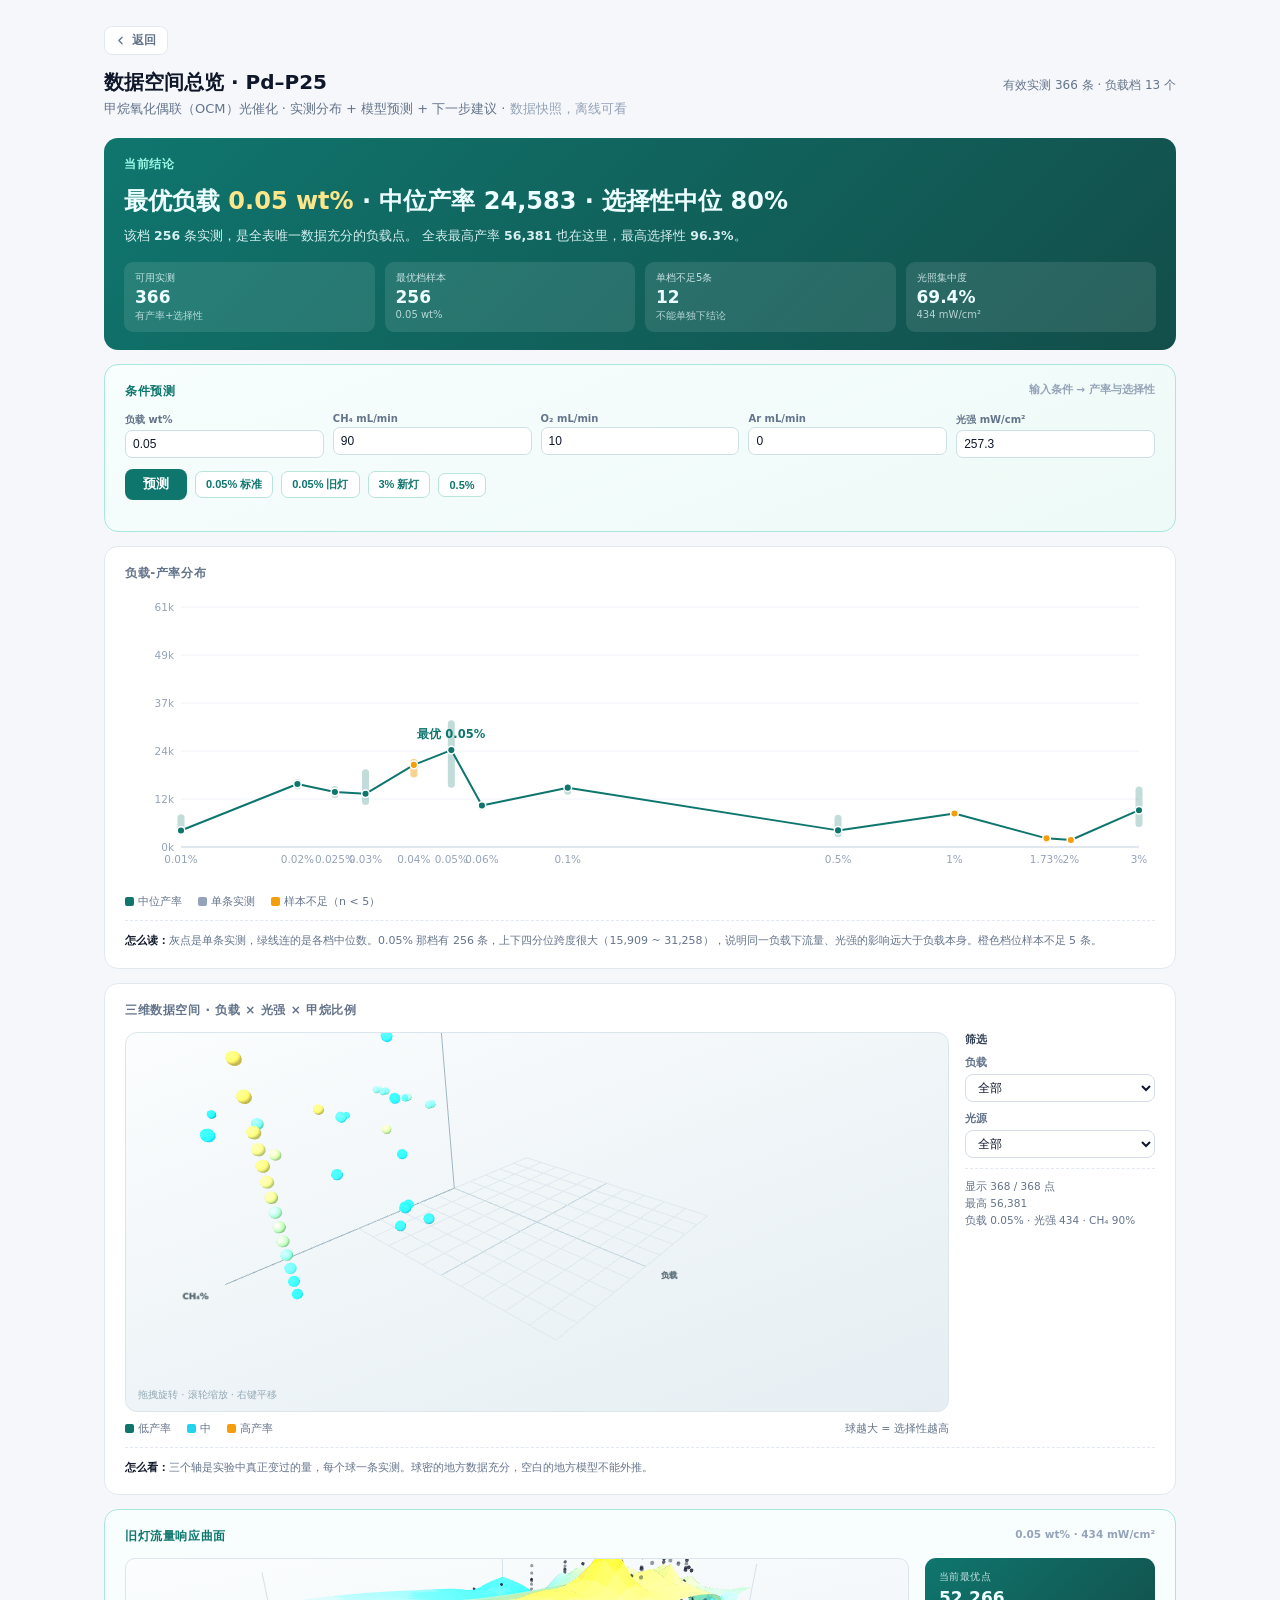
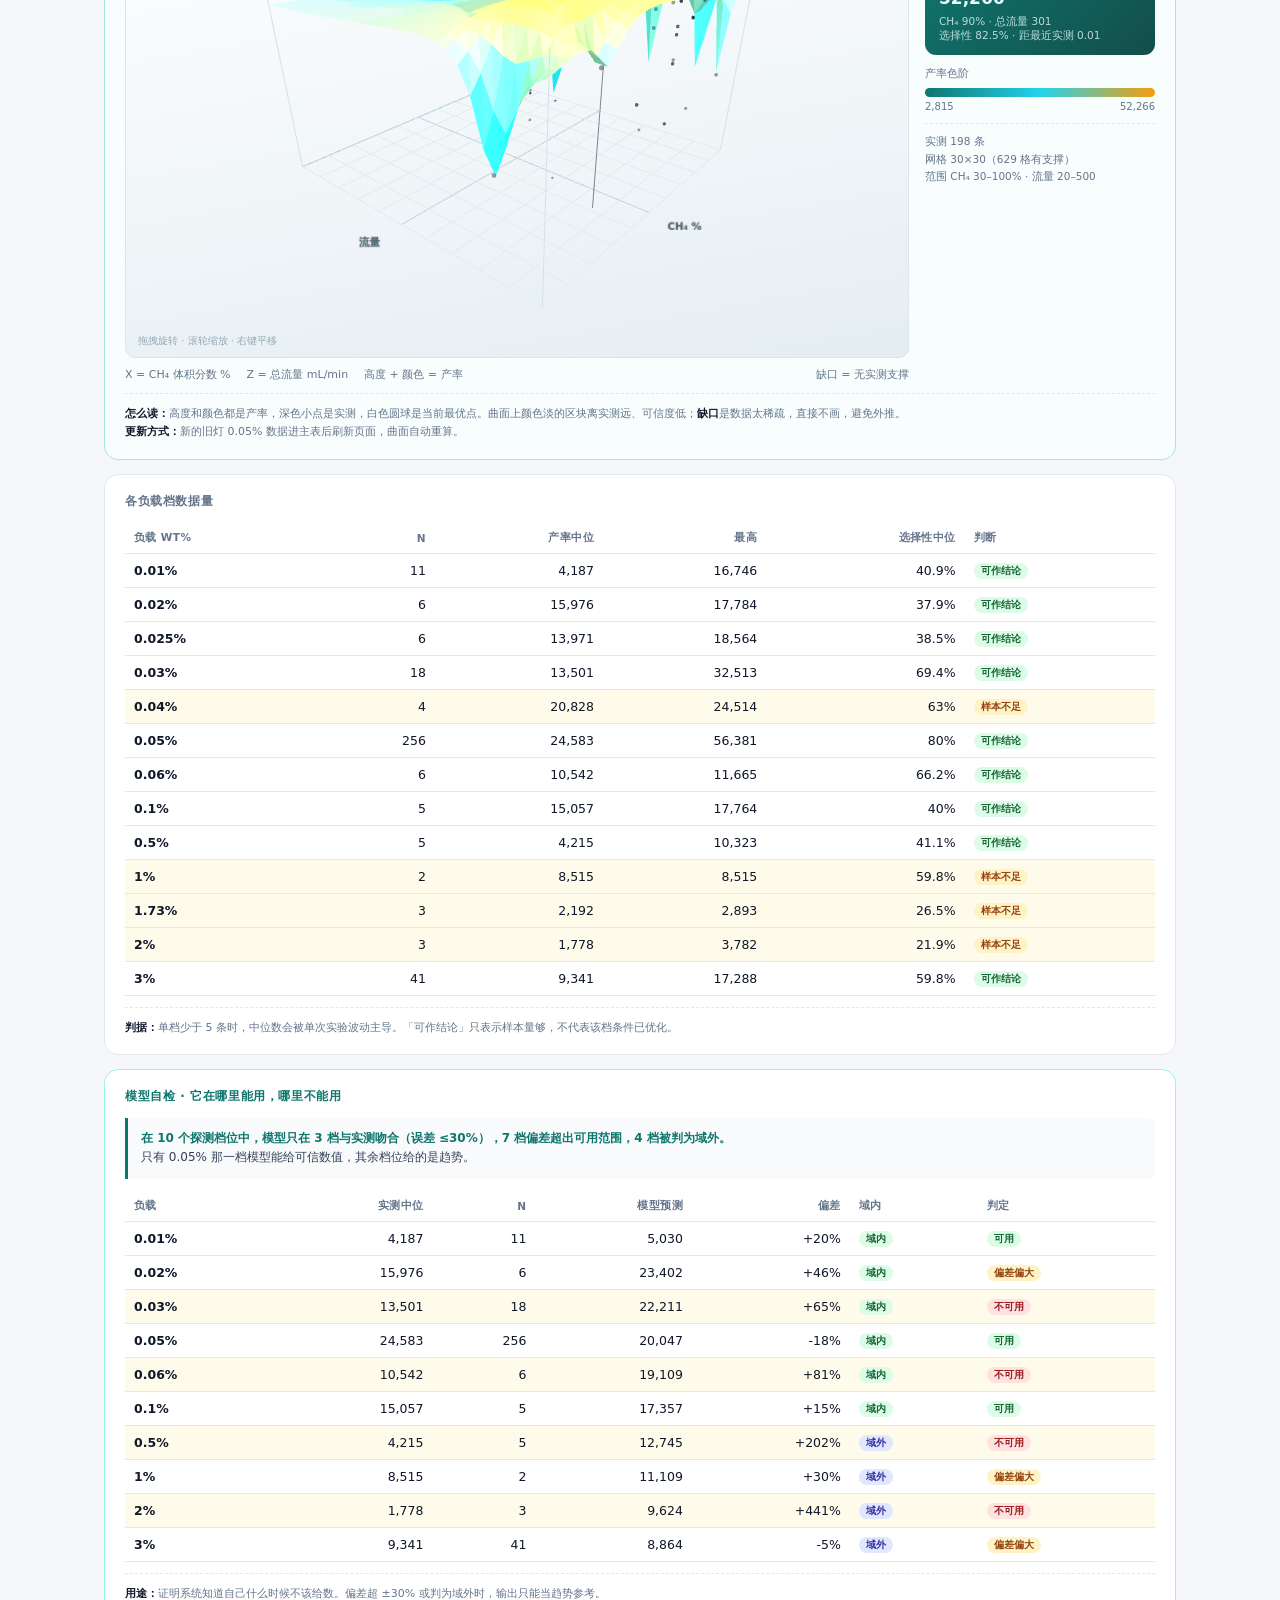
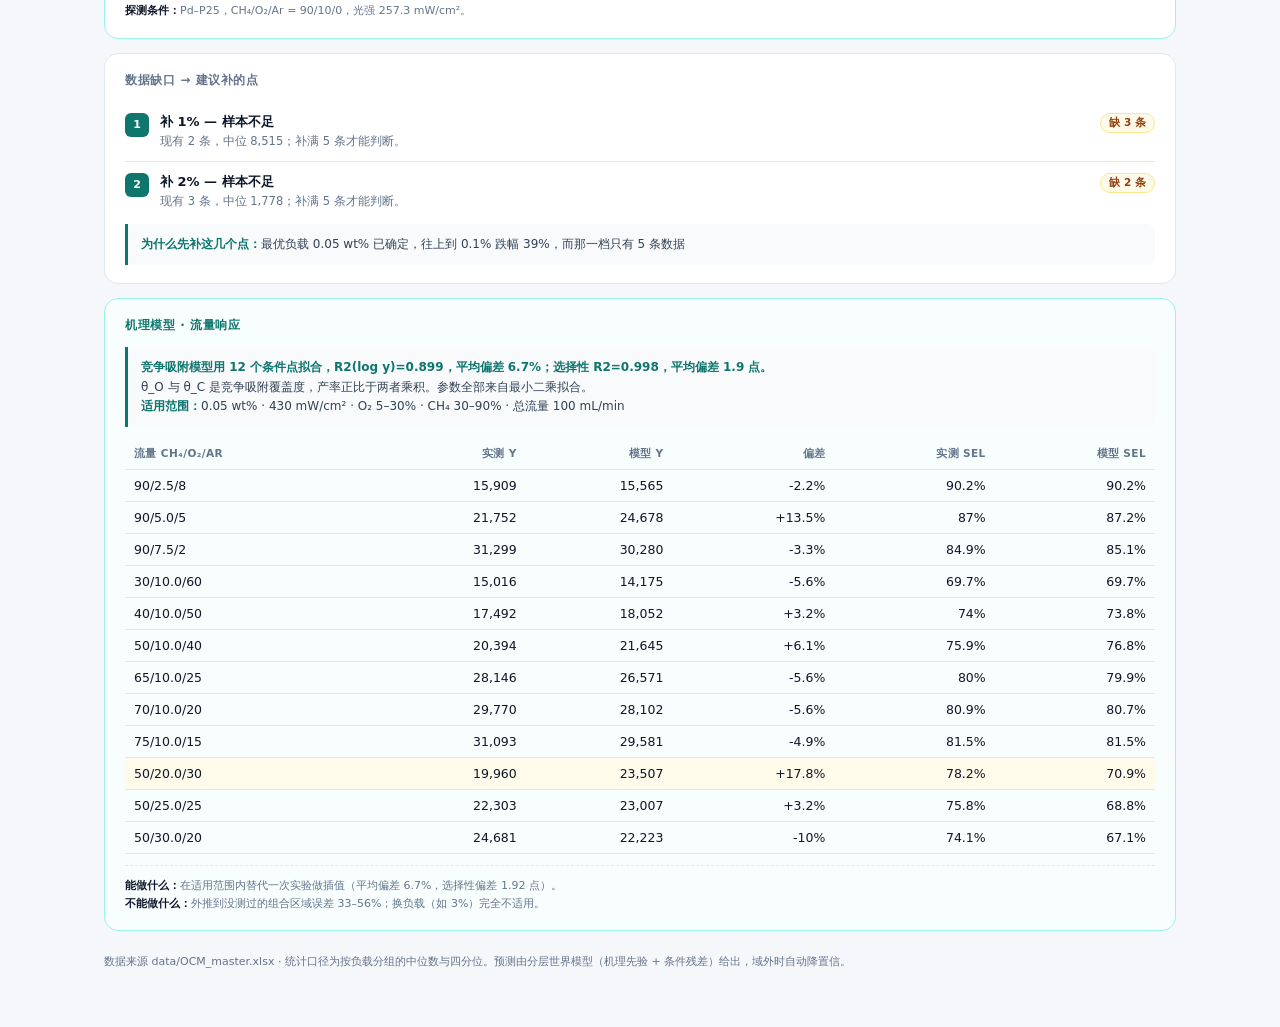
<file: wm_backend/static/20261122-lfl.html>
<!DOCTYPE html>
<html lang="zh">
<head>
<meta charset="utf-8">
<meta name="viewport" content="width=device-width, initial-scale=1">
<title>数据空间总览 · Pd–P25（独立版）</title>
<script src="assets/vendor/three.min.js"></script>
<script src="assets/vendor/OrbitControls.js"></script>
<style>
  :root{
    --bg:#f5f7fa; --card:#fff; --ink:#0f172a; --sub:#64748b; --line:#e2e8f0;
    --teal:#0f766e; --amber:#b45309; --red:#b91c1c; --blue:#1d4ed8;
  }
  *{box-sizing:border-box;}
  body{margin:0; background:var(--bg); color:var(--ink);
    font-family:ui-sans-serif,system-ui,-apple-system,"PingFang SC","Microsoft YaHei",sans-serif;
    -webkit-font-smoothing:antialiased;}
  .wrap{max-width:1120px; margin:0 auto; padding:26px 24px 56px;}

  header.top{display:flex; align-items:baseline; justify-content:space-between; gap:16px; margin-bottom:4px;}
  h1{font-size:20px; margin:0; font-weight:800;}
  .meta{font-size:12px; color:var(--sub);}
  .subline{font-size:13px; color:var(--sub); margin-bottom:20px;}

  .back{display:inline-flex; align-items:center; gap:5px; margin-bottom:14px;
    padding:5px 11px 5px 9px; border-radius:8px; border:1px solid var(--line);
    background:#fff; color:var(--sub); font-size:12px; font-weight:600;
    text-decoration:none; transition:all .15s ease;}
  .back:hover{border-color:#a7e8dd; color:var(--teal); background:#f7fefd;}
  .back svg{display:block;}

  .card{background:var(--card); border:1px solid var(--line); border-radius:14px; padding:18px 20px; margin-bottom:14px;}
  .card h2{font-size:12px; margin:0 0 13px; color:var(--sub); font-weight:700;
    letter-spacing:.6px; text-transform:uppercase;}
  .card h2 small{float:right; font-size:10.5px; font-weight:600; color:#94a3b8; letter-spacing:0; text-transform:none;}

  /* 结论 */
  .verdict{background:linear-gradient(135deg,#0f766e,#134e4a); color:#ecfeff; border:0;}
  .verdict h2{color:#99f6e4;}
  .verdict .big{font-size:24px; font-weight:800; line-height:1.3;}
  .verdict .big em{font-style:normal; color:#fde68a;}
  .verdict .why{margin-top:9px; font-size:12.5px; opacity:.9; line-height:1.6;}
  .kpis{display:grid; grid-template-columns:repeat(4,1fr); gap:10px; margin-top:16px;}
  .kpi{background:rgba(255,255,255,.1); border-radius:9px; padding:9px 11px;}
  .kpi .k{font-size:10px; opacity:.8;}
  .kpi .v{font-size:17px; font-weight:800; margin-top:2px;}
  .kpi .s{font-size:10px; opacity:.72; margin-top:2px;}

  /* 图 */
  canvas#chart{width:100%; height:290px; display:block;}
  .legend{display:flex; gap:16px; font-size:11px; color:var(--sub); margin-top:9px; flex-wrap:wrap;}
  .legend i{display:inline-block; width:9px; height:9px; border-radius:2px; margin-right:4px; vertical-align:-1px;}
  .note{font-size:11px; color:var(--sub); line-height:1.6; margin-top:11px;
    padding-top:11px; border-top:1px dashed var(--line);}
  .note b{color:var(--ink);}

  /* 三维 */
  .space-grid{display:flex; gap:16px; align-items:flex-start; flex-wrap:wrap;}
  .space-view{flex:1 1 560px; min-width:300px;}
  #space3d{width:100%; height:380px; border-radius:12px; overflow:hidden;
    background:linear-gradient(160deg,#fbfdfe 0%,#eef4f7 55%,#e6eef3 100%);
    border:1px solid #dbe6ec; position:relative;}
  .hint{position:absolute; left:12px; bottom:9px; font-size:10px; color:#93a9b5; pointer-events:none;}
  .space-side{flex:0 0 190px; min-width:170px;}
  .space-side label{display:flex; flex-direction:column; gap:4px; font-size:10.5px;
    color:var(--sub); font-weight:600; margin-bottom:10px;}
  .space-side select{border:1px solid #d7dde8; border-radius:8px; padding:5px 8px;
    font-size:12px; background:#fff; color:var(--ink);}
  .side-title{font-size:11px; font-weight:750; color:#334155; margin:0 0 9px;}
  .stat{border-top:1px dashed var(--line); padding-top:9px; margin-top:3px;
    font-size:10.5px; color:var(--sub); line-height:1.65;}

  /* 预测 */
  .predict{background:linear-gradient(160deg,#f7fefd 0%,#eefaf7 100%); border-color:#a7e8dd;}
  .predict h2{color:var(--teal);}
  .pred-grid{display:grid; grid-template-columns:repeat(5,1fr); gap:9px; margin-bottom:11px;}
  .pred-grid label{display:flex; flex-direction:column; gap:3px; font-size:10px;
    color:var(--sub); font-weight:600;}
  .pred-grid input,.pred-grid select{border:1px solid #cfdfe6; border-radius:7px;
    padding:6px 7px; font-size:12px; background:#fff; color:var(--ink); width:100%;}
  .pred-actions{display:flex; gap:8px; align-items:center; flex-wrap:wrap; margin-bottom:13px;}
  button.run{border:0; border-radius:8px; padding:7px 18px; cursor:pointer;
    background:var(--teal); color:#fff; font-weight:700; font-size:12.5px;}
  button.run:hover{background:#0d9488;}
  button.run:disabled{background:#9bb8b4; cursor:default;}
  button.preset{border:1px solid #b8e4dc; background:#fff; color:var(--teal);
    border-radius:7px; padding:5px 10px; cursor:pointer; font-size:11px; font-weight:650;}
  button.preset:hover{background:#ecfdf9;}

  .pred-out{display:none;}
  .pred-out.on{display:block;}
  .pred-row{display:grid; grid-template-columns:repeat(4,1fr); gap:10px;}
  .pbox{background:#fff; border:1px solid #d9ece7; border-radius:10px; padding:11px 12px;}
  .pbox .k{font-size:10px; color:var(--sub); font-weight:600;}
  .pbox .v{font-size:20px; font-weight:800; margin-top:3px; color:var(--teal);}
  .pbox .v small{font-size:11px; font-weight:600; color:#94a3b8;}
  .pbox .s{font-size:10px; color:#94a3b8; margin-top:3px; line-height:1.4;}
  .pbox.warn{border-color:#fde68a; background:#fffdf7;}
  .pbox.warn .v{color:var(--amber);}
  .pbox.bad{border-color:#fecaca; background:#fef7f7;}
  .pbox.bad .v{color:var(--red);}
  .pmsg{margin-top:11px; font-size:11.5px; line-height:1.65; padding:9px 11px;
    border-radius:9px; background:#fff; border:1px solid #d9ece7; color:#334155;}
  .pmsg.warn{background:#fffdf7; border-color:#fde68a; color:#92400e;}
  .pmsg.bad{background:#fef7f7; border-color:#fecaca; color:#991b1b;}

  /* 表格 */
  table{width:100%; border-collapse:collapse; font-size:12.5px;}
  th,td{padding:8px 9px; text-align:left; border-bottom:1px solid var(--line);}
  th{font-size:10.5px; color:var(--sub); font-weight:700; letter-spacing:.4px; text-transform:uppercase;}
  td.num{font-variant-numeric:tabular-nums; text-align:right;}
  tr.thin td{background:#fffbeb;}
  tr.empty td{background:#fef2f2;}
  .tag{display:inline-block; font-size:10px; font-weight:700; padding:1px 7px; border-radius:99px;}
  .tag.ok{background:#dcfce7; color:#166534;}
  .tag.thin{background:#fef3c7; color:#92400e;}
  .tag.empty{background:#fee2e2; color:#991b1b;}
  .tag.out{background:#e0e7ff; color:#3730a3;}
  .tag.mid{background:#fef3c7; color:#92400e;}
  .tag.bad{background:#fee2e2; color:#991b1b;}

  .gap{display:flex; align-items:flex-start; gap:11px; padding:11px 0; border-bottom:1px solid var(--line);}
  .gap:last-child{border-bottom:0; padding-bottom:0;}
  .gap .idx{flex:0 0 24px; height:24px; border-radius:6px; background:var(--teal); color:#fff;
    font-size:11px; font-weight:800; display:flex; align-items:center; justify-content:center;}
  .gap .body{flex:1;}
  .gap .t{font-size:13px; font-weight:700;}
  .gap .d{font-size:11.5px; color:var(--sub); margin-top:2px; line-height:1.5;}
  .gap .badge{flex:0 0 auto; font-size:10.5px; font-weight:700; padding:2px 8px; border-radius:99px;
    background:#fffbeb; color:#92400e; border:1px solid #fde68a;}
  .gap .badge.now{background:#fef2f2; color:#991b1b; border-color:#fecaca;}

  .rule{background:#f8fafc; border-left:3px solid var(--teal); padding:11px 13px;
    font-size:12px; line-height:1.6; color:#334155; border-radius:0 8px 8px 0;}
  .rule b{color:var(--teal);}
  .rule.warn{border-left-color:var(--amber); background:#fffdf7;}
  .rule.warn b{color:var(--amber);}

  .surf-grid{display:flex; gap:16px; align-items:flex-start; flex-wrap:wrap;}
  .surf-view{flex:1 1 520px; min-width:300px;}
  #surf{width:100%; height:400px; display:block; border-radius:10px;
    border:1px solid #dbe6ec; position:relative; overflow:hidden;
    background:linear-gradient(170deg,#fbfdfe 0%,#eef4f7 60%,#e4edf2 100%);}
  .surf-fallback{position:absolute;inset:0;display:flex;align-items:center;
    justify-content:center;text-align:center;padding:24px;color:#7b93a0;
    font-size:12px;line-height:1.85;}
  .surf-side{flex:0 0 230px; min-width:200px;}
  .best-box{background:linear-gradient(135deg,#0f766e,#134e4a); color:#ecfeff;
    border-radius:11px; padding:12px 14px; margin-bottom:12px;}
  .best-box .lb{font-size:10px; opacity:.8; letter-spacing:.4px;}
  .best-box .v{font-size:17px; font-weight:800; margin-top:3px; line-height:1.35;}
  .best-box .v small{font-size:11px; font-weight:600; opacity:.85;}
  .best-box .s{font-size:10.5px; opacity:.78; margin-top:5px;}
  .scale-bar{height:9px; border-radius:5px; margin:7px 0 4px;
    background:linear-gradient(90deg,#0f766e,#22d3ee,#f59e0b);}
  .scale-txt{display:flex; justify-content:space-between; font-size:10px; color:var(--sub);}

  footer{font-size:11px; color:var(--sub); margin-top:22px; line-height:1.65;}
  .err{padding:40px; text-align:center; color:var(--red); font-size:13px;}
  @media (max-width:900px){
    .pred-grid{grid-template-columns:repeat(3,1fr);}
    .pred-row{grid-template-columns:repeat(2,1fr);}
  }
  @media (max-width:820px){
    .kpis{grid-template-columns:repeat(2,1fr);}
    .verdict .big{font-size:20px;}
    .wrap{padding:18px 14px 40px;}
  }
</style>
</head>
<body>
<div class="wrap">

  <a class="back" href="overview_photo.html" title="返回光催化闭环总览">
    <svg width="13" height="13" viewBox="0 0 24 24" fill="none" stroke="currentColor"
         stroke-width="2.4" stroke-linecap="round" stroke-linejoin="round">
      <path d="M15 18l-6-6 6-6"/>
    </svg>
    <span>返回</span>
  </a>

  <header class="top">
    <h1>数据空间总览 · Pd–P25</h1>
    <div class="meta" id="meta">加载中…</div>
  </header>
  <div class="subline">甲烷氧化偶联（OCM）光催化 · 实测分布 + 模型预测 + 下一步建议 · <span style="color:#94a3b8">数据快照，离线可看</span></div>

  <!-- ① 当前结论 -->
  <div class="card verdict">
    <h2>当前结论</h2>
    <div class="big" id="verdictBig">—</div>
    <div class="why" id="verdictWhy"></div>
    <div class="kpis" id="kpis"></div>
  </div>

  <!-- ② 在线预测（核心） -->
  <div class="card predict">
    <h2>条件预测<small>输入条件 → 产率与选择性</small></h2>
    <div class="pred-grid">
      <label>负载 wt%<input id="pLoad" type="number" min="0.005" max="10" step="0.005" value="0.05"></label>
      <label>CH₄ mL/min<input id="pCh4" type="number" min="0" max="500" step="1" value="90"></label>
      <label>O₂ mL/min<input id="pO2" type="number" min="0" max="200" step="0.5" value="10"></label>
      <label>Ar mL/min<input id="pAr" type="number" min="0" max="200" step="1" value="0"></label>
      <label>光强 mW/cm²<input id="pLight" type="number" min="1" max="600" step="0.1" value="257.3"></label>
    </div>
    <div class="pred-actions">
      <button class="run" id="pRun">预测</button>
      <button class="preset" data-p="0.05,90,10,0,257.3">0.05% 标准</button>
      <button class="preset" data-p="0.05,90,10,0,433.9">0.05% 旧灯</button>
      <button class="preset" data-p="3,90,10,0,257.3">3% 新灯</button>
      <button class="preset" data-p="0.5,90,10,0,257.3">0.5%</button>
    </div>
    <div class="pred-out" id="pOut"></div>
  </div>

  <!-- ③ 负载-产率分布 -->
  <div class="card">
    <h2>负载-产率分布</h2>
    <canvas id="chart"></canvas>
    <div class="legend">
      <span><i style="background:#0f766e"></i>中位产率</span>
      <span><i style="background:#94a3b8"></i>单条实测</span>
      <span><i style="background:#f59e0b"></i>样本不足（n &lt; 5）</span>
    </div>
    <div class="note" id="chartNote"></div>
  </div>

  <!-- ④ 三维数据空间 -->
  <div class="card">
    <h2>三维数据空间 · 负载 × 光强 × 甲烷比例</h2>
    <div class="space-grid">
      <div class="space-view">
        <div id="space3d"><div class="hint">拖拽旋转 · 滚轮缩放 · 右键平移</div></div>
        <div class="legend" style="margin-top:9px;">
          <span><i style="background:#0f766e"></i>低产率</span>
          <span><i style="background:#22d3ee"></i>中</span>
          <span><i style="background:#f59e0b"></i>高产率</span>
          <span style="margin-left:auto;">球越大 = 选择性越高</span>
        </div>
      </div>
      <div class="space-side">
        <div class="side-title">筛选</div>
        <label>负载<select id="fLoad"></select></label>
        <label>光源<select id="fLamp"></select></label>
        <div class="stat" id="spaceStat">—</div>
      </div>
    </div>
    <div class="note">
      <b>怎么看：</b>三个轴是实验中真正变过的量，每个球一条实测。球密的地方数据充分，空白的地方模型不能外推。
    </div>
  </div>

  <!-- ④b 旧灯流量响应曲面 -->
  <div class="card" style="border-color:#a7e8dd; background:#f7fefd;">
    <h2 style="color:#0f766e;">旧灯流量响应曲面<small>0.05 wt% · 434 mW/cm²</small></h2>
    <div class="surf-grid">
      <div class="surf-view">
        <div id="surf"><div class="hint">拖拽旋转 · 滚轮缩放 · 右键平移</div></div>
        <div class="legend" style="margin-top:9px;">
          <span>X = CH₄ 体积分数 %</span>
          <span>Z = 总流量 mL/min</span>
          <span>高度 + 颜色 = 产率</span>
          <span style="margin-left:auto;">缺口 = 无实测支撑</span>
        </div>
      </div>
      <div class="surf-side">
        <div class="best-box" id="bestBox">
          <div class="lb">当前最优点</div>
          <div class="v">—</div>
        </div>
        <div style="font-size:10.5px;color:var(--sub);margin-bottom:4px;">产率色阶</div>
        <div class="scale-bar"></div>
        <div class="scale-txt"><span id="scMin">—</span><span id="scMax">—</span></div>
        <div class="stat" id="surfStat" style="margin-top:11px;">—</div>
      </div>
    </div>
    <div class="note" id="surfNote"></div>
  </div>

  <!-- ⑤ 各负载档数据量 -->
  <div class="card">
    <h2>各负载档数据量</h2>
    <table>
      <thead><tr>
        <th>负载 wt%</th><th style="text-align:right">n</th>
        <th style="text-align:right">产率中位</th><th style="text-align:right">最高</th>
        <th style="text-align:right">选择性中位</th><th>判断</th>
      </tr></thead>
      <tbody id="tbody"></tbody>
    </table>
    <div class="note">
      <b>判据：</b>单档少于 5 条时，中位数会被单次实验波动主导。「可作结论」只表示样本量够，不代表该档条件已优化。
    </div>
  </div>

  <!-- ⑥ 模型自检 -->
  <div class="card" style="border-color:#99f6e4;">
    <h2 style="color:#0f766e;">模型自检 · 它在哪里能用，哪里不能用</h2>
    <div id="checkIntro" class="rule" style="margin-bottom:12px;"></div>
    <table>
      <thead><tr>
        <th>负载</th><th style="text-align:right">实测中位</th><th style="text-align:right">n</th>
        <th style="text-align:right">模型预测</th><th style="text-align:right">偏差</th>
        <th>域内</th><th>判定</th>
      </tr></thead>
      <tbody id="checkBody"></tbody>
    </table>
    <div class="note">
      <b>用途：</b>证明系统知道自己什么时候不该给数。偏差超 ±30% 或判为域外时，输出只能当趋势参考。
      <br><b>探测条件：</b>Pd–P25，CH₄/O₂/Ar = 90/10/0，光强 257.3 mW/cm²。
    </div>
  </div>

  <!-- ⑦ 数据缺口 -->
  <div class="card">
    <h2>数据缺口 → 建议补的点</h2>
    <div id="gaps"></div>
    <div class="rule" id="rule" style="margin-top:14px;"></div>
  </div>

  <!-- ⑧ 机理模型 -->
  <div class="card" style="border-color:#99f6e4; background:#f7fefd;">
    <h2 style="color:#0f766e;">机理模型 · 流量响应</h2>
    <div id="flowIntro" class="rule" style="margin-bottom:12px;"></div>
    <table>
      <thead><tr>
        <th>流量 CH₄/O₂/Ar</th><th style="text-align:right">实测 y</th><th style="text-align:right">模型 y</th>
        <th style="text-align:right">偏差</th><th style="text-align:right">实测 sel</th><th style="text-align:right">模型 sel</th>
      </tr></thead>
      <tbody id="flowBody"></tbody>
    </table>
    <div class="note" id="flowNote"></div>
  </div>

  <footer id="foot"></footer>
</div>

<script>
(function(){
  var DATA=null;

  function fmt(v,d){
    if(v===null||v===undefined||isNaN(v)) return '—';
    return Number(v).toLocaleString('zh-CN',
      {maximumFractionDigits:d===undefined?0:d, minimumFractionDigits:0});
  }
  function esc(s){
    return String(s==null?'':s).replace(/[&<>"']/g,function(c){
      return {'&':'&amp;','<':'&lt;','>':'&gt;','"':'&quot;',"'":'&#39;'}[c];});
  }
  function loadLabel(v){ return (v===null||v===undefined)?'—':(v+'%'); }

  /* ================= ① 结论 ================= */
  function renderVerdict(){
    var p=DATA.peak, b=DATA.best;
    if(!p){ document.getElementById('verdictBig').textContent='数据不足'; return; }
    document.getElementById('verdictBig').innerHTML =
      '最优负载 <em>'+p.load+' wt%</em> · 中位产率 '+fmt(p.median)+
      ' · 选择性中位 '+fmt(p.sel_median,1)+'%';

    var t=['该档 <b>'+p.n+'</b> 条实测，是全表唯一数据充分的负载点。'];
    if(b && b.y>p.median){
      t.push('全表最高产率 <b>'+fmt(b.y)+'</b> 也在这里'+
        (b.top_sel?'，最高选择性 <b>'+fmt(b.top_sel,1)+'%</b>':'')+'。');
    }
    document.getElementById('verdictWhy').innerHTML=t.join(' ');

    document.getElementById('kpis').innerHTML=[
      {k:'可用实测',v:fmt(DATA.n_total),s:'有产率+选择性'},
      {k:'最优档样本',v:fmt(p.n),s:p.load+' wt%'},
      {k:'单档不足5条',v:fmt(DATA.n_thin),s:'不能单独下结论'},
      {k:'光照集中度',v:DATA.light.share_pct!==null?fmt(DATA.light.share_pct,1)+'%':'—',
       s:DATA.light.top_lpd?DATA.light.top_lpd+' mW/cm²':'—'}
    ].map(function(x){
      return '<div class="kpi"><div class="k">'+x.k+'</div><div class="v">'+x.v+
             '</div><div class="s">'+x.s+'</div></div>';
    }).join('');
  }

  /* ================= ② 在线预测 ================= */
  function runPredict(){
    var btn=document.getElementById('pRun');
    var out=document.getElementById('pOut');
    var body={
      loading: parseFloat(document.getElementById('pLoad').value)||0.05,
      ch4: parseFloat(document.getElementById('pCh4').value)||0,
      o2: parseFloat(document.getElementById('pO2').value)||0,
      ar: parseFloat(document.getElementById('pAr').value)||0,
      light: parseFloat(document.getElementById('pLight').value)||257.3,
      light_unit: 'lpd'
    };
    btn.disabled=true; btn.textContent='计算中…';
    out.classList.remove('on');
    out.innerHTML='';

    Promise.resolve({"ok": true, "y": 20047.1, "sel": 74.88, "unc": 6348.4, "y_lo": 13698.8, "y_hi": 26395.5, "in_domain": true, "domain": {"d_min": 0.4849}, "prior": {"y": 21140.4}, "residual_blend": 0.298})
      .then(function(j){
        btn.disabled=false; btn.textContent='预测';
        if(!j || !j.ok){
          out.classList.add('on');
          out.innerHTML='<div class="pmsg bad">预测失败：'+esc((j&&j.error)||'未知错误')+'</div>';
          return;
        }
        renderPredict(j, body);
      })
      .catch(function(e){
        btn.disabled=false; btn.textContent='预测';
        out.classList.add('on');
        out.innerHTML='<div class="pmsg bad">请求失败：'+esc(e.message)+'</div>';
      });
  }

  function renderPredict(j, body){
    var out=document.getElementById('pOut');
    var dom=j.domain||{};
    var inDomain=j.in_domain!==false;
    var dmin=dom.d_min!==undefined?dom.d_min:null;

    var tone = !inDomain ? 'bad' : (dmin!==null && dmin>1.2 ? 'warn' : '');
    var selTone = j.sel>=60 ? '' : 'warn';

    var html='<div class="pred-row">'+
      '<div class="pbox '+tone+'"><div class="k">产率</div>'+
        '<div class="v">'+fmt(j.y)+'<small> ±'+fmt(j.unc)+'</small></div>'+
        '<div class="s">区间 '+fmt(j.y_lo)+' – '+fmt(j.y_hi)+'</div></div>'+
      '<div class="pbox '+selTone+'"><div class="k">C₂⁺ 选择性</div>'+
        '<div class="v">'+fmt(j.sel,1)+'%</div>'+
        '<div class="s">'+(j.sel>=60?'过 60% 门槛':'低于 60% 门槛')+'</div></div>'+
      '<div class="pbox '+tone+'"><div class="k">可信度</div>'+
        '<div class="v" style="font-size:16px">'+(inDomain?'域内':'域外')+'</div>'+
        '<div class="s">'+(dmin!==null?('最近实测距离 '+fmt(dmin,2)):'')+'</div></div>'+
      '<div class="pbox"><div class="k">机理先验</div>'+
        '<div class="v" style="font-size:16px">'+(j.prior?fmt(j.prior.y):'—')+'</div>'+
        '<div class="s">残差权重 '+fmt(j.residual_blend,2)+'</div></div>'+
      '</div>';

    var msg, cls='pmsg';
    if(!inDomain){
      cls='pmsg bad';
      msg='<b>这个条件超出训练范围。</b>最近实测距离 '+(dmin!==null?fmt(dmin,2):'—')+
        '，'+(dmin!==null&&dmin>1.2?'离得很远':'已出凸包')+
        '。上面的数字只能当趋势参考，要做它请先补邻近实验。';
    } else if(dmin!==null && dmin>0.6){
      cls='pmsg warn';
      msg='<b>在域内但离实测偏远。</b>距离 '+fmt(dmin,2)+
        '，区间宽度 ±'+fmt(j.unc)+'，建议先做一次验证再放大。';
    } else {
      msg='<b>这个条件有邻近实测支撑。</b>距离 '+(dmin!==null?fmt(dmin,2):'—')+
        '，预测区间 ±'+fmt(j.unc)+'，可以直接排实验。';
    }
    if(j.sel!==undefined && j.sel<60){
      msg+=' <b>注意：</b>选择性只有 '+fmt(j.sel,1)+'%，低于 60% 硬门槛，产物会大量走向 COₓ。';
    }
    html+='<div class="'+cls+'">'+msg+'</div>';

    out.innerHTML=html;
    out.classList.add('on');
  }

  function bindPredict(){
    document.getElementById('pRun').addEventListener('click',runPredict);
    Array.prototype.forEach.call(document.querySelectorAll('.preset'),function(b){
      b.addEventListener('click',function(){
        var v=b.getAttribute('data-p').split(',');
        document.getElementById('pLoad').value=v[0];
        document.getElementById('pCh4').value=v[1];
        document.getElementById('pO2').value=v[2];
        document.getElementById('pAr').value=v[3];
        document.getElementById('pLight').value=v[4];
        runPredict();
      });
    });
  }

  /* ================= ③ 二维散点 ================= */
  function drawChart(){
    var cv=document.getElementById('chart');
    var dpr=window.devicePixelRatio||1;
    var W=cv.clientWidth, H=cv.clientHeight||290;
    cv.width=W*dpr; cv.height=H*dpr;
    var g=cv.getContext('2d');
    g.setTransform(dpr,0,0,dpr,0,0);
    g.clearRect(0,0,W,H);

    var pad={l:56,r:16,t:12,b:38};
    var iw=W-pad.l-pad.r, ih=H-pad.t-pad.b;
    var loads=DATA.curve.map(function(c){return c.load;});
    var minL=Math.log10(Math.min.apply(null,loads));
    var maxL=Math.log10(Math.max.apply(null,loads));
    if(maxL-minL<0.5) maxL=minL+0.5;

    var allY=[];
    DATA.curve.forEach(function(c){ allY.push(c.q25,c.q75,c.max,c.median); });
    var maxY=Math.max.apply(null,allY)*1.08;

    var X=function(l){ return pad.l+((Math.log10(l)-minL)/(maxL-minL))*iw; };
    var Y=function(v){ return pad.t+ih-(v/maxY)*ih; };

    g.strokeStyle='#eef2f7'; g.lineWidth=1;
    for(var i=0;i<=5;i++){
      var yv=maxY*i/5, yy=Y(yv);
      g.beginPath(); g.moveTo(pad.l,yy); g.lineTo(W-pad.r,yy); g.stroke();
      g.fillStyle='#94a3b8'; g.font='10.5px ui-sans-serif,system-ui'; g.textAlign='right';
      g.fillText(fmt(yv/1000)+'k', pad.l-7, yy+4);
    }
    g.textAlign='center';
    DATA.curve.forEach(function(c){
      g.fillStyle='#94a3b8'; g.font='10.5px ui-sans-serif,system-ui';
      g.fillText(c.load+'%', X(c.load), H-pad.b+16);
    });
    g.strokeStyle='#cbd5e1'; g.beginPath();
    g.moveTo(pad.l,pad.t+ih); g.lineTo(W-pad.r,pad.t+ih); g.stroke();

    DATA.curve.forEach(function(c){
      if(c.n<2) return;
      var x=X(c.load);
      g.strokeStyle=c.thin?'rgba(245,158,11,.45)':'rgba(15,118,110,.26)';
      g.lineWidth=7; g.lineCap='round';
      g.beginPath(); g.moveTo(x,Y(c.q25)); g.lineTo(x,Y(c.q75)); g.stroke();
    });

    g.strokeStyle='#0f766e'; g.lineWidth=2; g.lineJoin='round';
    g.beginPath();
    DATA.curve.forEach(function(c,i){
      var x=X(c.load), y=Y(c.median);
      if(i===0) g.moveTo(x,y); else g.lineTo(x,y);
    });
    g.stroke();

    DATA.curve.forEach(function(c){
      var x=X(c.load), y=Y(c.median);
      g.beginPath(); g.arc(x,y,3.8,0,Math.PI*2);
      g.fillStyle=c.thin?'#f59e0b':'#0f766e'; g.fill();
      g.strokeStyle='#fff'; g.lineWidth=1.5; g.stroke();
    });

    var pk=DATA.peak;
    if(pk){
      var px=X(pk.load), py=Y(pk.median);
      g.fillStyle='#0f766e'; g.font='700 11.5px ui-sans-serif,system-ui'; g.textAlign='center';
      var lb='最优 '+pk.load+'%';
      var tw=g.measureText(lb).width;
      var bx=Math.min(Math.max(px,pad.l+tw/2+6),W-pad.r-tw/2-6);
      g.fillText(lb,bx,py-12);
    }
  }

  /* ================= ④ 三维 ================= */
  var S={scene:null,cam:null,rd:null,ctrl:null,group:null};

  function colorOf(t){
    var c1=new THREE.Color(0x0f766e), c2=new THREE.Color(0x22d3ee), c3=new THREE.Color(0xf59e0b);
    var c=new THREE.Color();
    if(t<0.6) c.copy(c1).lerp(c2,t/0.6);
    else c.copy(c2).lerp(c3,(t-0.6)/0.4);
    return c;
  }
  function webglOK(){
    try{ var c=document.createElement('canvas');
      return !!(window.WebGLRenderingContext&&(c.getContext('webgl')||c.getContext('experimental-webgl')));
    }catch(e){ return false; }
  }
  function fallback(msg){
    var h=document.getElementById('space3d');
    if(!h) return;
    h.innerHTML='<div style="position:absolute;inset:0;display:flex;align-items:center;'+
      'justify-content:center;text-align:center;padding:30px;color:#7b93a0;font-size:12px;line-height:1.9">'+
      '<div><div style="color:#0f766e;font-weight:700;font-size:13px;margin-bottom:6px">三维视图需要 WebGL</div>'+
      esc(msg||'请用 Chrome / Edge 打开，或开启显卡加速。')+'</div></div>';
  }

  function initSpace(){
    if(S.rd) return true;
    var host=document.getElementById('space3d');
    if(!host) return false;
    if(typeof THREE==='undefined'){ fallback('Three.js 未加载。'); return false; }
    if(!webglOK()){ fallback(); return false; }
    var W=host.clientWidth, H=host.clientHeight;
    if(!W||!H) return false;

    var scene=new THREE.Scene();
    scene.background=null;
    var cam=new THREE.PerspectiveCamera(40,W/H,0.1,500);
    cam.position.set(12,10,14);
    var rd;
    try{ rd=new THREE.WebGLRenderer({antialias:true,alpha:true}); }
    catch(e){ fallback('WebGL 初始化失败：'+e.message); return false; }
    rd.setPixelRatio(Math.min(window.devicePixelRatio||1,2));
    rd.setSize(W,H);
    rd.setClearColor(0x000000,0);
    host.appendChild(rd.domElement);
    rd.domElement.style.display='block';

    scene.add(new THREE.HemisphereLight(0xffffff,0xdfeaf0,1.05));
    var d1=new THREE.DirectionalLight(0xffffff,0.75); d1.position.set(7,12,9); scene.add(d1);
    var d2=new THREE.DirectionalLight(0x8fd8e8,0.35); d2.position.set(-8,-3,-7); scene.add(d2);

    var ctrl=null;
    if(THREE.OrbitControls){
      ctrl=new THREE.OrbitControls(cam,rd.domElement);
      ctrl.enableDamping=true; ctrl.dampingFactor=.08;
      ctrl.rotateSpeed=.6; ctrl.zoomSpeed=.8;
      ctrl.minDistance=8; ctrl.maxDistance=42;
    }
    scene.add(makeAxes());
    S.scene=scene; S.cam=cam; S.rd=rd; S.ctrl=ctrl;
    S.group=new THREE.Group(); scene.add(S.group);
    (function loop(){ requestAnimationFrame(loop);
      if(ctrl) ctrl.update(); rd.render(scene,cam); })();
    return true;
  }

  function makeAxes(){
    var g=new THREE.Group(), L=10, h=L/2;
    var lm=new THREE.LineBasicMaterial({color:0x9fb6c2});
    [[[h,0,0],[-h,0,0]],[[-h,0,0],[-h,L,0]],[[-h,0,0],[-h,0,L]]].forEach(function(s){
      var geo=new THREE.BufferGeometry().setFromPoints([
        new THREE.Vector3(s[0][0],s[0][1],s[0][2]),
        new THREE.Vector3(s[1][0],s[1][1],s[1][2])]);
      g.add(new THREE.Line(geo,lm));
    });
    var grid=new THREE.GridHelper(L,10,0xc3d5de,0xdfe9ef);
    g.add(grid);
    g.add(label('负载',new THREE.Vector3(h+0.9,0,0)));
    g.add(label('光强',new THREE.Vector3(-h-0.9,L+0.5,0)));
    g.add(label('CH₄%',new THREE.Vector3(-h,0,L+0.9)));
    return g;
  }

  function label(text,pos){
    var cv=document.createElement('canvas');
    cv.width=256; cv.height=64;
    var c=cv.getContext('2d');
    c.font='bold 32px ui-sans-serif,system-ui';
    c.fillStyle='#4a6572'; c.textAlign='center'; c.textBaseline='middle';
    c.fillText(text,128,32);
    var sp=new THREE.Sprite(new THREE.SpriteMaterial(
      {map:new THREE.CanvasTexture(cv),transparent:true,depthWrite:false}));
    sp.position.copy(pos); sp.scale.set(2.2,.55,1);
    return sp;
  }

  function toXYZ(p,ax){
    var lx=Math.log10(Math.max(p.load,1e-4));
    var lo=Math.log10(Math.max(ax.x.min,1e-4)), hi=Math.log10(Math.max(ax.x.max,1e-4));
    var tx=(lx-lo)/Math.max(hi-lo,1e-6);
    var ty=(p.lpd-ax.y.min)/Math.max(ax.y.max-ax.y.min,1e-6);
    var tz=(p.x_ch4-ax.z.min)/Math.max(ax.z.max-ax.z.min,1e-6);
    return new THREE.Vector3(-5+tx*10, ty*9+0.35, tz*10);
  }

  function renderSpace(){
    var D=window.__SPACE;
    if(!D||!D.ok) return;
    if(!initSpace()) return;
    var ax=D.axes;
    var fL=document.getElementById('fLoad').value;
    var fP=document.getElementById('fLamp').value;

    var kept=D.points.filter(function(p){
      if(fL!=='all'&&String(p.load)!==fL) return false;
      if(fP!=='all'&&String(p.lamp||'')!==fP) return false;
      return true;
    });

    var g=S.group;
    while(g.children.length){
      var c=g.children.pop();
      if(c.geometry) c.geometry.dispose();
      if(c.material) c.material.dispose();
    }
    var lo=Math.log10(Math.max(ax.color.min,1)), hi=Math.log10(Math.max(ax.color.max,1));
    kept.forEach(function(p){
      var v=toXYZ(p,ax);
      var t=(Math.log10(Math.max(p.y,1))-lo)/Math.max(hi-lo,1e-6);
      var size=.07+((p.sel===null?60:p.sel)/100)*.13;
      var col=colorOf(t);
      var m=new THREE.Mesh(
        new THREE.SphereGeometry(size,12,10),
        new THREE.MeshStandardMaterial({
          color:col, emissive:col, emissiveIntensity:.14,
          metalness:.05, roughness:.55, transparent:true, opacity:.88}));
      m.position.copy(v);
      g.add(m);
    });

    var peak=kept.reduce(function(a,b){ return (b.y>(a?a.y:0))?b:a; },null);
    document.getElementById('spaceStat').innerHTML=
      '显示 '+kept.length+' / '+D.n+' 点'+
      (peak?('<br>最高 '+fmt(peak.y)+'<br>负载 '+peak.load+'% · 光强 '+fmt(peak.lpd)+
             ' · CH₄ '+fmt(peak.x_ch4,0)+'%'):'');
  }

  function bootSpace(){
    var D=window.__SPACE;
    if(!D||!D.ok){ fallback('数据空间未加载。'); return; }
    var loads=['all'].concat(Array.from(new Set(D.points.map(function(p){return String(p.load);})))
      .sort(function(a,b){return +a-+b;}));
    document.getElementById('fLoad').innerHTML=loads.map(function(v){
      return '<option value="'+v+'">'+(v==='all'?'全部':v+' wt%')+'</option>';}).join('');
    var lamps=['all'].concat(Array.from(new Set(D.points.map(function(p){return p.lamp||'';})))
      .filter(Boolean));
    document.getElementById('fLamp').innerHTML=lamps.map(function(v){
      return '<option value="'+esc(v)+'">'+(v==='all'?'全部':esc(v))+'</option>';}).join('');
    ['fLoad','fLamp'].forEach(function(id){
      document.getElementById(id).addEventListener('change',renderSpace);});
    renderSpace();
  }

  /* ================= ④b 旧灯曲面（三维） ================= */
  var SF={scene:null,cam:null,rd:null,ctrl:null,group:null};

  function surfColor(t){
    var c1=new THREE.Color(0x0f766e), c2=new THREE.Color(0x22d3ee), c3=new THREE.Color(0xf59e0b);
    var c=new THREE.Color();
    if(t<0.55) c.copy(c1).lerp(c2,t/0.55);
    else c.copy(c2).lerp(c3,(t-0.55)/0.45);
    return c;
  }

  function surfFallback(msg){
    var h=document.getElementById('surf');
    if(!h) return;
    h.innerHTML='<div class="surf-fallback"><div><div style="color:#0f766e;'+
      'font-weight:700;font-size:13px;margin-bottom:6px">三维曲面需要 WebGL</div>'+
      esc(msg||'请用 Chrome / Edge 打开，或开启显卡加速。')+'</div></div>';
  }

  function initSurf(){
    if(SF.rd) return true;
    var host=document.getElementById('surf');
    if(!host) return false;
    if(typeof THREE==='undefined'){ surfFallback('Three.js 未加载。'); return false; }
    if(!webglOK()){ surfFallback(); return false; }
    var W=host.clientWidth, H=host.clientHeight;
    if(!W||!H) return false;

    var scene=new THREE.Scene();
    var cam=new THREE.PerspectiveCamera(38,W/H,0.1,800);
    cam.position.set(11,9.5,13);
    var rd;
    try{ rd=new THREE.WebGLRenderer({antialias:true,alpha:true}); }
    catch(e){ surfFallback('WebGL 初始化失败：'+e.message); return false; }
    rd.setPixelRatio(Math.min(window.devicePixelRatio||1,2));
    rd.setSize(W,H);
    rd.setClearColor(0x000000,0);
    host.appendChild(rd.domElement);
    rd.domElement.style.display='block';

    scene.add(new THREE.HemisphereLight(0xffffff,0xe2edf2,1.15));
    var d1=new THREE.DirectionalLight(0xffffff,0.8); d1.position.set(8,14,9); scene.add(d1);
    var d2=new THREE.DirectionalLight(0x9fe3ef,0.32); d2.position.set(-9,-5,-8); scene.add(d2);

    var ctrl=null;
    if(THREE.OrbitControls){
      ctrl=new THREE.OrbitControls(cam,rd.domElement);
      ctrl.enableDamping=true; ctrl.dampingFactor=.08;
      ctrl.rotateSpeed=.6; ctrl.zoomSpeed=.85;
      ctrl.minDistance=10; ctrl.maxDistance=46;
    }
    SF.scene=scene; SF.cam=cam; SF.rd=rd; SF.ctrl=ctrl;
    SF.group=new THREE.Group(); scene.add(SF.group);
    (function loop(){ requestAnimationFrame(loop);
      if(ctrl) ctrl.update(); rd.render(scene,cam); })();
    return true;
  }

  function surfAxes(){
    var g=new THREE.Group(), L=10, h=L/2;
    // 底面框架
    var frame=[[[-h,0,-h],[h,0,-h]],[[h,0,-h],[h,0,h]],[[h,0,h],[-h,0,h]],[[-h,0,h],[-h,0,-h]]];
    var fm=new THREE.LineBasicMaterial({color:0xb9cdd6});
    frame.forEach(function(s){
      g.add(new THREE.Line(new THREE.BufferGeometry().setFromPoints([
        new THREE.Vector3(s[0][0],s[0][1],s[0][2]),
        new THREE.Vector3(s[1][0],s[1][1],s[1][2])]), fm));
    });
    var grid=new THREE.GridHelper(L,10,0xc3d5de,0xe2ecf1);
    g.add(grid);
    // 侧框
    var vf=new THREE.LineBasicMaterial({color:0xd3e2e9});
    [[[-h,0,-h],[-h,L*0.62,-h]],[[-h,0,h],[-h,L*0.62,h]],
     [[h,0,-h],[h,L*0.62,-h]],[[h,0,h],[h,L*0.62,h]]].forEach(function(s){
      g.add(new THREE.Line(new THREE.BufferGeometry().setFromPoints([
        new THREE.Vector3(s[0][0],s[0][1],s[0][2]),
        new THREE.Vector3(s[1][0],s[1][1],s[1][2])]), vf));
    });
    g.add(sLabel('CH₄ %',new THREE.Vector3(h+1.1,0,0)));
    g.add(sLabel('流量',new THREE.Vector3(0,0,h+1.1)));
    g.add(sLabel('产率',new THREE.Vector3(-h-1.1,L*0.62,0)));
    return g;
  }

  function sLabel(text,pos){
    var cv=document.createElement('canvas');
    cv.width=256; cv.height=64;
    var c=cv.getContext('2d');
    c.font='bold 30px ui-sans-serif,system-ui';
    c.fillStyle='#4a6572'; c.textAlign='center'; c.textBaseline='middle';
    c.fillText(text,128,32);
    var sp=new THREE.Sprite(new THREE.SpriteMaterial(
      {map:new THREE.CanvasTexture(cv),transparent:true,depthWrite:false}));
    sp.position.copy(pos); sp.scale.set(2.4,.6,1);
    return sp;
  }

  function drawSurface(){
    var D=window.__SURF;
    if(!D||!D.ok){ surfFallback('曲面数据不可用。'); return; }
    if(!initSurf()) return;

    var d=D.domain, n=D.grid;
    var xlo=d.x[0], xhi=d.x[1], qlo=d.q[0], qhi=d.q[1];
    var ys=D.cells.map(function(c){return c.y;});
    var ymin=Math.min.apply(null,ys), ymax=Math.max.apply(null,ys);
    var lmin=Math.log10(Math.max(ymin,1)), lmax=Math.log10(Math.max(ymax,1));

    var g=SF.group;
    while(g.children.length){
      var c=g.children.pop();
      if(c.geometry) c.geometry.dispose();
      if(c.material){ if(c.material.map) c.material.map.dispose(); c.material.dispose(); }
    }
    g.add(surfAxes());

    var HMAX=7.2;
    var step=10.0/(n-1);
    var map={};
    D.cells.forEach(function(c){
      var i=Math.round((c.x-xlo)/Math.max(xhi-xlo,1e-6)*(n-1));
      var j=Math.round((c.q-qlo)/Math.max(qhi-qlo,1e-6)*(n-1));
      map[i+'_'+j]=c;
    });
    var pos=function(i,j){
      return new THREE.Vector3(-5+i*step, 0, -5+j*step);
    };

    // 三角面片
    var geoms=[];
    for(var i=0;i<n-1;i++){
      for(var j=0;j<n-1;j++){
        var cs=[map[i+'_'+j],map[(i+1)+'_'+j],map[(i+1)+'_'+(j+1)],map[i+'_'+(j+1)]];
        if(cs.some(function(x){return !x;})) continue;
        var dmax=Math.max.apply(null,cs.map(function(x){return x.d;}));
        if(dmax>0.72) continue;   // 太稀疏不画
        var op = dmax<=0.22 ? 1.0 : (dmax<=0.45 ? 0.72 : 0.38);
        var avgY=cs.reduce(function(a,x){return a+x.y;},0)/4;
        var t=(Math.log10(Math.max(avgY,1))-lmin)/Math.max(lmax-lmin,1e-6);
        var col=surfColor(Math.max(0,Math.min(1,t)));
        var mat=new THREE.MeshStandardMaterial({
          color:col, side:THREE.DoubleSide, metalness:.06, roughness:.62,
          transparent:op<1, opacity:op, flatShading:false });
        var verts=[];
        [[0,1,2],[0,2,3]].forEach(function(tri){
          tri.forEach(function(k){
            var x=cs[k];
            var p=pos(k===0||k===3?i:i+1, k<2?j:j+1);
            var hh=(Math.log10(Math.max(x.y,1))-lmin)/Math.max(lmax-lmin,1e-6);
            verts.push(p.x, 0.15+hh*HMAX, p.z);
          });
        });
        var geo=new THREE.BufferGeometry();
        geo.setAttribute('position',new THREE.Float32BufferAttribute(verts,3));
        geo.computeVertexNormals();
        g.add(new THREE.Mesh(geo,mat));
      }
    }

    // 实测点
    var pm=new THREE.MeshBasicMaterial({color:0x0f172a, transparent:true, opacity:.42});
    D.points.forEach(function(p){
      var tx=(p.x-xlo)/Math.max(xhi-xlo,1e-6);
      var tq=(p.q-qlo)/Math.max(qhi-qlo,1e-6);
      if(tx<0||tx>1||tq<0||tq>1) return;
      var hh=(Math.log10(Math.max(p.y,1))-lmin)/Math.max(lmax-lmin,1e-6);
      var m=new THREE.Mesh(new THREE.SphereGeometry(0.055,8,6), pm);
      m.position.set(-5+tx*10, 0.17+hh*HMAX, -5+tq*10);
      g.add(m);
    });

    // 最优点：立柱 + 顶球
    if(D.best){
      var bx=(D.best.x-xlo)/Math.max(xhi-xlo,1e-6);
      var bq=(D.best.q-qlo)/Math.max(qhi-qlo,1e-6);
      var by=(Math.log10(Math.max(D.best.y,1))-lmin)/Math.max(lmax-lmin,1e-6);
      var X=-5+bx*10, Z=-5+bq*10, Y=0.15+by*HMAX;
      var lm=new THREE.LineBasicMaterial({color:0x0f172a,transparent:true,opacity:.5});
      g.add(new THREE.Line(new THREE.BufferGeometry().setFromPoints([
        new THREE.Vector3(X,0,Z), new THREE.Vector3(X,Y,Z)]), lm));
      var bm=new THREE.Mesh(new THREE.SphereGeometry(0.16,16,12),
        new THREE.MeshStandardMaterial({color:0xffffff,emissive:0xffffff,
          emissiveIntensity:.35,roughness:.3}));
      bm.position.set(X,Y,Z); g.add(bm);
    }

    // 侧栏
    document.getElementById('scMin').textContent=fmt(ymin);
    document.getElementById('scMax').textContent=fmt(ymax);
    var b=D.best;
    document.getElementById('bestBox').innerHTML = b
      ? '<div class="lb">当前最优点</div>'+
        '<div class="v">'+fmt(b.y)+'</div>'+
        '<div class="s">CH₄ '+fmt(b.x,0)+'% · 总流量 '+fmt(b.q)+
        '<br>选择性 '+fmt(b.sel,1)+'% · 距最近实测 '+fmt(b.d,2)+'</div>'
      : '<div class="lb">当前最优点</div><div class="v">—</div>';

    var dense=D.cells.filter(function(c){return c.d<=0.22;}).length;
    document.getElementById('surfStat').innerHTML=
      '实测 '+D.n_points+' 条<br>网格 '+D.grid+'×'+D.grid+
      '（'+dense+' 格有支撑）<br>范围 CH₄ '+d.x[0]+'–'+d.x[1]+
      '% · 流量 '+d.q[0]+'–'+d.q[1];

    document.getElementById('surfNote').innerHTML=
      '<b>怎么读：</b>高度和颜色都是产率，深色小点是实测，白色圆球是当前最优点。'+
      '曲面上颜色淡的区块离实测远、可信度低；<b>缺口</b>是数据太稀疏，直接不画，避免外推。'+
      '<br><b>更新方式：</b>新的旧灯 0.05% 数据进主表后刷新页面，曲面自动重算。';
  }

  /* ================= ⑤ 数据表 ================= */
  function renderTable(){
    var rows=DATA.curve.map(function(c){
      var cls=c.n===0?'empty':(c.thin?'thin':'');
      var tag=c.n===0?'<span class="tag empty">空白</span>'
             :(c.thin?'<span class="tag thin">样本不足</span>'
                     :'<span class="tag ok">可作结论</span>');
      return '<tr class="'+cls+'">'+
        '<td><b>'+loadLabel(c.load)+'</b></td>'+
        '<td class="num">'+c.n+'</td>'+
        '<td class="num">'+fmt(c.median)+'</td>'+
        '<td class="num">'+fmt(c.max)+'</td>'+
        '<td class="num">'+(c.sel_median!==null?fmt(c.sel_median,1)+'%':'—')+'</td>'+
        '<td>'+tag+'</td></tr>';
    });
    var have={};
    DATA.curve.forEach(function(c){ have[String(c.load)]=1; });
    (DATA.planned||[]).forEach(function(l){
      if(!have[String(l)]){
        rows.push('<tr class="empty"><td><b>'+loadLabel(l)+'</b></td>'+
          '<td class="num">0</td><td class="num">—</td><td class="num">—</td>'+
          '<td class="num">—</td><td><span class="tag empty">空白</span></td></tr>');
      }
    });
    document.getElementById('tbody').innerHTML=rows.join('');
  }

  /* ================= ⑥ 模型自检 ================= */
  function renderSelfCheck(){
    var SC=window.__SC;
    if(!SC||!SC.ok){
      document.getElementById('checkIntro').textContent='模型自检不可用。'; return;
    }
    document.getElementById('checkIntro').innerHTML='<b>'+SC.summary+'</b><br>'+
      '只有 0.05% 那一档模型能给可信数值，其余档位给的是趋势。';

    var V={reliable:['ok','可用'],biased:['mid','偏差偏大'],off:['bad','不可用'],
           extrapolate:['out','仅外推'],'no-data':['empty','无实测']};
    document.getElementById('checkBody').innerHTML=(SC.rows||[]).map(function(r){
      var v=V[r.verdict]||['empty',r.verdict];
      var cls=(r.verdict==='off'||r.verdict==='extrapolate')?'thin':'';
      var e=(r.err_pct===null||r.err_pct===undefined)?'—':((r.err_pct>0?'+':'')+fmt(r.err_pct)+'%');
      var d=r.in_domain===null?'—':(r.in_domain?'<span class="tag ok">域内</span>'
                                                   :'<span class="tag out">域外</span>');
      return '<tr class="'+cls+'">'+
        '<td><b>'+loadLabel(r.load)+'</b></td>'+
        '<td class="num">'+(r.measured!==null?fmt(r.measured):'—')+'</td>'+
        '<td class="num">'+r.n+'</td>'+
        '<td class="num">'+(r.predicted!==null?fmt(r.predicted):'—')+'</td>'+
        '<td class="num">'+e+'</td><td>'+d+'</td>'+
        '<td><span class="tag '+v[0]+'">'+v[1]+'</span></td></tr>';
    }).join('');
  }

  /* ================= ⑦ 缺口 ================= */
  function renderGaps(){
    var box=document.getElementById('gaps');
    var gs=DATA.gaps||[];
    if(!gs.length){
      box.innerHTML='<div class="gap"><div class="idx">✓</div><div class="body">'+
        '<div class="t">计划内的负载点都已达标</div>'+
        '<div class="d">每档至少 '+DATA.min_n+' 条实测。</div></div></div>';
      document.getElementById('rule').style.display='none';
      return;
    }
    box.innerHTML=gs.map(function(g,i){
      var empty=g.n===0;
      var badge=empty?'<span class="badge now">完全空白</span>'
                     :'<span class="badge">缺 '+g.need+' 条</span>';
      var detail=empty?'这一档没有任何实测。'
        :('现有 '+g.n+' 条'+(g.median!==null?'，中位 '+fmt(g.median):'')+
          '；补满 '+DATA.min_n+' 条才能判断。');
      return '<div class="gap"><div class="idx">'+(i+1)+'</div>'+
        '<div class="body"><div class="t">补 '+loadLabel(g.load)+' — '+
        (empty?'完全没有数据':'样本不足')+'</div>'+
        '<div class="d">'+detail+'</div></div>'+badge+'</div>';
    }).join('');

    var sp=DATA.plan_span;
    var txt='<b>为什么先补这几个点：</b>最优负载 '+
      (DATA.peak?DATA.peak.load:'—')+' wt% 已确定';
    if(DATA.cliff){
      txt+='，往上到 '+DATA.cliff.to_load+'% 跌幅 '+fmt(DATA.cliff.drop_pct,0)+
        '%，而那一档只有 '+DATA.cliff.n_next+' 条数据';
    }
    if(sp&&sp.ratio<1.3){
      txt+='。高负载区现有产率全在 '+fmt(sp.min)+' ~ '+fmt(sp.max)+
        '（差 '+fmt((sp.ratio-1)*100,0)+'%），做出来是几条分不开的平线。';
    }
    document.getElementById('rule').innerHTML=txt;
  }

  /* ================= ⑧ 机理模型 ================= */
  function renderFlow(){
    var F=window.__FLOW;
    if(!F||!F.ok){
      document.getElementById('flowIntro').textContent='流量模型不可用。'; return;
    }
    document.getElementById('flowIntro').innerHTML='<b>'+F.summary+'</b><br>'+
      'θ_O 与 θ_C 是竞争吸附覆盖度，产率正比于两者乘积。参数全部来自最小二乘拟合。'+
      '<br><b>适用范围：</b>0.05 wt% · 430 mW/cm² · O₂ 5–30% · CH₄ 30–90% · 总流量 100 mL/min';
    document.getElementById('flowBody').innerHTML=(F.rows||[]).map(function(r){
      var bad=Math.abs(r.err_pct)>15;
      return '<tr class="'+(bad?'thin':'')+'">'+
        '<td>'+esc(r.flows)+'</td>'+
        '<td class="num">'+fmt(r.measured_y)+'</td>'+
        '<td class="num">'+fmt(r.pred_y)+'</td>'+
        '<td class="num">'+(r.err_pct>0?'+':'')+fmt(r.err_pct,1)+'%</td>'+
        '<td class="num">'+fmt(r.measured_sel,1)+'%</td>'+
        '<td class="num">'+fmt(r.pred_sel,1)+'%</td></tr>';
    }).join('');
    document.getElementById('flowNote').innerHTML=
      '<b>能做什么：</b>在适用范围内替代一次实验做插值（平均偏差 '+F.mape_y+
      '%，选择性偏差 '+F.mae_sel+' 点）。'+
      '<br><b>不能做什么：</b>外推到没测过的组合区域误差 33–56%；换负载（如 3%）完全不适用。';
  }

  /* ================= 启动 ================= */
  function boot(){
    Promise.all([Promise.resolve({"ok": true, "n_total": 366, "n_thin": 12, "n_solid": 354, "curve": [{"load": 0.01, "n": 11, "median": 4187.0, "max": 16746.0, "q25": 4084.0, "q75": 7394.0, "sel_median": 40.9, "sel_max": 79.4, "lpd_min": 212.0, "lpd_max": 434.0, "thin": false}, {"load": 0.02, "n": 6, "median": 15976.0, "max": 17784.0, "q25": 15564.0, "q75": 16389.0, "sel_median": 37.9, "sel_max": 78.4, "lpd_min": 257.0, "lpd_max": 434.0, "thin": false}, {"load": 0.025, "n": 6, "median": 13971.0, "max": 18564.0, "q25": 13331.0, "q75": 14612.0, "sel_median": 38.5, "sel_max": 81.5, "lpd_min": 257.0, "lpd_max": 434.0, "thin": false}, {"load": 0.03, "n": 18, "median": 13501.0, "max": 32513.0, "q25": 11550.0, "q75": 18868.0, "sel_median": 69.4, "sel_max": 83.7, "lpd_min": 212.0, "lpd_max": 434.0, "thin": false}, {"load": 0.04, "n": 4, "median": 20828.0, "max": 24514.0, "q25": 18549.0, "q75": 21485.0, "sel_median": 63.0, "sel_max": 80.2, "lpd_min": 212.0, "lpd_max": 434.0, "thin": true}, {"load": 0.05, "n": 256, "median": 24583.0, "max": 56381.0, "q25": 15909.0, "q75": 31258.0, "sel_median": 80.0, "sel_max": 96.3, "lpd_min": 22.0, "lpd_max": 434.0, "thin": false}, {"load": 0.06, "n": 6, "median": 10542.0, "max": 11665.0, "q25": 10228.0, "q75": 10542.0, "sel_median": 66.2, "sel_max": 67.9, "lpd_min": 257.0, "lpd_max": 257.0, "thin": false}, {"load": 0.1, "n": 5, "median": 15057.0, "max": 17764.0, "q25": 14127.0, "q75": 15057.0, "sel_median": 40.0, "sel_max": 78.7, "lpd_min": 257.0, "lpd_max": 434.0, "thin": false}, {"load": 0.5, "n": 5, "median": 4215.0, "max": 10323.0, "q25": 3348.0, "q75": 7322.0, "sel_median": 41.1, "sel_max": 70.3, "lpd_min": 257.0, "lpd_max": 434.0, "thin": false}, {"load": 1.0, "n": 2, "median": 8515.0, "max": 8515.0, "q25": 8515.0, "q75": 8515.0, "sel_median": 59.8, "sel_max": 59.8, "lpd_min": 434.0, "lpd_max": 434.0, "thin": true}, {"load": 1.73, "n": 3, "median": 2192.0, "max": 2893.0, "q25": 1878.0, "q75": 2192.0, "sel_median": 26.5, "sel_max": 30.0, "lpd_min": 234.0, "lpd_max": 234.0, "thin": true}, {"load": 2.0, "n": 3, "median": 1778.0, "max": 3782.0, "q25": 1762.0, "q75": 1778.0, "sel_median": 21.9, "sel_max": 35.6, "lpd_min": 257.0, "lpd_max": 257.0, "thin": true}, {"load": 3.0, "n": 41, "median": 9341.0, "max": 17288.0, "q25": 5959.0, "q75": 14469.0, "sel_median": 59.8, "sel_max": 69.7, "lpd_min": 257.0, "lpd_max": 434.0, "thin": false}], "peak": {"load": 0.05, "n": 256, "median": 24583.0, "max": 56381.0, "q25": 15909.0, "q75": 31258.0, "sel_median": 80.0, "sel_max": 96.3, "lpd_min": 22.0, "lpd_max": 434.0, "thin": false}, "best": {"load": 0.05, "y": 56381.0, "sel": 79.3, "top_sel": 96.3}, "cliff": {"from_load": 0.05, "to_load": 0.1, "from_median": 24583.0, "to_median": 15057.0, "drop_pct": 38.8, "n_next": 5, "reliable": true}, "gaps": [{"load": 1.0, "n": 2, "need": 3, "median": 8515.0, "reason": "只有 2 条，低于可信下限 5 条"}, {"load": 2.0, "n": 3, "need": 2, "median": 1778.0, "reason": "只有 3 条，低于可信下限 5 条"}], "plan_check": [{"load": 0.5, "n": 5, "median": 4215.0, "reliable": true}, {"load": 1.0, "n": 2, "median": 8515.0, "reliable": false}, {"load": 2.0, "n": 3, "median": 1778.0, "reliable": false}, {"load": 3.0, "n": 41, "median": 9341.0, "reliable": true}], "plan_span": {"min": 1778.0, "max": 9341.0, "ratio": 5.25}, "min_n": 5, "planned": [0.05, 0.1, 0.5, 1.0, 2.0, 3.0], "light": {"top_lpd": 434, "share_pct": 69.4}}),Promise.resolve({"ok": true, "points": [{"load": 0.025, "lpd": 433.9, "x_ch4": 50.0, "y": 9681.4, "sel": 79.8, "date": "2024-05-17", "lamp": "旧灯 100W (433.9)"}, {"load": 0.05, "lpd": 433.9, "x_ch4": 50.0, "y": 8976.2, "sel": 77.8, "date": "2024-06-26", "lamp": "旧灯 100W (433.9)"}, {"load": 0.025, "lpd": 433.9, "x_ch4": 50.0, "y": 18563.8, "sel": 81.5, "date": "2024-05-17", "lamp": "旧灯 100W (433.9)"}, {"load": 0.1, "lpd": 433.9, "x_ch4": 50.0, "y": 17764.0, "sel": 78.7, "date": "2024-05-17", "lamp": "旧灯 100W (433.9)"}, {"load": 0.05, "lpd": 433.9, "x_ch4": 50.0, "y": 3688.4, "sel": 61.5, "date": null, "lamp": null}, {"load": 0.05, "lpd": 433.9, "x_ch4": 50.0, "y": 17083.0, "sel": 80.1, "date": "2024-06-26", "lamp": "旧灯 100W (433.9)"}, {"load": 0.05, "lpd": 433.9, "x_ch4": 50.0, "y": 16757.6, "sel": 79.8, "date": "2024-06-26", "lamp": "旧灯 100W (433.9)"}, {"load": 1.0, "lpd": 433.9, "x_ch4": 50.0, "y": 3475.1, "sel": 63.2, "date": null, "lamp": null}, {"load": 0.01, "lpd": 433.9, "x_ch4": 50.0, "y": 4213.9, "sel": 58.2, "date": "2024-05-22", "lamp": "旧灯 100W (433.9)"}, {"load": 0.02, "lpd": 433.9, "x_ch4": 50.0, "y": 14028.3, "sel": 78.4, "date": "2024-05-23", "lamp": "旧灯 100W (433.9)"}, {"load": 0.03, "lpd": 433.9, "x_ch4": 50.0, "y": 18891.2, "sel": 80.2, "date": "2024-05-20", "lamp": "旧灯 100W (433.9)"}, {"load": 0.04, "lpd": 433.9, "x_ch4": 50.0, "y": 18548.8, "sel": 80.2, "date": "2024-05-20", "lamp": "旧灯 100W (433.9)"}, {"load": 1.0, "lpd": 433.9, "x_ch4": 50.0, "y": 8514.5, "sel": 59.8, "date": "2024-05-20", "lamp": "旧灯 100W (433.9)"}, {"load": 0.01, "lpd": 433.9, "x_ch4": 50.0, "y": 16745.9, "sel": 79.4, "date": "2024-05-22", "lamp": "旧灯 100W (433.9)"}, {"load": 0.05, "lpd": 433.9, "x_ch4": 50.0, "y": 19078.6, "sel": 80.7, "date": "2024-06-26", "lamp": "旧灯 100W (433.9)"}, {"load": 0.02, "lpd": 433.9, "x_ch4": 50.0, "y": 16388.5, "sel": 77.7, "date": "2024-05-23", "lamp": "旧灯 100W (433.9)"}, {"load": 0.5, "lpd": 433.9, "x_ch4": 50.0, "y": 10323.2, "sel": 70.3, "date": "2024-05-27", "lamp": "旧灯 100W (433.9)"}, {"load": 0.05, "lpd": 433.9, "x_ch4": 50.0, "y": 4933.8, "sel": 78.1, "date": "2024-05-27", "lamp": "旧灯 100W (433.9)"}, {"load": 0.05, "lpd": 433.9, "x_ch4": 50.0, "y": 17843.7, "sel": 81.0, "date": "2024-06-26", "lamp": "旧灯 100W (433.9)"}, {"load": 0.5, "lpd": 433.9, "x_ch4": 50.0, "y": 7322.5, "sel": 63.8, "date": "2024-05-27", "lamp": "旧灯 100W (433.9)"}, {"load": 0.05, "lpd": 433.9, "x_ch4": 50.0, "y": 19960.0, "sel": 78.2, "date": "2024-05-28", "lamp": "旧灯 100W (433.9)"}, {"load": 0.05, "lpd": 433.9, "x_ch4": 50.0, "y": 22303.1, "sel": 75.8, "date": "2024-05-28", "lamp": "旧灯 100W (433.9)"}, {"load": 0.05, "lpd": 433.9, "x_ch4": 50.0, "y": 24680.8, "sel": 74.1, "date": "2024-05-28", "lamp": "旧灯 100W (433.9)"}, {"load": 0.05, "lpd": 433.9, "x_ch4": 50.0, "y": 14378.5, "sel": 73.0, "date": "2024-06-26", "lamp": "旧灯 100W (433.9)"}, {"load": 0.05, "lpd": 433.9, "x_ch4": 50.0, "y": 20005.8, "sel": 78.8, "date": "2024-06-26", "lamp": "旧灯 100W (433.9)"}, {"load": 0.05, "lpd": 347.1, "x_ch4": 50.0, "y": 19606.6, "sel": 79.3, "date": "2024-06-26", "lamp": "低功率档"}, {"load": 0.05, "lpd": 260.3, "x_ch4": 50.0, "y": 16473.8, "sel": 78.2, "date": "2024-06-27", "lamp": "新灯 100W (257.3)"}, {"load": 0.05, "lpd": 173.5, "x_ch4": 50.0, "y": 13987.1, "sel": 78.6, "date": "2024-06-27", "lamp": "新灯 60W (163.1)"}, {"load": 0.05, "lpd": 86.8, "x_ch4": 50.0, "y": 8910.1, "sel": 77.4, "date": "2024-06-27", "lamp": "低功率档"}, {"load": 0.05, "lpd": 433.9, "x_ch4": 50.0, "y": 16598.7, "sel": 77.9, "date": "std", "lamp": "旧灯 100W (433.9)"}, {"load": 0.05, "lpd": 433.9, "x_ch4": 60.0, "y": 25311.1, "sel": 82.6, "date": "2024-07-16", "lamp": "旧灯 100W (433.9)"}, {"load": 0.05, "lpd": 433.9, "x_ch4": 70.0, "y": 26406.9, "sel": 83.9, "date": "2024-07-16", "lamp": "旧灯 100W (433.9)"}, {"load": 0.05, "lpd": 433.9, "x_ch4": 80.0, "y": 24522.3, "sel": 82.5, "date": "2024-07-10", "lamp": "旧灯 100W (433.9)"}, {"load": 0.05, "lpd": 433.9, "x_ch4": 50.0, "y": 16598.7, "sel": 78.3, "date": "std", "lamp": "旧灯 100W (433.9)"}, {"load": 1.0, "lpd": 433.9, "x_ch4": 50.0, "y": 8514.5, "sel": 59.8, "date": "2024-05-20", "lamp": "旧灯 100W (433.9)"}, {"load": 0.05, "lpd": 433.9, "x_ch4": 50.0, "y": 8976.2, "sel": 77.8, "date": "2024-06-26", "lamp": "旧灯 100W (433.9)"}, {"load": 0.05, "lpd": 433.9, "x_ch4": 50.0, "y": 9539.3, "sel": 80.7, "date": "2024-06-26", "lamp": "旧灯 100W (433.9)"}, {"load": 0.05, "lpd": 433.9, "x_ch4": 50.0, "y": 2466.9, "sel": 78.1, "date": "2024-05-27", "lamp": "旧灯 100W (433.9)"}, {"load": 0.05, "lpd": 86.8, "x_ch4": 50.0, "y": 8921.8, "sel": 81.0, "date": "2024-06-27", "lamp": "低功率档"}, {"load": 0.05, "lpd": 433.9, "x_ch4": 50.0, "y": 9980.0, "sel": 78.2, "date": "2024-05-28", "lamp": "旧灯 100W (433.9)"}, {"load": 0.05, "lpd": 433.9, "x_ch4": 50.0, "y": 11151.6, "sel": 75.8, "date": "2024-05-28", "lamp": "旧灯 100W (433.9)"}, {"load": 0.05, "lpd": 433.9, "x_ch4": 50.0, "y": 12340.4, "sel": 74.1, "date": "2024-05-28", "lamp": "旧灯 100W (433.9)"}, {"load": 0.05, "lpd": 433.9, "x_ch4": 50.0, "y": 7189.3, "sel": 73.0, "date": "2024-06-26", "lamp": "旧灯 100W (433.9)"}, {"load": 0.05, "lpd": 433.9, "x_ch4": 50.0, "y": 10002.9, "sel": 78.8, "date": "2024-06-26", "lamp": "旧灯 100W (433.9)"}, {"load": 0.05, "lpd": 347.1, "x_ch4": 50.0, "y": 9803.3, "sel": 79.3, "date": "2024-06-26", "lamp": "低功率档"}, {"load": 0.05, "lpd": 260.3, "x_ch4": 50.0, "y": 8236.9, "sel": 78.2, "date": "2024-06-27", "lamp": "新灯 100W (257.3)"}, {"load": 0.05, "lpd": 173.5, "x_ch4": 50.0, "y": 6993.6, "sel": 78.6, "date": "2024-06-27", "lamp": "新灯 60W (163.1)"}, {"load": 0.05, "lpd": 86.8, "x_ch4": 50.0, "y": 4455.1, "sel": 77.4, "date": "2024-06-27", "lamp": "低功率档"}, {"load": 0.05, "lpd": 433.9, "x_ch4": 50.0, "y": 15836.5, "sel": 77.9, "date": "std", "lamp": "旧灯 100W (433.9)"}, {"load": 0.05, "lpd": 433.9, "x_ch4": 50.0, "y": 16598.7, "sel": 78.3, "date": "std", "lamp": "旧灯 100W (433.9)"}, {"load": 0.05, "lpd": 433.9, "x_ch4": 60.0, "y": 25176.4, "sel": 82.9, "date": "2024-07-16", "lamp": "旧灯 100W (433.9)"}, {"load": 0.05, "lpd": 433.9, "x_ch4": 70.0, "y": 26311.7, "sel": 84.3, "date": "2024-07-16", "lamp": "旧灯 100W (433.9)"}, {"load": 0.05, "lpd": 433.9, "x_ch4": 80.0, "y": 24361.8, "sel": 82.7, "date": "2024-07-10", "lamp": "旧灯 100W (433.9)"}, {"load": 0.05, "lpd": 433.9, "x_ch4": 90.0, "y": 23406.8, "sel": 84.1, "date": "2024-07-23", "lamp": "旧灯 100W (433.9)"}, {"load": 0.05, "lpd": 433.9, "x_ch4": 60.0, "y": 24451.1, "sel": 82.2, "date": "2024-07-16", "lamp": "旧灯 100W (433.9)"}, {"load": 0.05, "lpd": 433.9, "x_ch4": 70.0, "y": 25944.7, "sel": 83.5, "date": "2024-07-16", "lamp": "旧灯 100W (433.9)"}, {"load": 0.05, "lpd": 433.9, "x_ch4": 50.0, "y": 11660.5, "sel": 71.7, "date": "std", "lamp": "旧灯 100W (433.9)"}, {"load": 0.05, "lpd": 433.9, "x_ch4": 50.0, "y": 3506.4, "sel": 55.5, "date": "std", "lamp": "旧灯 100W (433.9)"}, {"load": 0.05, "lpd": 433.9, "x_ch4": 80.0, "y": 29989.1, "sel": 81.6, "date": "2024-07-22", "lamp": "旧灯 100W (433.9)"}, {"load": 0.05, "lpd": 433.9, "x_ch4": 90.0, "y": 34858.4, "sel": 83.2, "date": "2025-02-28", "lamp": "旧灯 100W (433.9)"}, {"load": 0.05, "lpd": 433.9, "x_ch4": 80.0, "y": 24301.6, "sel": 79.5, "date": "2024-07-22", "lamp": "旧灯 100W (433.9)"}, {"load": 0.05, "lpd": 433.9, "x_ch4": 85.0, "y": 32964.1, "sel": 82.5, "date": "2024-07-22", "lamp": "旧灯 100W (433.9)"}, {"load": 0.05, "lpd": 433.9, "x_ch4": 75.0, "y": 31093.2, "sel": 81.5, "date": "2024-07-19", "lamp": "旧灯 100W (433.9)"}, {"load": 0.05, "lpd": 433.9, "x_ch4": 70.0, "y": 29769.7, "sel": 80.9, "date": "2024-07-19", "lamp": "旧灯 100W (433.9)"}, {"load": 0.05, "lpd": 433.9, "x_ch4": 65.0, "y": 28145.9, "sel": 80.0, "date": "2024-07-19", "lamp": "旧灯 100W (433.9)"}, {"load": 0.05, "lpd": 433.9, "x_ch4": 80.0, "y": 29452.8, "sel": 81.4, "date": "2024-07-22", "lamp": "旧灯 100W (433.9)"}, {"load": 0.05, "lpd": 433.9, "x_ch4": 80.0, "y": 25380.3, "sel": 81.6, "date": "2024-07-22", "lamp": "旧灯 100W (433.9)"}, {"load": 0.05, "lpd": 433.9, "x_ch4": 80.0, "y": 33728.6, "sel": 82.7, "date": "2024-07-22", "lamp": "旧灯 100W (433.9)"}, {"load": 0.05, "lpd": 433.9, "x_ch4": 85.0, "y": 34462.6, "sel": 83.4, "date": "2024-07-22", "lamp": "旧灯 100W (433.9)"}, {"load": 0.05, "lpd": 433.9, "x_ch4": 90.0, "y": 36971.6, "sel": 83.0, "date": "2025-02-28", "lamp": "旧灯 100W (433.9)"}, {"load": 0.05, "lpd": 433.9, "x_ch4": 90.0, "y": 31298.9, "sel": 84.9, "date": "2024-07-23", "lamp": "旧灯 100W (433.9)"}, {"load": 0.05, "lpd": 433.9, "x_ch4": 90.0, "y": 21751.9, "sel": 87.0, "date": "2024-07-23", "lamp": "旧灯 100W (433.9)"}, {"load": 0.05, "lpd": 433.9, "x_ch4": 90.0, "y": 15909.2, "sel": 90.2, "date": "2024-07-23", "lamp": "旧灯 100W (433.9)"}, {"load": 0.05, "lpd": 433.9, "x_ch4": 100.0, "y": 9769.8, "sel": 96.3, "date": "2024-07-25", "lamp": "旧灯 100W (433.9)"}, {"load": 0.05, "lpd": 433.9, "x_ch4": 90.0, "y": 9825.3, "sel": 96.1, "date": "2024-07-25", "lamp": "旧灯 100W (433.9)"}, {"load": 0.05, "lpd": 433.9, "x_ch4": 90.0, "y": 16243.4, "sel": 77.2, "date": "2024-07-25", "lamp": "旧灯 100W (433.9)"}, {"load": 0.05, "lpd": 433.9, "x_ch4": 90.0, "y": 30268.4, "sel": 83.0, "date": "2024-07-26", "lamp": "旧灯 100W (433.9)"}, {"load": 0.05, "lpd": 433.9, "x_ch4": 90.0, "y": 31804.9, "sel": 83.1, "date": "2024-07-27", "lamp": "旧灯 100W (433.9)"}, {"load": 0.05, "lpd": 433.9, "x_ch4": 90.0, "y": 21086.4, "sel": 80.6, "date": "2024-07-28", "lamp": "旧灯 100W (433.9)"}, {"load": 0.05, "lpd": 433.9, "x_ch4": 90.0, "y": 44945.6, "sel": 85.4, "date": "2024-09-05", "lamp": "旧灯 100W (433.9)"}, {"load": 0.05, "lpd": 433.9, "x_ch4": 90.0, "y": 7399.6, "sel": 57.6, "date": "2024-09-06", "lamp": "旧灯 100W (433.9)"}, {"load": 0.05, "lpd": 433.9, "x_ch4": 90.0, "y": 41755.1, "sel": 84.6, "date": "2024-09-06", "lamp": "旧灯 100W (433.9)"}, {"load": 0.05, "lpd": 433.9, "x_ch4": 90.0, "y": 52406.6, "sel": 82.5, "date": "2024-09-06", "lamp": "旧灯 100W (433.9)"}, {"load": 0.05, "lpd": 433.9, "x_ch4": 90.0, "y": 36216.2, "sel": 78.0, "date": "2024-09-06", "lamp": "旧灯 100W (433.9)"}, {"load": 0.05, "lpd": 433.9, "x_ch4": 90.0, "y": 35591.7, "sel": 82.3, "date": "2024-09-06", "lamp": "旧灯 100W (433.9)"}, {"load": 0.05, "lpd": 433.9, "x_ch4": 90.0, "y": 46314.1, "sel": 84.9, "date": "2024-09-06", "lamp": "旧灯 100W (433.9)"}, {"load": 0.05, "lpd": 433.9, "x_ch4": 50.0, "y": 20394.4, "sel": 75.9, "date": "2024-09-11", "lamp": "旧灯 100W (433.9)"}, {"load": 0.05, "lpd": 433.9, "x_ch4": 30.0, "y": 15015.9, "sel": 69.7, "date": "2024-09-11", "lamp": "旧灯 100W (433.9)"}, {"load": 0.05, "lpd": 433.9, "x_ch4": 40.0, "y": 17491.9, "sel": 74.0, "date": "2024-09-11", "lamp": "旧灯 100W (433.9)"}, {"load": 0.05, "lpd": 433.9, "x_ch4": 60.0, "y": 20739.2, "sel": 78.3, "date": "2024-09-14", "lamp": "旧灯 100W (433.9)"}, {"load": 3.0, "lpd": 433.9, "x_ch4": 90.0, "y": 17288.5, "sel": 69.7, "date": "2025-03-15", "lamp": "旧灯 100W (433.9)"}, {"load": 3.0, "lpd": 433.9, "x_ch4": 30.0, "y": 9558.4, "sel": 51.0, "date": "2025-03-01", "lamp": "旧灯 100W (433.9)"}, {"load": 3.0, "lpd": 433.9, "x_ch4": 50.0, "y": 12939.3, "sel": 59.8, "date": "2025-02-28", "lamp": "旧灯 100W (433.9)"}, {"load": 3.0, "lpd": 433.9, "x_ch4": 63.64, "y": 14484.3, "sel": 63.9, "date": "2024-09-13", "lamp": "旧灯 100W (433.9)"}, {"load": 3.0, "lpd": 433.9, "x_ch4": 70.0, "y": 14921.4, "sel": 64.6, "date": "2025-03-28", "lamp": "旧灯 100W (433.9)"}, {"load": 3.0, "lpd": 433.9, "x_ch4": 10.0, "y": 2739.8, "sel": 25.1, "date": "2024-09-14", "lamp": "旧灯 100W (433.9)"}, {"load": 3.0, "lpd": 433.9, "x_ch4": 90.0, "y": 14469.1, "sel": 67.1, "date": "2025-03-15", "lamp": "旧灯 100W (433.9)"}, {"load": 0.05, "lpd": 433.9, "x_ch4": 60.0, "y": 27873.8, "sel": 78.5, "date": "2024-09-14", "lamp": "旧灯 100W (433.9)"}, {"load": 0.05, "lpd": 433.9, "x_ch4": 60.0, "y": 26336.1, "sel": 78.4, "date": "2024-09-14", "lamp": "旧灯 100W (433.9)"}, {"load": 0.05, "lpd": 433.9, "x_ch4": 90.0, "y": 54307.0, "sel": 75.4, "date": null, "lamp": "旧灯 100W (433.9)"}, {"load": 0.05, "lpd": 433.9, "x_ch4": 90.0, "y": 56380.5, "sel": 79.3, "date": null, "lamp": "旧灯 100W (433.9)"}, {"load": 0.05, "lpd": 433.9, "x_ch4": 90.0, "y": 42569.1, "sel": 62.1, "date": null, "lamp": "旧灯 100W (433.9)"}, {"load": 0.05, "lpd": 433.9, "x_ch4": 90.0, "y": 28423.8, "sel": 52.7, "date": null, "lamp": "旧灯 100W (433.9)"}, {"load": 0.05, "lpd": 433.9, "x_ch4": 98.75, "y": 21486.7, "sel": 53.6, "date": null, "lamp": "旧灯 100W (433.9)"}, {"load": 0.05, "lpd": 433.9, "x_ch4": 94.74, "y": 22781.7, "sel": 87.4, "date": null, "lamp": "旧灯 100W (433.9)"}, {"load": 0.05, "lpd": 303.7, "x_ch4": 90.0, "y": 33254.2, "sel": 82.3, "date": "2024-10-09", "lamp": "低功率档"}, {"load": 0.05, "lpd": 86.8, "x_ch4": 90.0, "y": 16886.5, "sel": 79.4, "date": "2024-10-02", "lamp": "低功率档"}, {"load": 0.05, "lpd": 173.5, "x_ch4": 90.0, "y": 27226.6, "sel": 82.1, "date": "2024-10-03", "lamp": "新灯 60W (163.1)"}, {"load": 0.05, "lpd": 260.3, "x_ch4": 90.0, "y": 31021.7, "sel": 82.5, "date": "2024-10-07", "lamp": "新灯 100W (257.3)"}, {"load": 0.05, "lpd": 347.1, "x_ch4": 90.0, "y": 30167.8, "sel": 81.8, "date": "2024-10-09", "lamp": "低功率档"}, {"load": 0.05, "lpd": 21.7, "x_ch4": 90.0, "y": 5828.5, "sel": 70.7, "date": "2024-10-04", "lamp": "低功率档"}, {"load": 0.05, "lpd": 43.4, "x_ch4": 90.0, "y": 9308.4, "sel": 76.1, "date": "2024-10-04", "lamp": "低功率档"}, {"load": 0.05, "lpd": 65.1, "x_ch4": 90.0, "y": 11649.3, "sel": 77.9, "date": null, "lamp": "低功率档"}, {"load": 0.05, "lpd": 86.8, "x_ch4": 90.0, "y": 13872.3, "sel": 78.3, "date": "2024-10-02", "lamp": "低功率档"}, {"load": 0.05, "lpd": 108.5, "x_ch4": 90.0, "y": 16054.0, "sel": 79.2, "date": null, "lamp": "低功率档"}, {"load": 0.05, "lpd": 130.2, "x_ch4": 90.0, "y": 17707.7, "sel": 79.8, "date": "2024-10-07", "lamp": "低功率档"}, {"load": 0.05, "lpd": 151.8, "x_ch4": 90.0, "y": 18832.2, "sel": 79.5, "date": null, "lamp": "过渡档"}, {"load": 0.05, "lpd": 195.2, "x_ch4": 90.0, "y": 29373.7, "sel": 82.7, "date": null, "lamp": "新灯 60W (163.1)"}, {"load": 0.05, "lpd": 216.9, "x_ch4": 90.0, "y": 31257.6, "sel": 82.9, "date": "2024-11-23", "lamp": "新灯 80W (211.5)"}, {"load": 0.05, "lpd": 238.6, "x_ch4": 90.0, "y": 30108.9, "sel": 82.3, "date": null, "lamp": "新灯 90W (234.4)"}, {"load": 0.05, "lpd": 216.9, "x_ch4": 90.0, "y": 31281.8, "sel": 82.4, "date": "2024-11-23", "lamp": "新灯 80W (211.5)"}, {"load": 0.05, "lpd": 130.2, "x_ch4": 90.0, "y": 21513.5, "sel": 80.4, "date": "2024-10-07", "lamp": "低功率档"}, {"load": 0.05, "lpd": 303.7, "x_ch4": 90.0, "y": 28212.6, "sel": 81.6, "date": "2024-10-09", "lamp": "低功率档"}, {"load": 0.05, "lpd": 390.5, "x_ch4": 90.0, "y": 39356.5, "sel": 84.0, "date": "2024-10-08", "lamp": "低功率档"}, {"load": 0.05, "lpd": 433.9, "x_ch4": 90.0, "y": 37794.5, "sel": 83.5, "date": "2025-02-28", "lamp": "旧灯 100W (433.9)"}, {"load": 0.05, "lpd": 108.5, "x_ch4": 90.0, "y": 21849.1, "sel": 81.5, "date": null, "lamp": "低功率档"}, {"load": 0.05, "lpd": 433.9, "x_ch4": 90.0, "y": 23271.3, "sel": 79.0, "date": "2025-02-28", "lamp": "旧灯 100W (433.9)"}, {"load": 0.05, "lpd": 347.1, "x_ch4": 90.0, "y": 34086.9, "sel": 82.8, "date": "2024-10-09", "lamp": "低功率档"}, {"load": 0.05, "lpd": 303.7, "x_ch4": 90.0, "y": 33054.1, "sel": 83.0, "date": "2024-10-09", "lamp": "低功率档"}, {"load": 0.05, "lpd": 216.9, "x_ch4": 90.0, "y": 25960.9, "sel": 80.9, "date": "2024-11-23", "lamp": "新灯 80W (211.5)"}, {"load": 0.05, "lpd": 347.1, "x_ch4": 90.0, "y": 34137.2, "sel": 82.5, "date": "2024-10-09", "lamp": "低功率档"}, {"load": 0.05, "lpd": 433.9, "x_ch4": 90.0, "y": 36897.7, "sel": 81.5, "date": "2024-09-05", "lamp": "旧灯 100W (433.9)"}, {"load": 0.05, "lpd": 433.9, "x_ch4": 90.0, "y": 4247.4, "sel": 60.5, "date": null, "lamp": "旧灯 100W (433.9)"}, {"load": 0.05, "lpd": 433.9, "x_ch4": 90.0, "y": 8811.0, "sel": 50.4, "date": null, "lamp": "旧灯 100W (433.9)"}, {"load": 0.05, "lpd": 433.9, "x_ch4": 90.0, "y": 16305.8, "sel": 76.5, "date": "2024-07-25", "lamp": "旧灯 100W (433.9)"}, {"load": 0.05, "lpd": 433.9, "x_ch4": 90.0, "y": 23575.8, "sel": 80.6, "date": null, "lamp": "旧灯 100W (433.9)"}, {"load": 0.05, "lpd": 433.9, "x_ch4": 90.0, "y": 34770.7, "sel": 82.4, "date": null, "lamp": "旧灯 100W (433.9)"}, {"load": 0.05, "lpd": 433.9, "x_ch4": 90.0, "y": 30437.1, "sel": 78.5, "date": null, "lamp": "旧灯 100W (433.9)"}, {"load": 0.05, "lpd": 433.9, "x_ch4": 90.0, "y": 22391.7, "sel": 73.8, "date": null, "lamp": "旧灯 100W (433.9)"}, {"load": 0.05, "lpd": 347.1, "x_ch4": 90.0, "y": 30625.7, "sel": 80.9, "date": "2024-10-09", "lamp": "低功率档"}, {"load": 0.05, "lpd": 433.9, "x_ch4": 90.0, "y": 23639.3, "sel": 77.5, "date": "2025-02-28", "lamp": "旧灯 100W (433.9)"}, {"load": 0.05, "lpd": 433.9, "x_ch4": 90.0, "y": 24643.4, "sel": 79.3, "date": "2025-02-28", "lamp": "旧灯 100W (433.9)"}, {"load": 0.05, "lpd": 433.9, "x_ch4": 90.0, "y": 35195.2, "sel": 84.7, "date": "2025-02-28", "lamp": "旧灯 100W (433.9)"}, {"load": 0.05, "lpd": 433.9, "x_ch4": 90.0, "y": 31025.2, "sel": 78.4, "date": null, "lamp": "旧灯 100W (433.9)"}, {"load": 0.05, "lpd": 433.9, "x_ch4": 90.0, "y": 29896.9, "sel": 77.5, "date": null, "lamp": "旧灯 100W (433.9)"}, {"load": 0.05, "lpd": 433.9, "x_ch4": 90.0, "y": 26779.8, "sel": 76.7, "date": "2024-09-05", "lamp": "旧灯 100W (433.9)"}, {"load": 0.05, "lpd": 433.9, "x_ch4": 90.0, "y": 28576.6, "sel": 76.9, "date": "2024-09-05", "lamp": "旧灯 100W (433.9)"}, {"load": 0.05, "lpd": 433.9, "x_ch4": 90.0, "y": 34488.4, "sel": 82.4, "date": null, "lamp": "旧灯 100W (433.9)"}, {"load": 0.05, "lpd": 433.9, "x_ch4": 90.0, "y": 22268.6, "sel": 75.8, "date": null, "lamp": "旧灯 100W (433.9)"}, {"load": 0.05, "lpd": 433.9, "x_ch4": 90.0, "y": 25215.8, "sel": 82.5, "date": null, "lamp": "旧灯 100W (433.9)"}, {"load": 0.05, "lpd": 433.9, "x_ch4": 90.0, "y": 38116.8, "sel": 81.2, "date": "2024-09-06", "lamp": "旧灯 100W (433.9)"}, {"load": 0.05, "lpd": 433.9, "x_ch4": 90.0, "y": 33942.8, "sel": 78.3, "date": null, "lamp": "旧灯 100W (433.9)"}, {"load": 0.05, "lpd": 433.9, "x_ch4": 90.0, "y": 26571.4, "sel": 75.4, "date": null, "lamp": "旧灯 100W (433.9)"}, {"load": 0.05, "lpd": 433.9, "x_ch4": 90.0, "y": 30351.9, "sel": 80.8, "date": null, "lamp": "旧灯 100W (433.9)"}, {"load": 0.05, "lpd": 433.9, "x_ch4": 90.0, "y": 18013.5, "sel": 67.6, "date": null, "lamp": "旧灯 100W (433.9)"}, {"load": 0.05, "lpd": 433.9, "x_ch4": 90.0, "y": 36900.0, "sel": 76.4, "date": null, "lamp": "旧灯 100W (433.9)"}, {"load": 0.05, "lpd": 433.9, "x_ch4": 90.0, "y": 29958.9, "sel": 78.6, "date": null, "lamp": "旧灯 100W (433.9)"}, {"load": 0.05, "lpd": 433.9, "x_ch4": 90.0, "y": 28855.6, "sel": 75.6, "date": "2024-09-06", "lamp": "旧灯 100W (433.9)"}, {"load": 0.05, "lpd": 433.9, "x_ch4": 90.0, "y": 27406.0, "sel": 75.6, "date": "2024-09-06", "lamp": "旧灯 100W (433.9)"}, {"load": 0.05, "lpd": 433.9, "x_ch4": 90.0, "y": 35111.5, "sel": 77.5, "date": "2024-09-06", "lamp": "旧灯 100W (433.9)"}, {"load": 0.05, "lpd": 433.9, "x_ch4": 90.0, "y": 31319.1, "sel": 75.5, "date": "2024-09-06", "lamp": "旧灯 100W (433.9)"}, {"load": 0.05, "lpd": 433.9, "x_ch4": 90.0, "y": 22208.6, "sel": 79.8, "date": null, "lamp": "旧灯 100W (433.9)"}, {"load": 0.05, "lpd": 433.9, "x_ch4": 90.0, "y": 32021.1, "sel": 81.2, "date": "2025-02-28", "lamp": "旧灯 100W (433.9)"}, {"load": 0.05, "lpd": 433.9, "x_ch4": 90.0, "y": 31788.6, "sel": 79.9, "date": "2025-02-28", "lamp": "旧灯 100W (433.9)"}, {"load": 0.05, "lpd": 433.9, "x_ch4": 90.0, "y": 31831.5, "sel": 81.8, "date": "2025-02-28", "lamp": "旧灯 100W (433.9)"}, {"load": 0.05, "lpd": 130.2, "x_ch4": 90.0, "y": 21750.6, "sel": 75.3, "date": "2024-10-07", "lamp": "低功率档"}, {"load": 0.05, "lpd": 433.9, "x_ch4": 90.0, "y": 25010.4, "sel": 77.8, "date": "2025-02-28", "lamp": "旧灯 100W (433.9)"}, {"load": 0.05, "lpd": 433.9, "x_ch4": 90.0, "y": 26349.5, "sel": 78.1, "date": "2025-02-28", "lamp": "旧灯 100W (433.9)"}, {"load": 0.05, "lpd": 151.8, "x_ch4": 90.0, "y": 18609.6, "sel": 73.0, "date": null, "lamp": "过渡档"}, {"load": 0.05, "lpd": 433.9, "x_ch4": 90.0, "y": 39907.3, "sel": 84.3, "date": "2025-02-28", "lamp": "旧灯 100W (433.9)"}, {"load": 0.05, "lpd": 433.9, "x_ch4": 90.0, "y": 33586.5, "sel": 83.4, "date": "2025-02-28", "lamp": "旧灯 100W (433.9)"}, {"load": 0.05, "lpd": 433.9, "x_ch4": 90.0, "y": 23496.0, "sel": 77.5, "date": "2025-02-28", "lamp": "旧灯 100W (433.9)"}, {"load": 0.05, "lpd": 347.1, "x_ch4": 90.0, "y": 30488.6, "sel": 80.0, "date": "2024-10-09", "lamp": "低功率档"}, {"load": 0.05, "lpd": 433.9, "x_ch4": 90.0, "y": 40071.1, "sel": 84.2, "date": "2025-02-28", "lamp": "旧灯 100W (433.9)"}, {"load": 0.05, "lpd": 303.7, "x_ch4": 90.0, "y": 33171.0, "sel": 83.4, "date": "2024-10-09", "lamp": "低功率档"}, {"load": 0.05, "lpd": 433.9, "x_ch4": 90.0, "y": 14351.5, "sel": 68.9, "date": "2025-02-28", "lamp": "旧灯 100W (433.9)"}, {"load": 0.05, "lpd": 433.9, "x_ch4": 90.0, "y": 27427.0, "sel": 79.5, "date": "2025-02-28", "lamp": "旧灯 100W (433.9)"}, {"load": 0.05, "lpd": 433.9, "x_ch4": 90.0, "y": 14351.5, "sel": 68.9, "date": "2025-02-28", "lamp": "旧灯 100W (433.9)"}, {"load": 0.05, "lpd": 433.9, "x_ch4": 90.0, "y": 27427.0, "sel": 79.5, "date": "2025-02-28", "lamp": "旧灯 100W (433.9)"}, {"load": 0.05, "lpd": 303.7, "x_ch4": 90.0, "y": 28300.0, "sel": 78.8, "date": "2024-10-09", "lamp": "低功率档"}, {"load": 0.05, "lpd": 433.9, "x_ch4": 90.0, "y": 10328.1, "sel": 77.8, "date": "2025-02-28", "lamp": "旧灯 100W (433.9)"}, {"load": 0.05, "lpd": 433.9, "x_ch4": 90.0, "y": 4203.6, "sel": 82.2, "date": "2025-02-28", "lamp": "旧灯 100W (433.9)"}, {"load": 0.05, "lpd": 433.9, "x_ch4": 80.0, "y": 2720.7, "sel": 69.4, "date": null, "lamp": "旧灯 100W (433.9)"}, {"load": 0.05, "lpd": 433.9, "x_ch4": 50.0, "y": 534.4, "sel": 21.5, "date": null, "lamp": "旧灯 100W (433.9)"}, {"load": 0.05, "lpd": 433.9, "x_ch4": 50.0, "y": 2195.2, "sel": 28.6, "date": null, "lamp": "旧灯 100W (433.9)"}, {"load": 3.0, "lpd": 433.9, "x_ch4": 90.0, "y": 17288.5, "sel": 69.7, "date": "2025-03-15", "lamp": "旧灯 100W (433.9)"}, {"load": 3.0, "lpd": 433.9, "x_ch4": 30.0, "y": 9558.4, "sel": 51.0, "date": "2025-03-01", "lamp": "旧灯 100W (433.9)"}, {"load": 3.0, "lpd": 433.9, "x_ch4": 50.0, "y": 12939.3, "sel": 59.8, "date": "2025-02-28", "lamp": "旧灯 100W (433.9)"}, {"load": 3.0, "lpd": 433.9, "x_ch4": 63.64, "y": 14484.3, "sel": 63.9, "date": "2024-09-13", "lamp": "旧灯 100W (433.9)"}, {"load": 3.0, "lpd": 433.9, "x_ch4": 70.0, "y": 14921.4, "sel": 64.6, "date": "2025-03-28", "lamp": "旧灯 100W (433.9)"}, {"load": 3.0, "lpd": 433.9, "x_ch4": 10.0, "y": 2739.8, "sel": 25.1, "date": "2024-09-14", "lamp": "旧灯 100W (433.9)"}, {"load": 3.0, "lpd": 433.9, "x_ch4": 90.0, "y": 14469.1, "sel": 67.1, "date": "2025-03-15", "lamp": "旧灯 100W (433.9)"}, {"load": 3.0, "lpd": 433.9, "x_ch4": 90.0, "y": 15134.3, "sel": 67.0, "date": "2025-03-15", "lamp": "旧灯 100W (433.9)"}, {"load": 3.0, "lpd": 433.9, "x_ch4": 90.0, "y": 5978.7, "sel": 59.5, "date": "2025-03-15", "lamp": "旧灯 100W (433.9)"}, {"load": 3.0, "lpd": 433.9, "x_ch4": 90.0, "y": 6891.5, "sel": 58.7, "date": "2025-03-15", "lamp": "旧灯 100W (433.9)"}, {"load": 3.0, "lpd": 433.9, "x_ch4": 80.0, "y": 5773.8, "sel": 55.7, "date": "2025-03-15", "lamp": "旧灯 100W (433.9)"}, {"load": 3.0, "lpd": 433.9, "x_ch4": 70.0, "y": 5937.9, "sel": 56.4, "date": "2025-03-28", "lamp": "旧灯 100W (433.9)"}, {"load": 3.0, "lpd": 433.9, "x_ch4": 60.0, "y": 7018.3, "sel": 57.2, "date": "2024-12-21", "lamp": "旧灯 100W (433.9)"}, {"load": 3.0, "lpd": 433.9, "x_ch4": 50.0, "y": 5959.4, "sel": 64.2, "date": "2025-02-28", "lamp": "旧灯 100W (433.9)"}, {"load": 3.0, "lpd": 433.9, "x_ch4": 50.0, "y": 6175.5, "sel": 52.3, "date": "2025-02-28", "lamp": "旧灯 100W (433.9)"}, {"load": 3.0, "lpd": 433.9, "x_ch4": 40.0, "y": 4950.6, "sel": 61.4, "date": "2025-02-28", "lamp": "旧灯 100W (433.9)"}, {"load": 3.0, "lpd": 433.9, "x_ch4": 30.0, "y": 5561.4, "sel": 50.5, "date": "2025-03-01", "lamp": "旧灯 100W (433.9)"}, {"load": 3.0, "lpd": 433.9, "x_ch4": 70.0, "y": 8073.2, "sel": 60.9, "date": "2025-03-28", "lamp": "旧灯 100W (433.9)"}, {"load": 3.0, "lpd": 433.9, "x_ch4": 80.0, "y": 9383.1, "sel": 59.7, "date": "2025-03-15", "lamp": "旧灯 100W (433.9)"}, {"load": 3.0, "lpd": 433.9, "x_ch4": 90.0, "y": 4259.1, "sel": 52.7, "date": "2025-03-15", "lamp": "旧灯 100W (433.9)"}, {"load": 3.0, "lpd": 433.9, "x_ch4": 90.0, "y": 9341.2, "sel": 62.2, "date": "2025-03-15", "lamp": "旧灯 100W (433.9)"}, {"load": 3.0, "lpd": 433.9, "x_ch4": 90.0, "y": 9742.6, "sel": 62.3, "date": "2025-03-15", "lamp": "旧灯 100W (433.9)"}, {"load": 3.0, "lpd": 433.9, "x_ch4": 90.0, "y": 7424.9, "sel": 58.4, "date": "2025-03-15", "lamp": "旧灯 100W (433.9)"}, {"load": 3.0, "lpd": 433.9, "x_ch4": 80.0, "y": 8468.2, "sel": 59.9, "date": "2025-03-15", "lamp": "旧灯 100W (433.9)"}, {"load": 3.0, "lpd": 433.9, "x_ch4": 80.0, "y": 7242.2, "sel": 57.7, "date": "2025-03-15", "lamp": "旧灯 100W (433.9)"}, {"load": 3.0, "lpd": 433.9, "x_ch4": 70.0, "y": 5971.2, "sel": 54.1, "date": "2025-03-28", "lamp": "旧灯 100W (433.9)"}, {"load": 0.05, "lpd": 86.8, "x_ch4": 90.0, "y": 16886.5, "sel": 79.4, "date": "2024-10-02", "lamp": "低功率档"}, {"load": 0.05, "lpd": 173.5, "x_ch4": 90.0, "y": 27226.6, "sel": 82.1, "date": "2024-10-03", "lamp": "新灯 60W (163.1)"}, {"load": 0.05, "lpd": 21.7, "x_ch4": 90.0, "y": 5828.5, "sel": 70.7, "date": "2024-10-04", "lamp": "低功率档"}, {"load": 0.05, "lpd": 43.4, "x_ch4": 90.0, "y": 9308.4, "sel": 76.1, "date": "2024-10-04", "lamp": "低功率档"}, {"load": 0.05, "lpd": 260.3, "x_ch4": 90.0, "y": 31021.7, "sel": 82.5, "date": "2024-10-07", "lamp": "新灯 100W (257.3)"}, {"load": 0.05, "lpd": 216.9, "x_ch4": 90.0, "y": 31281.8, "sel": 82.4, "date": "2024-11-23", "lamp": "新灯 80W (211.5)"}, {"load": 0.05, "lpd": 130.2, "x_ch4": 90.0, "y": 21513.5, "sel": 80.4, "date": "2024-10-07", "lamp": "低功率档"}, {"load": 0.05, "lpd": 390.5, "x_ch4": 90.0, "y": 39356.5, "sel": 84.0, "date": "2024-10-08", "lamp": "低功率档"}, {"load": 0.05, "lpd": 433.9, "x_ch4": 90.0, "y": 37794.5, "sel": 83.5, "date": "2025-02-28", "lamp": "旧灯 100W (433.9)"}, {"load": 0.05, "lpd": 347.1, "x_ch4": 90.0, "y": 34086.9, "sel": 82.8, "date": "2024-10-09", "lamp": "低功率档"}, {"load": 0.05, "lpd": 303.7, "x_ch4": 90.0, "y": 33054.1, "sel": 83.0, "date": "2024-10-09", "lamp": "低功率档"}, {"load": 0.05, "lpd": 216.9, "x_ch4": 90.0, "y": 31257.6, "sel": 82.9, "date": "2024-11-23", "lamp": "新灯 80W (211.5)"}, {"load": 0.05, "lpd": 216.9, "x_ch4": 90.0, "y": 25960.9, "sel": 80.9, "date": "2024-11-23", "lamp": "新灯 80W (211.5)"}, {"load": 0.05, "lpd": 433.9, "x_ch4": 90.0, "y": 27427.0, "sel": 79.5, "date": "2025-02-28", "lamp": "旧灯 100W (433.9)"}, {"load": 0.05, "lpd": 433.9, "x_ch4": 50.0, "y": 8976.2, "sel": 77.8, "date": "2024-06-26", "lamp": "旧灯 100W (433.9)"}, {"load": 0.05, "lpd": 433.9, "x_ch4": 50.0, "y": 9539.3, "sel": 80.7, "date": "2024-06-26", "lamp": "旧灯 100W (433.9)"}, {"load": 0.05, "lpd": 433.9, "x_ch4": 50.0, "y": 2466.9, "sel": 78.1, "date": "2024-05-27", "lamp": "旧灯 100W (433.9)"}, {"load": 0.05, "lpd": 86.8, "x_ch4": 50.0, "y": 8921.8, "sel": 81.0, "date": "2024-06-27", "lamp": "低功率档"}, {"load": 0.05, "lpd": 433.9, "x_ch4": 50.0, "y": 9980.0, "sel": 78.2, "date": "2024-05-28", "lamp": "旧灯 100W (433.9)"}, {"load": 0.05, "lpd": 433.9, "x_ch4": 50.0, "y": 11151.6, "sel": 75.8, "date": "2024-05-28", "lamp": "旧灯 100W (433.9)"}, {"load": 0.05, "lpd": 433.9, "x_ch4": 50.0, "y": 12340.4, "sel": 74.1, "date": "2024-05-28", "lamp": "旧灯 100W (433.9)"}, {"load": 0.05, "lpd": 433.9, "x_ch4": 50.0, "y": 7189.3, "sel": 73.0, "date": "2024-06-26", "lamp": "旧灯 100W (433.9)"}, {"load": 0.05, "lpd": 433.9, "x_ch4": 50.0, "y": 10002.9, "sel": 78.8, "date": "2024-06-26", "lamp": "旧灯 100W (433.9)"}, {"load": 0.05, "lpd": 347.1, "x_ch4": 50.0, "y": 9803.3, "sel": 79.3, "date": "2024-06-26", "lamp": "低功率档"}, {"load": 0.05, "lpd": 260.3, "x_ch4": 50.0, "y": 8236.9, "sel": 78.2, "date": "2024-06-27", "lamp": "新灯 100W (257.3)"}, {"load": 0.05, "lpd": 173.5, "x_ch4": 50.0, "y": 6993.6, "sel": 78.6, "date": "2024-06-27", "lamp": "新灯 60W (163.1)"}, {"load": 0.05, "lpd": 86.8, "x_ch4": 50.0, "y": 4455.1, "sel": 77.4, "date": "2024-06-27", "lamp": "低功率档"}, {"load": 0.05, "lpd": 433.9, "x_ch4": 50.0, "y": 15836.5, "sel": 77.9, "date": "std", "lamp": "旧灯 100W (433.9)"}, {"load": 0.05, "lpd": 433.9, "x_ch4": 50.0, "y": 16598.7, "sel": 78.3, "date": "std", "lamp": "旧灯 100W (433.9)"}, {"load": 0.05, "lpd": 433.9, "x_ch4": 60.0, "y": 25176.4, "sel": 82.9, "date": "2024-07-16", "lamp": "旧灯 100W (433.9)"}, {"load": 0.05, "lpd": 433.9, "x_ch4": 70.0, "y": 26311.7, "sel": 84.3, "date": "2024-07-16", "lamp": "旧灯 100W (433.9)"}, {"load": 0.05, "lpd": 433.9, "x_ch4": 80.0, "y": 24361.8, "sel": 82.7, "date": "2024-07-10", "lamp": "旧灯 100W (433.9)"}, {"load": 0.05, "lpd": 433.9, "x_ch4": 90.0, "y": 23406.8, "sel": 84.1, "date": "2024-07-23", "lamp": "旧灯 100W (433.9)"}, {"load": 0.05, "lpd": 433.9, "x_ch4": 60.0, "y": 24451.1, "sel": 82.2, "date": "2024-07-16", "lamp": "旧灯 100W (433.9)"}, {"load": 0.05, "lpd": 433.9, "x_ch4": 70.0, "y": 25944.7, "sel": 83.5, "date": "2024-07-16", "lamp": "旧灯 100W (433.9)"}, {"load": 0.05, "lpd": 433.9, "x_ch4": 50.0, "y": 11660.5, "sel": 71.7, "date": "std", "lamp": "旧灯 100W (433.9)"}, {"load": 0.05, "lpd": 433.9, "x_ch4": 50.0, "y": 3506.4, "sel": 55.5, "date": "std", "lamp": "旧灯 100W (433.9)"}, {"load": 0.05, "lpd": 433.9, "x_ch4": 80.0, "y": 29989.1, "sel": 81.6, "date": "2024-07-22", "lamp": "旧灯 100W (433.9)"}, {"load": 0.05, "lpd": 433.9, "x_ch4": 90.0, "y": 34858.4, "sel": 83.2, "date": "2025-02-28", "lamp": "旧灯 100W (433.9)"}, {"load": 0.05, "lpd": 433.9, "x_ch4": 80.0, "y": 24301.6, "sel": 79.5, "date": "2024-07-22", "lamp": "旧灯 100W (433.9)"}, {"load": 0.05, "lpd": 433.9, "x_ch4": 85.0, "y": 32964.1, "sel": 82.5, "date": "2024-07-22", "lamp": "旧灯 100W (433.9)"}, {"load": 0.05, "lpd": 433.9, "x_ch4": 75.0, "y": 31093.2, "sel": 81.5, "date": "2024-07-19", "lamp": "旧灯 100W (433.9)"}, {"load": 0.05, "lpd": 433.9, "x_ch4": 70.0, "y": 29769.7, "sel": 80.9, "date": "2024-07-19", "lamp": "旧灯 100W (433.9)"}, {"load": 0.05, "lpd": 433.9, "x_ch4": 65.0, "y": 28145.9, "sel": 80.0, "date": "2024-07-19", "lamp": "旧灯 100W (433.9)"}, {"load": 0.05, "lpd": 433.9, "x_ch4": 80.0, "y": 29452.8, "sel": 81.4, "date": "2024-07-22", "lamp": "旧灯 100W (433.9)"}, {"load": 0.05, "lpd": 433.9, "x_ch4": 80.0, "y": 25380.3, "sel": 81.6, "date": "2024-07-22", "lamp": "旧灯 100W (433.9)"}, {"load": 0.05, "lpd": 433.9, "x_ch4": 80.0, "y": 33728.6, "sel": 82.7, "date": "2024-07-22", "lamp": "旧灯 100W (433.9)"}, {"load": 0.05, "lpd": 433.9, "x_ch4": 85.0, "y": 34462.6, "sel": 83.4, "date": "2024-07-22", "lamp": "旧灯 100W (433.9)"}, {"load": 0.05, "lpd": 433.9, "x_ch4": 90.0, "y": 36971.6, "sel": 83.0, "date": "2025-02-28", "lamp": "旧灯 100W (433.9)"}, {"load": 0.05, "lpd": 433.9, "x_ch4": 90.0, "y": 31298.9, "sel": 84.9, "date": "2024-07-23", "lamp": "旧灯 100W (433.9)"}, {"load": 0.05, "lpd": 433.9, "x_ch4": 90.0, "y": 21751.9, "sel": 87.0, "date": "2024-07-23", "lamp": "旧灯 100W (433.9)"}, {"load": 0.05, "lpd": 433.9, "x_ch4": 90.0, "y": 16243.4, "sel": 77.2, "date": "2024-07-25", "lamp": "旧灯 100W (433.9)"}, {"load": 0.05, "lpd": 433.9, "x_ch4": 90.0, "y": 30268.4, "sel": 83.0, "date": "2024-07-26", "lamp": "旧灯 100W (433.9)"}, {"load": 0.05, "lpd": 433.9, "x_ch4": 90.0, "y": 31804.9, "sel": 83.1, "date": "2024-07-27", "lamp": "旧灯 100W (433.9)"}, {"load": 0.05, "lpd": 433.9, "x_ch4": 90.0, "y": 21086.4, "sel": 80.6, "date": "2024-07-28", "lamp": "旧灯 100W (433.9)"}, {"load": 0.05, "lpd": 433.9, "x_ch4": 50.0, "y": 20394.4, "sel": 75.9, "date": "2024-09-11", "lamp": "旧灯 100W (433.9)"}, {"load": 0.05, "lpd": 433.9, "x_ch4": 30.0, "y": 15015.9, "sel": 69.7, "date": "2024-09-11", "lamp": "旧灯 100W (433.9)"}, {"load": 0.05, "lpd": 433.9, "x_ch4": 40.0, "y": 17491.9, "sel": 74.0, "date": "2024-09-11", "lamp": "旧灯 100W (433.9)"}, {"load": 0.05, "lpd": 433.9, "x_ch4": 60.0, "y": 20739.2, "sel": 78.3, "date": "2024-09-14", "lamp": "旧灯 100W (433.9)"}, {"load": 3.0, "lpd": 433.9, "x_ch4": 90.0, "y": 17288.5, "sel": 69.7, "date": "2025-03-15", "lamp": "旧灯 100W (433.9)"}, {"load": 3.0, "lpd": 433.9, "x_ch4": 30.0, "y": 9558.4, "sel": 51.0, "date": "2025-03-01", "lamp": "旧灯 100W (433.9)"}, {"load": 3.0, "lpd": 433.9, "x_ch4": 50.0, "y": 12939.3, "sel": 59.8, "date": "2025-02-28", "lamp": "旧灯 100W (433.9)"}, {"load": 3.0, "lpd": 433.9, "x_ch4": 63.64, "y": 14484.3, "sel": 63.9, "date": "2024-09-13", "lamp": "旧灯 100W (433.9)"}, {"load": 3.0, "lpd": 433.9, "x_ch4": 70.0, "y": 14921.4, "sel": 64.6, "date": "2025-03-28", "lamp": "旧灯 100W (433.9)"}, {"load": 0.05, "lpd": 433.9, "x_ch4": 75.0, "y": 31093.2, "sel": 81.5, "date": "2024-07-19", "lamp": "旧灯 100W (433.9)"}, {"load": 0.05, "lpd": 433.9, "x_ch4": 70.0, "y": 29769.7, "sel": 80.9, "date": "2024-07-19", "lamp": "旧灯 100W (433.9)"}, {"load": 0.05, "lpd": 433.9, "x_ch4": 65.0, "y": 28145.9, "sel": 80.0, "date": "2024-07-19", "lamp": "旧灯 100W (433.9)"}, {"load": 0.05, "lpd": 433.9, "x_ch4": 80.0, "y": 33728.6, "sel": 82.7, "date": "2024-07-22", "lamp": "旧灯 100W (433.9)"}, {"load": 0.05, "lpd": 433.9, "x_ch4": 85.0, "y": 34462.6, "sel": 83.4, "date": "2024-07-22", "lamp": "旧灯 100W (433.9)"}, {"load": 0.05, "lpd": 433.9, "x_ch4": 90.0, "y": 36971.6, "sel": 83.0, "date": "2025-02-28", "lamp": "旧灯 100W (433.9)"}, {"load": 0.05, "lpd": 433.9, "x_ch4": 50.0, "y": 20394.4, "sel": 75.9, "date": "2024-09-11", "lamp": "旧灯 100W (433.9)"}, {"load": 0.05, "lpd": 433.9, "x_ch4": 30.0, "y": 15015.9, "sel": 69.7, "date": "2024-09-11", "lamp": "旧灯 100W (433.9)"}, {"load": 0.05, "lpd": 433.9, "x_ch4": 40.0, "y": 17491.9, "sel": 74.0, "date": "2024-09-11", "lamp": "旧灯 100W (433.9)"}, {"load": 0.05, "lpd": 433.9, "x_ch4": 60.0, "y": 20739.2, "sel": 78.3, "date": "2024-09-14", "lamp": "旧灯 100W (433.9)"}, {"load": 0.05, "lpd": 433.9, "x_ch4": 60.0, "y": 27873.8, "sel": 78.5, "date": "2024-09-14", "lamp": "旧灯 100W (433.9)"}, {"load": 0.05, "lpd": 433.9, "x_ch4": 90.0, "y": 16243.4, "sel": 77.2, "date": "2024-07-25", "lamp": "旧灯 100W (433.9)"}, {"load": 0.05, "lpd": 433.9, "x_ch4": 90.0, "y": 30268.4, "sel": 83.0, "date": "2024-07-26", "lamp": "旧灯 100W (433.9)"}, {"load": 0.05, "lpd": 433.9, "x_ch4": 90.0, "y": 31804.9, "sel": 83.1, "date": "2024-07-27", "lamp": "旧灯 100W (433.9)"}, {"load": 0.05, "lpd": 433.9, "x_ch4": 90.0, "y": 21086.4, "sel": 80.6, "date": "2024-07-28", "lamp": "旧灯 100W (433.9)"}, {"load": 0.05, "lpd": 433.9, "x_ch4": 90.0, "y": 36971.6, "sel": 83.0, "date": "2025-02-28", "lamp": "旧灯 100W (433.9)"}, {"load": 0.05, "lpd": 433.9, "x_ch4": 90.0, "y": 46314.1, "sel": 84.9, "date": "2024-09-06", "lamp": "旧灯 100W (433.9)"}, {"load": 0.05, "lpd": 433.9, "x_ch4": 90.0, "y": 44945.6, "sel": 85.4, "date": "2024-09-05", "lamp": "旧灯 100W (433.9)"}, {"load": 0.05, "lpd": 433.9, "x_ch4": 90.0, "y": 7399.6, "sel": 57.6, "date": "2024-09-06", "lamp": "旧灯 100W (433.9)"}, {"load": 0.05, "lpd": 433.9, "x_ch4": 90.0, "y": 41755.1, "sel": 84.6, "date": "2024-09-06", "lamp": "旧灯 100W (433.9)"}, {"load": 0.05, "lpd": 433.9, "x_ch4": 90.0, "y": 52406.6, "sel": 82.5, "date": "2024-09-06", "lamp": "旧灯 100W (433.9)"}, {"load": 0.05, "lpd": 433.9, "x_ch4": 90.0, "y": 36216.2, "sel": 78.0, "date": "2024-09-06", "lamp": "旧灯 100W (433.9)"}, {"load": 0.05, "lpd": 433.9, "x_ch4": 90.0, "y": 35591.7, "sel": 82.3, "date": "2024-09-06", "lamp": "旧灯 100W (433.9)"}, {"load": 0.05, "lpd": 433.9, "x_ch4": 90.0, "y": 36971.6, "sel": 83.0, "date": "2025-02-28", "lamp": "旧灯 100W (433.9)"}, {"load": 0.05, "lpd": 433.9, "x_ch4": 90.0, "y": 31298.9, "sel": 84.9, "date": "2024-07-23", "lamp": "旧灯 100W (433.9)"}, {"load": 0.05, "lpd": 433.9, "x_ch4": 90.0, "y": 21751.9, "sel": 87.0, "date": "2024-07-23", "lamp": "旧灯 100W (433.9)"}, {"load": 0.05, "lpd": 433.9, "x_ch4": 90.0, "y": 15909.2, "sel": 90.2, "date": "2024-07-23", "lamp": "旧灯 100W (433.9)"}, {"load": 0.05, "lpd": 433.9, "x_ch4": 90.0, "y": 9825.3, "sel": 96.1, "date": "2024-07-25", "lamp": "旧灯 100W (433.9)"}, {"load": 0.05, "lpd": 303.7, "x_ch4": 90.0, "y": 28300.0, "sel": 78.8, "date": "2024-10-09", "lamp": "低功率档"}, {"load": 0.05, "lpd": 433.9, "x_ch4": 90.0, "y": 4203.6, "sel": 82.2, "date": "2025-02-28", "lamp": "旧灯 100W (433.9)"}, {"load": 0.05, "lpd": 433.9, "x_ch4": 45.45, "y": 17135.8, "sel": 39.3, "date": null, "lamp": "旧灯 100W (433.9)"}, {"load": 0.05, "lpd": 433.9, "x_ch4": 46.51, "y": 10559.7, "sel": 36.1, "date": null, "lamp": "旧灯 100W (433.9)"}, {"load": 0.1, "lpd": 433.9, "x_ch4": 46.51, "y": 15057.2, "sel": 40.0, "date": null, "lamp": "旧灯 100W (433.9)"}, {"load": 0.1, "lpd": 433.9, "x_ch4": 45.45, "y": 14127.3, "sel": 38.0, "date": null, "lamp": "旧灯 100W (433.9)"}, {"load": 0.025, "lpd": 433.9, "x_ch4": 45.45, "y": 13331.2, "sel": 37.9, "date": null, "lamp": "旧灯 100W (433.9)"}, {"load": 0.025, "lpd": 433.9, "x_ch4": 46.51, "y": 14611.6, "sel": 38.5, "date": null, "lamp": "旧灯 100W (433.9)"}, {"load": 0.02, "lpd": 433.9, "x_ch4": 46.51, "y": 15564.0, "sel": 37.9, "date": null, "lamp": "旧灯 100W (433.9)"}, {"load": 0.02, "lpd": 433.9, "x_ch4": 45.45, "y": 17784.2, "sel": 30.0, "date": null, "lamp": "旧灯 100W (433.9)"}, {"load": 0.03, "lpd": 257.3, "x_ch4": 69.23, "y": 32513.0, "sel": 65.3, "date": null, "lamp": "新灯 100W (257.3)"}, {"load": 0.03, "lpd": 257.3, "x_ch4": 97.3, "y": 11550.0, "sel": 78.4, "date": null, "lamp": "新灯 100W (257.3)"}, {"load": 0.03, "lpd": 257.3, "x_ch4": 85.71, "y": 13500.9, "sel": 68.5, "date": null, "lamp": "新灯 100W (257.3)"}, {"load": 0.01, "lpd": 257.3, "x_ch4": 90.0, "y": 4084.4, "sel": 40.9, "date": null, "lamp": "新灯 100W (257.3)"}, {"load": 0.06, "lpd": 257.3, "x_ch4": 68.97, "y": 10542.3, "sel": 66.2, "date": null, "lamp": "新灯 100W (257.3)"}, {"load": 0.03, "lpd": 257.3, "x_ch4": 97.3, "y": 11550.0, "sel": 78.4, "date": null, "lamp": "新灯 100W (257.3)"}, {"load": 0.03, "lpd": 257.3, "x_ch4": 97.3, "y": 11550.0, "sel": 78.4, "date": null, "lamp": "新灯 100W (257.3)"}, {"load": 0.03, "lpd": 257.3, "x_ch4": 85.71, "y": 13500.9, "sel": 68.5, "date": null, "lamp": "新灯 100W (257.3)"}, {"load": 0.03, "lpd": 257.3, "x_ch4": 85.71, "y": 13500.9, "sel": 68.5, "date": null, "lamp": "新灯 100W (257.3)"}, {"load": 0.01, "lpd": 257.3, "x_ch4": 90.0, "y": 4084.4, "sel": 40.9, "date": null, "lamp": "新灯 100W (257.3)"}, {"load": 0.01, "lpd": 257.3, "x_ch4": 90.0, "y": 4084.4, "sel": 40.9, "date": null, "lamp": "新灯 100W (257.3)"}, {"load": 0.06, "lpd": 257.3, "x_ch4": 68.97, "y": 10542.3, "sel": 66.2, "date": null, "lamp": "新灯 100W (257.3)"}, {"load": 0.06, "lpd": 257.3, "x_ch4": 68.97, "y": 10542.3, "sel": 66.2, "date": null, "lamp": "新灯 100W (257.3)"}, {"load": 3.0, "lpd": 257.3, "x_ch4": 90.0, "y": 2373.7, "sel": 23.4, "date": "2026-11-19", "lamp": "新灯 100W (257.3)"}, {"load": 3.0, "lpd": 257.3, "x_ch4": 90.0, "y": 1441.9, "sel": 19.2, "date": "2026-11-19", "lamp": "新灯 100W (257.3)"}, {"load": 3.0, "lpd": 257.3, "x_ch4": 90.0, "y": 1233.4, "sel": 16.6, "date": "2026-11-19", "lamp": "新灯 100W (257.3)"}, {"load": 2.0, "lpd": 257.3, "x_ch4": 90.0, "y": 1778.4, "sel": 21.9, "date": "2026-11-19", "lamp": "新灯 100W (257.3)"}, {"load": 2.0, "lpd": 257.3, "x_ch4": 90.0, "y": 3782.4, "sel": 35.6, "date": "2026-11-19", "lamp": "新灯 100W (257.3)"}, {"load": 2.0, "lpd": 257.3, "x_ch4": 90.0, "y": 1762.2, "sel": 19.8, "date": "2026-11-19", "lamp": "新灯 100W (257.3)"}, {"load": 0.5, "lpd": 257.3, "x_ch4": 90.0, "y": 4214.6, "sel": 41.1, "date": "2026-11-19", "lamp": "新灯 100W (257.3)"}, {"load": 0.5, "lpd": 257.3, "x_ch4": 90.0, "y": 3347.9, "sel": 38.5, "date": "2026-11-19", "lamp": "新灯 100W (257.3)"}, {"load": 0.5, "lpd": 257.3, "x_ch4": 90.0, "y": 3100.8, "sel": 37.5, "date": "2026-11-19", "lamp": "新灯 100W (257.3)"}, {"load": 1.73, "lpd": 234.4, "x_ch4": 90.0, "y": 2892.5, "sel": 30.0, "date": "2026-11-19", "lamp": "新灯 90W"}, {"load": 1.73, "lpd": 234.4, "x_ch4": 90.0, "y": 2191.6, "sel": 26.5, "date": "2026-11-19", "lamp": "新灯 90W"}, {"load": 1.73, "lpd": 234.4, "x_ch4": 90.0, "y": 1877.9, "sel": 25.0, "date": "2026-11-19", "lamp": "新灯 90W"}, {"load": 0.02, "lpd": 257.3, "x_ch4": 46.51, "y": 15564.0, "sel": 37.9, "date": "2026-10-29", "lamp": "新灯 100W (257.3)"}, {"load": 0.02, "lpd": 257.3, "x_ch4": 45.45, "y": 17784.2, "sel": 30.0, "date": "2026-10-29", "lamp": "新灯 100W (257.3)"}, {"load": 0.025, "lpd": 257.3, "x_ch4": 45.45, "y": 13331.2, "sel": 37.9, "date": "2026-10-29", "lamp": "新灯 100W (257.3)"}, {"load": 0.025, "lpd": 257.3, "x_ch4": 46.51, "y": 14611.6, "sel": 38.5, "date": "2026-10-29", "lamp": "新灯 100W (257.3)"}, {"load": 0.05, "lpd": 257.3, "x_ch4": 45.45, "y": 17135.8, "sel": 39.3, "date": "2026-10-29", "lamp": "新灯 100W (257.3)"}, {"load": 0.05, "lpd": 257.3, "x_ch4": 46.51, "y": 10559.7, "sel": 36.1, "date": "2026-10-29", "lamp": "新灯 100W (257.3)"}, {"load": 0.1, "lpd": 257.3, "x_ch4": 46.51, "y": 15057.2, "sel": 40.0, "date": "2026-10-29", "lamp": "新灯 100W (257.3)"}, {"load": 0.1, "lpd": 257.3, "x_ch4": 45.45, "y": 14127.3, "sel": 38.0, "date": "2026-10-29", "lamp": "新灯 100W (257.3)"}, {"load": 0.01, "lpd": 257.3, "x_ch4": 90.0, "y": 4186.7, "sel": 41.4, "date": "2026-11-04", "lamp": "新灯 100W (257.3)"}, {"load": 0.01, "lpd": 211.5, "x_ch4": 51.85, "y": 7916.4, "sel": 38.0, "date": "2026-11-04", "lamp": "新灯 80W (211.5)"}, {"load": 0.01, "lpd": 257.3, "x_ch4": 90.0, "y": 4050.0, "sel": 40.5, "date": "2026-11-04", "lamp": "新灯 100W (257.3)"}, {"load": 0.01, "lpd": 211.5, "x_ch4": 51.85, "y": 7557.8, "sel": 36.8, "date": "2026-11-04", "lamp": "新灯 80W (211.5)"}, {"load": 0.01, "lpd": 257.3, "x_ch4": 90.0, "y": 4016.5, "sel": 40.8, "date": "2026-11-04", "lamp": "新灯 100W (257.3)"}, {"load": 0.01, "lpd": 211.5, "x_ch4": 51.85, "y": 7394.3, "sel": 36.9, "date": "2026-11-04", "lamp": "新灯 80W (211.5)"}, {"load": 0.03, "lpd": 257.3, "x_ch4": 69.23, "y": 32513.0, "sel": 65.3, "date": "2026-11-04", "lamp": "新灯 100W (257.3)"}, {"load": 0.03, "lpd": 257.3, "x_ch4": 97.3, "y": 18868.4, "sel": 68.4, "date": "2026-11-04", "lamp": "新灯 100W (257.3)"}, {"load": 0.03, "lpd": 257.3, "x_ch4": 85.71, "y": 14837.6, "sel": 70.3, "date": "2026-11-04", "lamp": "新灯 100W (257.3)"}, {"load": 0.03, "lpd": 211.5, "x_ch4": 83.33, "y": 24169.5, "sel": 73.3, "date": "2026-11-04", "lamp": "新灯 80W (211.5)"}, {"load": 0.03, "lpd": 257.3, "x_ch4": 97.3, "y": 8115.3, "sel": 83.2, "date": "2026-11-04", "lamp": "新灯 100W (257.3)"}, {"load": 0.03, "lpd": 257.3, "x_ch4": 85.71, "y": 13351.7, "sel": 68.0, "date": "2026-11-04", "lamp": "新灯 100W (257.3)"}, {"load": 0.03, "lpd": 211.5, "x_ch4": 83.33, "y": 19243.3, "sel": 70.3, "date": "2026-11-04", "lamp": "新灯 80W (211.5)"}, {"load": 0.03, "lpd": 257.3, "x_ch4": 97.3, "y": 7666.1, "sel": 83.7, "date": "2026-11-04", "lamp": "新灯 100W (257.3)"}, {"load": 0.03, "lpd": 257.3, "x_ch4": 85.71, "y": 12313.5, "sel": 67.0, "date": "2026-11-04", "lamp": "新灯 100W (257.3)"}, {"load": 0.03, "lpd": 211.5, "x_ch4": 83.33, "y": 16830.0, "sel": 67.7, "date": "2026-11-04", "lamp": "新灯 80W (211.5)"}, {"load": 0.04, "lpd": 211.5, "x_ch4": 51.85, "y": 24514.1, "sel": 63.9, "date": "2026-11-04", "lamp": "新灯 80W (211.5)"}, {"load": 0.04, "lpd": 211.5, "x_ch4": 51.85, "y": 21484.9, "sel": 62.2, "date": "2026-11-04", "lamp": "新灯 80W (211.5)"}, {"load": 0.04, "lpd": 211.5, "x_ch4": 51.85, "y": 20171.0, "sel": 61.1, "date": "2026-11-04", "lamp": "新灯 80W (211.5)"}, {"load": 0.06, "lpd": 257.3, "x_ch4": 68.97, "y": 11665.2, "sel": 67.9, "date": "2026-11-04", "lamp": "新灯 100W (257.3)"}, {"load": 0.06, "lpd": 257.3, "x_ch4": 68.97, "y": 10227.7, "sel": 65.8, "date": "2026-11-04", "lamp": "新灯 100W (257.3)"}, {"load": 0.06, "lpd": 257.3, "x_ch4": 68.97, "y": 9734.1, "sel": 65.0, "date": "2026-11-04", "lamp": "新灯 100W (257.3)"}], "n": 368, "axes": {"x": {"label": "负载 wt%", "min": 0.01, "max": 3.0, "scale": "log"}, "y": {"label": "光强 mW/cm²", "min": 21.7, "max": 433.9, "scale": "linear"}, "z": {"label": "CH₄ 体积分数 %", "min": 10.0, "max": 100.0, "scale": "linear"}, "color": {"label": "产率", "min": 534.4, "max": 56380.5}}}),
                 Promise.resolve({"ok": true, "probe": {"ch4": 90.0, "o2": 10.0, "ar": 0.0, "o2_in": 10.0, "light": 257.3}, "rows": [{"load": 0.01, "n": 11, "measured": 4187.0, "predicted": 5030.0, "err_pct": 20.0, "in_domain": true, "d_min": 0.0, "verdict": "reliable", "unc": 604.0}, {"load": 0.02, "n": 6, "measured": 15976.0, "predicted": 23402.0, "err_pct": 46.0, "in_domain": true, "d_min": 0.3, "verdict": "biased", "unc": 6273.0}, {"load": 0.03, "n": 18, "measured": 13501.0, "predicted": 22211.0, "err_pct": 65.0, "in_domain": true, "d_min": 0.48, "verdict": "off", "unc": 6998.0}, {"load": 0.05, "n": 256, "measured": 24583.0, "predicted": 20047.0, "err_pct": -18.0, "in_domain": true, "d_min": 0.48, "verdict": "reliable", "unc": 6348.0}, {"load": 0.06, "n": 6, "measured": 10542.0, "predicted": 19109.0, "err_pct": 81.0, "in_domain": true, "d_min": 0.48, "verdict": "off", "unc": 6026.0}, {"load": 0.1, "n": 5, "measured": 15057.0, "predicted": 17357.0, "err_pct": 15.0, "in_domain": true, "d_min": 0.53, "verdict": "reliable", "unc": 5642.0}, {"load": 0.5, "n": 5, "measured": 4215.0, "predicted": 12745.0, "err_pct": 202.0, "in_domain": false, "d_min": 0.9, "verdict": "off", "unc": 4966.0}, {"load": 1.0, "n": 2, "measured": 8515.0, "predicted": 11109.0, "err_pct": 30.0, "in_domain": false, "d_min": 0.93, "verdict": "biased", "unc": 4338.0}, {"load": 2.0, "n": 3, "measured": 1778.0, "predicted": 9624.0, "err_pct": 441.0, "in_domain": false, "d_min": 0.9, "verdict": "off", "unc": 3750.0}, {"load": 3.0, "n": 41, "measured": 9341.0, "predicted": 8864.0, "err_pct": -5.0, "in_domain": false, "d_min": 0.9, "verdict": "biased", "unc": 3454.0}], "n_reliable": 3, "n_biased": 7, "n_out_domain": 4, "thresholds": {"ok": 30.0, "warn": 60.0}, "summary": "在 10 个探测档位中，模型只在 3 档与实测吻合（误差 ≤30%），7 档偏差超出可用范围，4 档被判为域外。"}),Promise.resolve({"ok": true, "fit": {"Y0": 671254.0, "K_O": 6.33, "K_C": 0.26, "Q0": 739.0, "n": 4.16, "p": 0.94, "q": 0.96, "r2_log_y": 0.899, "r2_sel": 0.998, "n_points": 12}, "range": {"load_wt": 0.05, "lpd": 430.0, "x_o2": [0.05, 0.3], "x_ch4": [0.3, 0.9], "total_flow": 100.0}, "rows": [{"series": "氧扫描(CH4=90)", "flows": "90/2.5/8", "measured_y": 15909, "pred_y": 15565.1, "err_pct": -2.2, "measured_sel": 90.2, "pred_sel": 90.22, "err_sel": 0.02, "theta_o": 0.1137, "theta_c": 0.1681}, {"series": "氧扫描(CH4=90)", "flows": "90/5.0/5", "measured_y": 21752, "pred_y": 24677.8, "err_pct": 13.5, "measured_sel": 87.0, "pred_sel": 87.18, "err_sel": 0.18, "theta_o": 0.2041, "theta_c": 0.1509}, {"series": "氧扫描(CH4=90)", "flows": "90/7.5/2", "measured_y": 31299, "pred_y": 30280.4, "err_pct": -3.3, "measured_sel": 84.9, "pred_sel": 85.05, "err_sel": 0.15, "theta_o": 0.2778, "theta_c": 0.1369}, {"series": "甲烷扫描(低)", "flows": "30/10.0/60", "measured_y": 15016, "pred_y": 14175.0, "err_pct": -5.6, "measured_sel": 69.7, "pred_sel": 69.67, "err_sel": -0.03, "theta_o": 0.37, "theta_c": 0.0456}, {"series": "甲烷扫描(低)", "flows": "40/10.0/50", "measured_y": 17492, "pred_y": 18051.8, "err_pct": 3.2, "measured_sel": 74.0, "pred_sel": 73.81, "err_sel": -0.19, "theta_o": 0.3644, "theta_c": 0.0599}, {"series": "甲烷扫描(低)", "flows": "50/10.0/40", "measured_y": 20394, "pred_y": 21644.9, "err_pct": 6.1, "measured_sel": 75.9, "pred_sel": 76.75, "err_sel": 0.85, "theta_o": 0.359, "theta_c": 0.0737}, {"series": "甲烷扫描(高)", "flows": "65/10.0/25", "measured_y": 28146, "pred_y": 26571.0, "err_pct": -5.6, "measured_sel": 80.0, "pred_sel": 79.91, "err_sel": -0.09, "theta_o": 0.3513, "theta_c": 0.0938}, {"series": "甲烷扫描(高)", "flows": "70/10.0/20", "measured_y": 29770, "pred_y": 28101.5, "err_pct": -5.6, "measured_sel": 80.9, "pred_sel": 80.74, "err_sel": -0.16, "theta_o": 0.3488, "theta_c": 0.1003}, {"series": "甲烷扫描(高)", "flows": "75/10.0/15", "measured_y": 31093, "pred_y": 29580.6, "err_pct": -4.9, "measured_sel": 81.5, "pred_sel": 81.49, "err_sel": -0.01, "theta_o": 0.3463, "theta_c": 0.1067}, {"series": "氧扫描(CH4=50)", "flows": "50/20.0/30", "measured_y": 19960, "pred_y": 23507.1, "err_pct": 17.8, "measured_sel": 78.2, "pred_sel": 70.88, "err_sel": -7.32, "theta_o": 0.5284, "theta_c": 0.0543}, {"series": "氧扫描(CH4=50)", "flows": "50/25.0/25", "measured_y": 22303, "pred_y": 23006.8, "err_pct": 3.2, "measured_sel": 75.8, "pred_sel": 68.81, "err_sel": -6.99, "theta_o": 0.5834, "theta_c": 0.0479}, {"series": "氧扫描(CH4=50)", "flows": "50/30.0/20", "measured_y": 24681, "pred_y": 22223.0, "err_pct": -10.0, "measured_sel": 74.1, "pred_sel": 67.06, "err_sel": -7.04, "theta_o": 0.6269, "theta_c": 0.0429}], "demo": [{"flows": "90/10/0", "y": 33730.1, "sel": 83.36, "theta_o": 0.339, "theta_c": 0.1253, "in_range": true}, {"flows": "85/10/5", "y": 32392.8, "sel": 82.79, "theta_o": 0.3414, "theta_c": 0.1192, "in_range": true}, {"flows": "82/10/8", "y": 31568.9, "sel": 82.43, "theta_o": 0.3429, "theta_c": 0.1155, "in_range": true}, {"flows": "70/10/20", "y": 28101.5, "sel": 80.74, "theta_o": 0.3488, "theta_c": 0.1003, "in_range": true}, {"flows": "50/10/40", "y": 21644.9, "sel": 76.75, "theta_o": 0.359, "theta_c": 0.0737, "in_range": true}], "mape_y": 6.7, "mae_sel": 1.92, "summary": "竞争吸附模型用 12 个条件点拟合，R2(log y)=0.899，平均偏差 6.7%；选择性 R2=0.998，平均偏差 1.9 点。"}),
                 Promise.resolve({"ok": true, "n_points": 198, "points": [{"x": 50.0, "q": 100, "y": 8976.2, "sel": 77.8, "date": "2024-06-26"}, {"x": 50.0, "q": 100, "y": 3688.4, "sel": 61.5, "date": null}, {"x": 50.0, "q": 100, "y": 17083.0, "sel": 80.1, "date": "2024-06-26"}, {"x": 50.0, "q": 100, "y": 16757.6, "sel": 79.8, "date": "2024-06-26"}, {"x": 50.0, "q": 100, "y": 19078.6, "sel": 80.7, "date": "2024-06-26"}, {"x": 50.0, "q": 20, "y": 4933.8, "sel": 78.1, "date": "2024-05-27"}, {"x": 50.0, "q": 100, "y": 17843.7, "sel": 81.0, "date": "2024-06-26"}, {"x": 50.0, "q": 100, "y": 19960.0, "sel": 78.2, "date": "2024-05-28"}, {"x": 50.0, "q": 100, "y": 22303.1, "sel": 75.8, "date": "2024-05-28"}, {"x": 50.0, "q": 100, "y": 24680.8, "sel": 74.1, "date": "2024-05-28"}, {"x": 50.0, "q": 100, "y": 14378.5, "sel": 73.0, "date": "2024-06-26"}, {"x": 50.0, "q": 100, "y": 20005.8, "sel": 78.8, "date": "2024-06-26"}, {"x": 50.0, "q": 100.0, "y": 16598.7, "sel": 77.9, "date": "std"}, {"x": 60.0, "q": 100.0, "y": 25311.1, "sel": 82.6, "date": "2024-07-16"}, {"x": 70.0, "q": 100.0, "y": 26406.9, "sel": 83.9, "date": "2024-07-16"}, {"x": 80.0, "q": 100.0, "y": 24522.3, "sel": 82.5, "date": "2024-07-10"}, {"x": 50.0, "q": 100.0, "y": 16598.7, "sel": 78.3, "date": "std"}, {"x": 50.0, "q": 100, "y": 8976.2, "sel": 77.8, "date": "2024-06-26"}, {"x": 50.0, "q": 100, "y": 9539.3, "sel": 80.7, "date": "2024-06-26"}, {"x": 50.0, "q": 20, "y": 2466.9, "sel": 78.1, "date": "2024-05-27"}, {"x": 50.0, "q": 100, "y": 9980.0, "sel": 78.2, "date": "2024-05-28"}, {"x": 50.0, "q": 100, "y": 11151.6, "sel": 75.8, "date": "2024-05-28"}, {"x": 50.0, "q": 100, "y": 12340.4, "sel": 74.1, "date": "2024-05-28"}, {"x": 50.0, "q": 100, "y": 7189.3, "sel": 73.0, "date": "2024-06-26"}, {"x": 50.0, "q": 100, "y": 10002.9, "sel": 78.8, "date": "2024-06-26"}, {"x": 50.0, "q": 100.0, "y": 15836.5, "sel": 77.9, "date": "std"}, {"x": 50.0, "q": 100.0, "y": 16598.7, "sel": 78.3, "date": "std"}, {"x": 60.0, "q": 100.0, "y": 25176.4, "sel": 82.9, "date": "2024-07-16"}, {"x": 70.0, "q": 100.0, "y": 26311.7, "sel": 84.3, "date": "2024-07-16"}, {"x": 80.0, "q": 100.0, "y": 24361.8, "sel": 82.7, "date": "2024-07-10"}, {"x": 90.0, "q": 100.0, "y": 23406.8, "sel": 84.1, "date": "2024-07-23"}, {"x": 60.0, "q": 100.0, "y": 24451.1, "sel": 82.2, "date": "2024-07-16"}, {"x": 70.0, "q": 100.0, "y": 25944.7, "sel": 83.5, "date": "2024-07-16"}, {"x": 50.0, "q": 100.0, "y": 11660.5, "sel": 71.7, "date": "std"}, {"x": 50.0, "q": 100.0, "y": 3506.4, "sel": 55.5, "date": "std"}, {"x": 80.0, "q": 100, "y": 29989.1, "sel": 81.6, "date": "2024-07-22"}, {"x": 90.0, "q": 100, "y": 34858.4, "sel": 83.2, "date": "2025-02-28"}, {"x": 80.0, "q": 100, "y": 24301.6, "sel": 79.5, "date": "2024-07-22"}, {"x": 85.0, "q": 100, "y": 32964.1, "sel": 82.5, "date": "2024-07-22"}, {"x": 75.0, "q": 100, "y": 31093.2, "sel": 81.5, "date": "2024-07-19"}, {"x": 70.0, "q": 100, "y": 29769.7, "sel": 80.9, "date": "2024-07-19"}, {"x": 65.0, "q": 100, "y": 28145.9, "sel": 80.0, "date": "2024-07-19"}, {"x": 80.0, "q": 100, "y": 29452.8, "sel": 81.4, "date": "2024-07-22"}, {"x": 80.0, "q": 100, "y": 25380.3, "sel": 81.6, "date": "2024-07-22"}, {"x": 80.0, "q": 100, "y": 33728.6, "sel": 82.7, "date": "2024-07-22"}, {"x": 85.0, "q": 100, "y": 34462.6, "sel": 83.4, "date": "2024-07-22"}, {"x": 90.0, "q": 100, "y": 36971.6, "sel": 83.0, "date": "2025-02-28"}, {"x": 90.0, "q": 100.0, "y": 31298.9, "sel": 84.9, "date": "2024-07-23"}, {"x": 90.0, "q": 100, "y": 21751.9, "sel": 87.0, "date": "2024-07-23"}, {"x": 90.0, "q": 100.0, "y": 15909.2, "sel": 90.2, "date": "2024-07-23"}, {"x": 100.0, "q": 100, "y": 9769.8, "sel": 96.3, "date": "2024-07-25"}, {"x": 90.0, "q": 100, "y": 9825.3, "sel": 96.1, "date": "2024-07-25"}, {"x": 90.0, "q": 50, "y": 16243.4, "sel": 77.2, "date": "2024-07-25"}, {"x": 90.0, "q": 80, "y": 30268.4, "sel": 83.0, "date": "2024-07-26"}, {"x": 90.0, "q": 90, "y": 31804.9, "sel": 83.1, "date": "2024-07-27"}, {"x": 90.0, "q": 60, "y": 21086.4, "sel": 80.6, "date": "2024-07-28"}, {"x": 90.0, "q": 150, "y": 44945.6, "sel": 85.4, "date": "2024-09-05"}, {"x": 90.0, "q": 200, "y": 7399.6, "sel": 57.6, "date": "2024-09-06"}, {"x": 90.0, "q": 200, "y": 41755.1, "sel": 84.6, "date": "2024-09-06"}, {"x": 90.0, "q": 300, "y": 52406.6, "sel": 82.5, "date": "2024-09-06"}, {"x": 90.0, "q": 400, "y": 36216.2, "sel": 78.0, "date": "2024-09-06"}, {"x": 90.0, "q": 250, "y": 35591.7, "sel": 82.3, "date": "2024-09-06"}, {"x": 90.0, "q": 200, "y": 46314.1, "sel": 84.9, "date": "2024-09-06"}, {"x": 50.0, "q": 100, "y": 20394.4, "sel": 75.9, "date": "2024-09-11"}, {"x": 30.0, "q": 100, "y": 15015.9, "sel": 69.7, "date": "2024-09-11"}, {"x": 40.0, "q": 100, "y": 17491.9, "sel": 74.0, "date": "2024-09-11"}, {"x": 60.0, "q": 100, "y": 20739.2, "sel": 78.3, "date": "2024-09-14"}, {"x": 60.0, "q": 100, "y": 27873.8, "sel": 78.5, "date": "2024-09-14"}, {"x": 60.0, "q": 100, "y": 26336.1, "sel": 78.4, "date": "2024-09-14"}, {"x": 90.0, "q": 400, "y": 54307.0, "sel": 75.4, "date": null}, {"x": 90.0, "q": 200.0, "y": 56380.5, "sel": 79.3, "date": null}, {"x": 90.0, "q": 200, "y": 42569.1, "sel": 62.1, "date": null}, {"x": 90.0, "q": 400, "y": 28423.8, "sel": 52.7, "date": null}, {"x": 98.75, "q": 400, "y": 21486.7, "sel": 53.6, "date": null}, {"x": 94.74, "q": 95, "y": 22781.7, "sel": 87.4, "date": null}, {"x": 90.0, "q": 100, "y": 37794.5, "sel": 83.5, "date": "2025-02-28"}, {"x": 90.0, "q": 100, "y": 23271.3, "sel": 79.0, "date": "2025-02-28"}, {"x": 90.0, "q": 150, "y": 36897.7, "sel": 81.5, "date": "2024-09-05"}, {"x": 90.0, "q": 25.0, "y": 4247.4, "sel": 60.5, "date": null}, {"x": 90.0, "q": 500, "y": 8811.0, "sel": 50.4, "date": null}, {"x": 90.0, "q": 50, "y": 16305.8, "sel": 76.5, "date": "2024-07-25"}, {"x": 90.0, "q": 75.0, "y": 23575.8, "sel": 80.6, "date": null}, {"x": 90.0, "q": 125.0, "y": 34770.7, "sel": 82.4, "date": null}, {"x": 90.0, "q": 175.0, "y": 30437.1, "sel": 78.5, "date": null}, {"x": 90.0, "q": 175.0, "y": 22391.7, "sel": 73.8, "date": null}, {"x": 90.0, "q": 100, "y": 23639.3, "sel": 77.5, "date": "2025-02-28"}, {"x": 90.0, "q": 100, "y": 24643.4, "sel": 79.3, "date": "2025-02-28"}, {"x": 90.0, "q": 100, "y": 35195.2, "sel": 84.7, "date": "2025-02-28"}, {"x": 90.0, "q": 175.0, "y": 31025.2, "sel": 78.4, "date": null}, {"x": 90.0, "q": 175.0, "y": 29896.9, "sel": 77.5, "date": null}, {"x": 90.0, "q": 150, "y": 26779.8, "sel": 76.7, "date": "2024-09-05"}, {"x": 90.0, "q": 150, "y": 28576.6, "sel": 76.9, "date": "2024-09-05"}, {"x": 90.0, "q": 125.0, "y": 34488.4, "sel": 82.4, "date": null}, {"x": 90.0, "q": 125.0, "y": 22268.6, "sel": 75.8, "date": null}, {"x": 90.0, "q": 75.0, "y": 25215.8, "sel": 82.5, "date": null}, {"x": 90.0, "q": 200, "y": 38116.8, "sel": 81.2, "date": "2024-09-06"}, {"x": 90.0, "q": 225.0, "y": 33942.8, "sel": 78.3, "date": null}, {"x": 90.0, "q": 225.0, "y": 26571.4, "sel": 75.4, "date": null}, {"x": 90.0, "q": 175.0, "y": 30351.9, "sel": 80.8, "date": null}, {"x": 90.0, "q": 175.0, "y": 18013.5, "sel": 67.6, "date": null}, {"x": 90.0, "q": 225.0, "y": 36900.0, "sel": 76.4, "date": null}, {"x": 90.0, "q": 175.0, "y": 29958.9, "sel": 78.6, "date": null}, {"x": 90.0, "q": 250, "y": 28855.6, "sel": 75.6, "date": "2024-09-06"}, {"x": 90.0, "q": 250, "y": 27406.0, "sel": 75.6, "date": "2024-09-06"}, {"x": 90.0, "q": 250, "y": 35111.5, "sel": 77.5, "date": "2024-09-06"}, {"x": 90.0, "q": 250, "y": 31319.1, "sel": 75.5, "date": "2024-09-06"}, {"x": 90.0, "q": 75.0, "y": 22208.6, "sel": 79.8, "date": null}, {"x": 90.0, "q": 100, "y": 32021.1, "sel": 81.2, "date": "2025-02-28"}, {"x": 90.0, "q": 100, "y": 31788.6, "sel": 79.9, "date": "2025-02-28"}, {"x": 90.0, "q": 100, "y": 31831.5, "sel": 81.8, "date": "2025-02-28"}, {"x": 90.0, "q": 100, "y": 25010.4, "sel": 77.8, "date": "2025-02-28"}, {"x": 90.0, "q": 100, "y": 26349.5, "sel": 78.1, "date": "2025-02-28"}, {"x": 90.0, "q": 100, "y": 39907.3, "sel": 84.3, "date": "2025-02-28"}, {"x": 90.0, "q": 100, "y": 33586.5, "sel": 83.4, "date": "2025-02-28"}, {"x": 90.0, "q": 100, "y": 23496.0, "sel": 77.5, "date": "2025-02-28"}, {"x": 90.0, "q": 100, "y": 40071.1, "sel": 84.2, "date": "2025-02-28"}, {"x": 90.0, "q": 100, "y": 14351.5, "sel": 68.9, "date": "2025-02-28"}, {"x": 90.0, "q": 100, "y": 27427.0, "sel": 79.5, "date": "2025-02-28"}, {"x": 90.0, "q": 100, "y": 14351.5, "sel": 68.9, "date": "2025-02-28"}, {"x": 90.0, "q": 100, "y": 27427.0, "sel": 79.5, "date": "2025-02-28"}, {"x": 90.0, "q": 100, "y": 10328.1, "sel": 77.8, "date": "2025-02-28"}, {"x": 90.0, "q": 100, "y": 4203.6, "sel": 82.2, "date": "2025-02-28"}, {"x": 80.0, "q": 50, "y": 2720.7, "sel": 69.4, "date": null}, {"x": 50.0, "q": 20, "y": 534.4, "sel": 21.5, "date": null}, {"x": 50.0, "q": 100, "y": 2195.2, "sel": 28.6, "date": null}, {"x": 90.0, "q": 100, "y": 37794.5, "sel": 83.5, "date": "2025-02-28"}, {"x": 90.0, "q": 100, "y": 27427.0, "sel": 79.5, "date": "2025-02-28"}, {"x": 50.0, "q": 100, "y": 8976.2, "sel": 77.8, "date": "2024-06-26"}, {"x": 50.0, "q": 100, "y": 9539.3, "sel": 80.7, "date": "2024-06-26"}, {"x": 50.0, "q": 20, "y": 2466.9, "sel": 78.1, "date": "2024-05-27"}, {"x": 50.0, "q": 100, "y": 9980.0, "sel": 78.2, "date": "2024-05-28"}, {"x": 50.0, "q": 100, "y": 11151.6, "sel": 75.8, "date": "2024-05-28"}, {"x": 50.0, "q": 100, "y": 12340.4, "sel": 74.1, "date": "2024-05-28"}, {"x": 50.0, "q": 100, "y": 7189.3, "sel": 73.0, "date": "2024-06-26"}, {"x": 50.0, "q": 100, "y": 10002.9, "sel": 78.8, "date": "2024-06-26"}, {"x": 50.0, "q": 100.0, "y": 15836.5, "sel": 77.9, "date": "std"}, {"x": 50.0, "q": 100.0, "y": 16598.7, "sel": 78.3, "date": "std"}, {"x": 60.0, "q": 100.0, "y": 25176.4, "sel": 82.9, "date": "2024-07-16"}, {"x": 70.0, "q": 100.0, "y": 26311.7, "sel": 84.3, "date": "2024-07-16"}, {"x": 80.0, "q": 100.0, "y": 24361.8, "sel": 82.7, "date": "2024-07-10"}, {"x": 90.0, "q": 100.0, "y": 23406.8, "sel": 84.1, "date": "2024-07-23"}, {"x": 60.0, "q": 100.0, "y": 24451.1, "sel": 82.2, "date": "2024-07-16"}, {"x": 70.0, "q": 100.0, "y": 25944.7, "sel": 83.5, "date": "2024-07-16"}, {"x": 50.0, "q": 100.0, "y": 11660.5, "sel": 71.7, "date": "std"}, {"x": 50.0, "q": 100.0, "y": 3506.4, "sel": 55.5, "date": "std"}, {"x": 80.0, "q": 100, "y": 29989.1, "sel": 81.6, "date": "2024-07-22"}, {"x": 90.0, "q": 100, "y": 34858.4, "sel": 83.2, "date": "2025-02-28"}, {"x": 80.0, "q": 100, "y": 24301.6, "sel": 79.5, "date": "2024-07-22"}, {"x": 85.0, "q": 100, "y": 32964.1, "sel": 82.5, "date": "2024-07-22"}, {"x": 75.0, "q": 100, "y": 31093.2, "sel": 81.5, "date": "2024-07-19"}, {"x": 70.0, "q": 100, "y": 29769.7, "sel": 80.9, "date": "2024-07-19"}, {"x": 65.0, "q": 100, "y": 28145.9, "sel": 80.0, "date": "2024-07-19"}, {"x": 80.0, "q": 100, "y": 29452.8, "sel": 81.4, "date": "2024-07-22"}, {"x": 80.0, "q": 100, "y": 25380.3, "sel": 81.6, "date": "2024-07-22"}, {"x": 80.0, "q": 100, "y": 33728.6, "sel": 82.7, "date": "2024-07-22"}, {"x": 85.0, "q": 100, "y": 34462.6, "sel": 83.4, "date": "2024-07-22"}, {"x": 90.0, "q": 100, "y": 36971.6, "sel": 83.0, "date": "2025-02-28"}, {"x": 90.0, "q": 100.0, "y": 31298.9, "sel": 84.9, "date": "2024-07-23"}, {"x": 90.0, "q": 100, "y": 21751.9, "sel": 87.0, "date": "2024-07-23"}, {"x": 90.0, "q": 50, "y": 16243.4, "sel": 77.2, "date": "2024-07-25"}, {"x": 90.0, "q": 80, "y": 30268.4, "sel": 83.0, "date": "2024-07-26"}, {"x": 90.0, "q": 90, "y": 31804.9, "sel": 83.1, "date": "2024-07-27"}, {"x": 90.0, "q": 60, "y": 21086.4, "sel": 80.6, "date": "2024-07-28"}, {"x": 50.0, "q": 100, "y": 20394.4, "sel": 75.9, "date": "2024-09-11"}, {"x": 30.0, "q": 100, "y": 15015.9, "sel": 69.7, "date": "2024-09-11"}, {"x": 40.0, "q": 100, "y": 17491.9, "sel": 74.0, "date": "2024-09-11"}, {"x": 60.0, "q": 100, "y": 20739.2, "sel": 78.3, "date": "2024-09-14"}, {"x": 75.0, "q": 100, "y": 31093.2, "sel": 81.5, "date": "2024-07-19"}, {"x": 70.0, "q": 100, "y": 29769.7, "sel": 80.9, "date": "2024-07-19"}, {"x": 65.0, "q": 100, "y": 28145.9, "sel": 80.0, "date": "2024-07-19"}, {"x": 80.0, "q": 100, "y": 33728.6, "sel": 82.7, "date": "2024-07-22"}, {"x": 85.0, "q": 100, "y": 34462.6, "sel": 83.4, "date": "2024-07-22"}, {"x": 90.0, "q": 100, "y": 36971.6, "sel": 83.0, "date": "2025-02-28"}, {"x": 50.0, "q": 100, "y": 20394.4, "sel": 75.9, "date": "2024-09-11"}, {"x": 30.0, "q": 100, "y": 15015.9, "sel": 69.7, "date": "2024-09-11"}, {"x": 40.0, "q": 100, "y": 17491.9, "sel": 74.0, "date": "2024-09-11"}, {"x": 60.0, "q": 100, "y": 20739.2, "sel": 78.3, "date": "2024-09-14"}, {"x": 60.0, "q": 100, "y": 27873.8, "sel": 78.5, "date": "2024-09-14"}, {"x": 90.0, "q": 50, "y": 16243.4, "sel": 77.2, "date": "2024-07-25"}, {"x": 90.0, "q": 80, "y": 30268.4, "sel": 83.0, "date": "2024-07-26"}, {"x": 90.0, "q": 90, "y": 31804.9, "sel": 83.1, "date": "2024-07-27"}, {"x": 90.0, "q": 60, "y": 21086.4, "sel": 80.6, "date": "2024-07-28"}, {"x": 90.0, "q": 100, "y": 36971.6, "sel": 83.0, "date": "2025-02-28"}, {"x": 90.0, "q": 200, "y": 46314.1, "sel": 84.9, "date": "2024-09-06"}, {"x": 90.0, "q": 150, "y": 44945.6, "sel": 85.4, "date": "2024-09-05"}, {"x": 90.0, "q": 200, "y": 7399.6, "sel": 57.6, "date": "2024-09-06"}, {"x": 90.0, "q": 200, "y": 41755.1, "sel": 84.6, "date": "2024-09-06"}, {"x": 90.0, "q": 300, "y": 52406.6, "sel": 82.5, "date": "2024-09-06"}, {"x": 90.0, "q": 400, "y": 36216.2, "sel": 78.0, "date": "2024-09-06"}, {"x": 90.0, "q": 250, "y": 35591.7, "sel": 82.3, "date": "2024-09-06"}, {"x": 90.0, "q": 100, "y": 36971.6, "sel": 83.0, "date": "2025-02-28"}, {"x": 90.0, "q": 100.0, "y": 31298.9, "sel": 84.9, "date": "2024-07-23"}, {"x": 90.0, "q": 100, "y": 21751.9, "sel": 87.0, "date": "2024-07-23"}, {"x": 90.0, "q": 100.0, "y": 15909.2, "sel": 90.2, "date": "2024-07-23"}, {"x": 90.0, "q": 100, "y": 9825.3, "sel": 96.1, "date": "2024-07-25"}, {"x": 90.0, "q": 100, "y": 4203.6, "sel": 82.2, "date": "2025-02-28"}, {"x": 45.45, "q": 220, "y": 17135.8, "sel": 39.3, "date": null}, {"x": 46.51, "q": 215, "y": 10559.7, "sel": 36.1, "date": null}], "cells": [{"x": 30.0, "q": 20.0, "y": 16424.0, "sel": 73.9, "d": 0.167}, {"x": 30.0, "q": 36.6, "y": 16234.0, "sel": 73.5, "d": 0.132}, {"x": 30.0, "q": 53.1, "y": 15996.0, "sel": 72.8, "d": 0.098}, {"x": 30.0, "q": 69.7, "y": 15626.0, "sel": 71.6, "d": 0.063}, {"x": 30.0, "q": 86.2, "y": 15163.0, "sel": 70.1, "d": 0.029}, {"x": 30.0, "q": 102.8, "y": 15019.0, "sel": 69.7, "d": 0.006}, {"x": 30.0, "q": 119.3, "y": 15337.0, "sel": 70.5, "d": 0.04}, {"x": 30.0, "q": 135.9, "y": 15922.0, "sel": 71.9, "d": 0.075}, {"x": 30.0, "q": 152.4, "y": 16414.0, "sel": 72.6, "d": 0.109}, {"x": 30.0, "q": 169.0, "y": 16809.0, "sel": 72.9, "d": 0.144}, {"x": 30.0, "q": 185.5, "y": 17164.0, "sel": 72.9, "d": 0.178}, {"x": 30.0, "q": 202.1, "y": 17506.0, "sel": 72.8, "d": 0.213}, {"x": 30.0, "q": 218.6, "y": 17848.0, "sel": 72.7, "d": 0.221}, {"x": 30.0, "q": 235.2, "y": 18197.0, "sel": 72.6, "d": 0.223}, {"x": 30.0, "q": 251.7, "y": 18556.0, "sel": 72.7, "d": 0.23}, {"x": 30.0, "q": 268.3, "y": 18923.0, "sel": 72.9, "d": 0.243}, {"x": 30.0, "q": 284.8, "y": 19295.0, "sel": 73.2, "d": 0.259}, {"x": 30.0, "q": 301.4, "y": 19664.0, "sel": 73.5, "d": 0.278}, {"x": 30.0, "q": 317.9, "y": 20024.0, "sel": 73.9, "d": 0.301}, {"x": 30.0, "q": 334.5, "y": 20371.0, "sel": 74.2, "d": 0.325}, {"x": 30.0, "q": 351.0, "y": 20701.0, "sel": 74.5, "d": 0.351}, {"x": 30.0, "q": 367.6, "y": 21011.0, "sel": 74.8, "d": 0.378}, {"x": 30.0, "q": 384.1, "y": 21301.0, "sel": 75.0, "d": 0.407}, {"x": 30.0, "q": 400.7, "y": 21571.0, "sel": 75.3, "d": 0.436}, {"x": 30.0, "q": 417.2, "y": 21821.0, "sel": 75.5, "d": 0.466}, {"x": 30.0, "q": 433.8, "y": 22052.0, "sel": 75.6, "d": 0.497}, {"x": 30.0, "q": 450.3, "y": 22263.0, "sel": 75.8, "d": 0.528}, {"x": 30.0, "q": 466.9, "y": 22458.0, "sel": 75.9, "d": 0.56}, {"x": 30.0, "q": 483.4, "y": 22635.0, "sel": 76.0, "d": 0.592}, {"x": 30.0, "q": 500.0, "y": 22797.0, "sel": 76.1, "d": 0.624}, {"x": 32.41, "q": 20.0, "y": 16144.0, "sel": 73.9, "d": 0.17}, {"x": 32.41, "q": 36.6, "y": 16019.0, "sel": 73.6, "d": 0.137}, {"x": 32.41, "q": 53.1, "y": 15898.0, "sel": 73.1, "d": 0.104}, {"x": 32.41, "q": 69.7, "y": 15712.0, "sel": 72.3, "d": 0.072}, {"x": 32.41, "q": 86.2, "y": 15417.0, "sel": 71.1, "d": 0.045}, {"x": 32.41, "q": 102.8, "y": 15290.0, "sel": 70.6, "d": 0.035}, {"x": 32.41, "q": 119.3, "y": 15584.0, "sel": 71.4, "d": 0.053}, {"x": 32.41, "q": 135.9, "y": 15998.0, "sel": 72.4, "d": 0.082}, {"x": 32.41, "q": 152.4, "y": 16351.0, "sel": 72.8, "d": 0.115}, {"x": 32.41, "q": 169.0, "y": 16678.0, "sel": 72.8, "d": 0.148}, {"x": 32.41, "q": 185.5, "y": 17004.0, "sel": 72.6, "d": 0.181}, {"x": 32.41, "q": 202.1, "y": 17337.0, "sel": 72.2, "d": 0.19}, {"x": 32.41, "q": 218.6, "y": 17681.0, "sel": 71.9, "d": 0.186}, {"x": 32.41, "q": 235.2, "y": 18042.0, "sel": 71.8, "d": 0.189}, {"x": 32.41, "q": 251.7, "y": 18425.0, "sel": 71.9, "d": 0.198}, {"x": 32.41, "q": 268.3, "y": 18825.0, "sel": 72.2, "d": 0.212}, {"x": 32.41, "q": 284.8, "y": 19233.0, "sel": 72.6, "d": 0.23}, {"x": 32.41, "q": 301.4, "y": 19638.0, "sel": 73.1, "d": 0.252}, {"x": 32.41, "q": 317.9, "y": 20031.0, "sel": 73.6, "d": 0.276}, {"x": 32.41, "q": 334.5, "y": 20406.0, "sel": 74.0, "d": 0.303}, {"x": 32.41, "q": 351.0, "y": 20759.0, "sel": 74.4, "d": 0.33}, {"x": 32.41, "q": 367.6, "y": 21088.0, "sel": 74.7, "d": 0.359}, {"x": 32.41, "q": 384.1, "y": 21394.0, "sel": 75.0, "d": 0.389}, {"x": 32.41, "q": 400.7, "y": 21675.0, "sel": 75.2, "d": 0.42}, {"x": 32.41, "q": 417.2, "y": 21933.0, "sel": 75.4, "d": 0.451}, {"x": 32.41, "q": 433.8, "y": 22170.0, "sel": 75.6, "d": 0.483}, {"x": 32.41, "q": 450.3, "y": 22385.0, "sel": 75.8, "d": 0.515}, {"x": 32.41, "q": 466.9, "y": 22582.0, "sel": 75.9, "d": 0.547}, {"x": 32.41, "q": 483.4, "y": 22760.0, "sel": 76.0, "d": 0.58}, {"x": 32.41, "q": 500.0, "y": 22922.0, "sel": 76.1, "d": 0.612}, {"x": 34.83, "q": 20.0, "y": 15793.0, "sel": 73.9, "d": 0.18}, {"x": 34.83, "q": 36.6, "y": 15741.0, "sel": 73.8, "d": 0.149}, {"x": 34.83, "q": 53.1, "y": 15758.0, "sel": 73.5, "d": 0.12}, {"x": 34.83, "q": 69.7, "y": 15823.0, "sel": 73.2, "d": 0.094}, {"x": 34.83, "q": 86.2, "y": 15898.0, "sel": 72.9, "d": 0.075}, {"x": 34.83, "q": 102.8, "y": 15949.0, "sel": 72.7, "d": 0.069}, {"x": 34.83, "q": 119.3, "y": 15995.0, "sel": 72.9, "d": 0.08}, {"x": 34.83, "q": 135.9, "y": 16091.0, "sel": 73.1, "d": 0.102}, {"x": 34.83, "q": 152.4, "y": 16273.0, "sel": 73.1, "d": 0.129}, {"x": 34.83, "q": 169.0, "y": 16529.0, "sel": 72.7, "d": 0.159}, {"x": 34.83, "q": 185.5, "y": 16828.0, "sel": 72.1, "d": 0.168}, {"x": 34.83, "q": 202.1, "y": 17147.0, "sel": 71.3, "d": 0.156}, {"x": 34.83, "q": 218.6, "y": 17486.0, "sel": 70.7, "d": 0.152}, {"x": 34.83, "q": 235.2, "y": 17858.0, "sel": 70.4, "d": 0.155}, {"x": 34.83, "q": 251.7, "y": 18271.0, "sel": 70.7, "d": 0.166}, {"x": 34.83, "q": 268.3, "y": 18716.0, "sel": 71.3, "d": 0.182}, {"x": 34.83, "q": 284.8, "y": 19174.0, "sel": 72.0, "d": 0.203}, {"x": 34.83, "q": 301.4, "y": 19625.0, "sel": 72.6, "d": 0.228}, {"x": 34.83, "q": 317.9, "y": 20058.0, "sel": 73.3, "d": 0.254}, {"x": 34.83, "q": 334.5, "y": 20465.0, "sel": 73.8, "d": 0.283}, {"x": 34.83, "q": 351.0, "y": 20843.0, "sel": 74.3, "d": 0.312}, {"x": 34.83, "q": 367.6, "y": 21191.0, "sel": 74.6, "d": 0.343}, {"x": 34.83, "q": 384.1, "y": 21511.0, "sel": 75.0, "d": 0.374}, {"x": 34.83, "q": 400.7, "y": 21802.0, "sel": 75.2, "d": 0.406}, {"x": 34.83, "q": 417.2, "y": 22067.0, "sel": 75.4, "d": 0.438}, {"x": 34.83, "q": 433.8, "y": 22308.0, "sel": 75.6, "d": 0.471}, {"x": 34.83, "q": 450.3, "y": 22526.0, "sel": 75.8, "d": 0.503}, {"x": 34.83, "q": 466.9, "y": 22724.0, "sel": 75.9, "d": 0.536}, {"x": 34.83, "q": 483.4, "y": 22901.0, "sel": 76.0, "d": 0.569}, {"x": 34.83, "q": 500.0, "y": 23062.0, "sel": 76.1, "d": 0.603}, {"x": 37.24, "q": 20.0, "y": 15315.0, "sel": 73.8, "d": 0.171}, {"x": 37.24, "q": 36.6, "y": 15345.0, "sel": 73.8, "d": 0.138}, {"x": 37.24, "q": 53.1, "y": 15496.0, "sel": 73.8, "d": 0.105}, {"x": 37.24, "q": 69.7, "y": 15820.0, "sel": 73.8, "d": 0.074}, {"x": 37.24, "q": 86.2, "y": 16374.0, "sel": 73.8, "d": 0.049}, {"x": 37.24, "q": 102.8, "y": 16667.0, "sel": 73.8, "d": 0.04}, {"x": 37.24, "q": 119.3, "y": 16305.0, "sel": 73.7, "d": 0.056}, {"x": 37.24, "q": 135.9, "y": 16050.0, "sel": 73.6, "d": 0.084}, {"x": 37.24, "q": 152.4, "y": 16108.0, "sel": 73.2, "d": 0.116}, {"x": 37.24, "q": 169.0, "y": 16334.0, "sel": 72.5, "d": 0.149}, {"x": 37.24, "q": 185.5, "y": 16619.0, "sel": 71.2, "d": 0.138}, {"x": 37.24, "q": 202.1, "y": 16911.0, "sel": 69.6, "d": 0.123}, {"x": 37.24, "q": 218.6, "y": 17224.0, "sel": 68.4, "d": 0.117}, {"x": 37.24, "q": 235.2, "y": 17605.0, "sel": 68.1, "d": 0.121}, {"x": 37.24, "q": 251.7, "y": 18070.0, "sel": 68.8, "d": 0.135}, {"x": 37.24, "q": 268.3, "y": 18589.0, "sel": 69.9, "d": 0.154}, {"x": 37.24, "q": 284.8, "y": 19120.0, "sel": 71.1, "d": 0.179}, {"x": 37.24, "q": 301.4, "y": 19633.0, "sel": 72.1, "d": 0.206}, {"x": 37.24, "q": 317.9, "y": 20112.0, "sel": 72.9, "d": 0.235}, {"x": 37.24, "q": 334.5, "y": 20554.0, "sel": 73.6, "d": 0.266}, {"x": 37.24, "q": 351.0, "y": 20958.0, "sel": 74.2, "d": 0.297}, {"x": 37.24, "q": 367.6, "y": 21324.0, "sel": 74.6, "d": 0.329}, {"x": 37.24, "q": 384.1, "y": 21656.0, "sel": 74.9, "d": 0.362}, {"x": 37.24, "q": 400.7, "y": 21956.0, "sel": 75.2, "d": 0.394}, {"x": 37.24, "q": 417.2, "y": 22227.0, "sel": 75.5, "d": 0.427}, {"x": 37.24, "q": 433.8, "y": 22470.0, "sel": 75.7, "d": 0.461}, {"x": 37.24, "q": 450.3, "y": 22688.0, "sel": 75.8, "d": 0.494}, {"x": 37.24, "q": 466.9, "y": 22884.0, "sel": 76.0, "d": 0.528}, {"x": 37.24, "q": 483.4, "y": 23060.0, "sel": 76.1, "d": 0.561}, {"x": 37.24, "q": 500.0, "y": 23217.0, "sel": 76.2, "d": 0.595}, {"x": 39.66, "q": 20.0, "y": 14625.0, "sel": 73.5, "d": 0.148}, {"x": 39.66, "q": 36.6, "y": 14772.0, "sel": 73.7, "d": 0.132}, {"x": 39.66, "q": 53.1, "y": 15057.0, "sel": 73.9, "d": 0.098}, {"x": 39.66, "q": 69.7, "y": 15581.0, "sel": 74.0, "d": 0.063}, {"x": 39.66, "q": 86.2, "y": 16773.0, "sel": 74.0, "d": 0.029}, {"x": 39.66, "q": 102.8, "y": 17455.0, "sel": 74.0, "d": 0.008}, {"x": 39.66, "q": 119.3, "y": 16409.0, "sel": 74.0, "d": 0.041}, {"x": 39.66, "q": 135.9, "y": 15798.0, "sel": 73.8, "d": 0.075}, {"x": 39.66, "q": 152.4, "y": 15835.0, "sel": 73.3, "d": 0.109}, {"x": 39.66, "q": 169.0, "y": 16091.0, "sel": 72.0, "d": 0.135}, {"x": 39.66, "q": 185.5, "y": 16366.0, "sel": 69.7, "d": 0.11}, {"x": 39.66, "q": 202.1, "y": 16578.0, "sel": 66.3, "d": 0.091}, {"x": 39.66, "q": 218.6, "y": 16816.0, "sel": 63.7, "d": 0.083}, {"x": 39.66, "q": 235.2, "y": 17215.0, "sel": 63.8, "d": 0.089}, {"x": 39.66, "q": 251.7, "y": 17789.0, "sel": 65.8, "d": 0.106}, {"x": 39.66, "q": 268.3, "y": 18441.0, "sel": 68.2, "d": 0.13}, {"x": 39.66, "q": 284.8, "y": 19081.0, "sel": 70.1, "d": 0.158}, {"x": 39.66, "q": 301.4, "y": 19673.0, "sel": 71.6, "d": 0.189}, {"x": 39.66, "q": 317.9, "y": 20206.0, "sel": 72.7, "d": 0.22}, {"x": 39.66, "q": 334.5, "y": 20684.0, "sel": 73.5, "d": 0.252}, {"x": 39.66, "q": 351.0, "y": 21111.0, "sel": 74.1, "d": 0.285}, {"x": 39.66, "q": 367.6, "y": 21493.0, "sel": 74.6, "d": 0.318}, {"x": 39.66, "q": 384.1, "y": 21835.0, "sel": 75.0, "d": 0.352}, {"x": 39.66, "q": 400.7, "y": 22140.0, "sel": 75.3, "d": 0.385}, {"x": 39.66, "q": 417.2, "y": 22413.0, "sel": 75.5, "d": 0.419}, {"x": 39.66, "q": 433.8, "y": 22656.0, "sel": 75.7, "d": 0.453}, {"x": 39.66, "q": 450.3, "y": 22873.0, "sel": 75.9, "d": 0.487}, {"x": 39.66, "q": 466.9, "y": 23065.0, "sel": 76.0, "d": 0.521}, {"x": 39.66, "q": 483.4, "y": 23237.0, "sel": 76.1, "d": 0.555}, {"x": 39.66, "q": 500.0, "y": 23388.0, "sel": 76.2, "d": 0.589}, {"x": 42.07, "q": 20.0, "y": 13526.0, "sel": 72.8, "d": 0.113}, {"x": 42.07, "q": 36.6, "y": 13934.0, "sel": 73.3, "d": 0.118}, {"x": 42.07, "q": 53.1, "y": 14415.0, "sel": 73.8, "d": 0.102}, {"x": 42.07, "q": 69.7, "y": 14855.0, "sel": 74.1, "d": 0.07}, {"x": 42.07, "q": 86.2, "y": 15633.0, "sel": 74.1, "d": 0.041}, {"x": 42.07, "q": 102.8, "y": 16229.0, "sel": 74.1, "d": 0.03}, {"x": 42.07, "q": 119.3, "y": 15485.0, "sel": 74.1, "d": 0.05}, {"x": 42.07, "q": 135.9, "y": 15247.0, "sel": 74.0, "d": 0.08}, {"x": 42.07, "q": 152.4, "y": 15476.0, "sel": 73.3, "d": 0.113}, {"x": 42.07, "q": 169.0, "y": 15833.0, "sel": 71.6, "d": 0.115}, {"x": 42.07, "q": 185.5, "y": 16061.0, "sel": 67.3, "d": 0.087}, {"x": 42.07, "q": 202.1, "y": 16034.0, "sel": 59.7, "d": 0.061}, {"x": 42.07, "q": 218.6, "y": 16173.0, "sel": 54.0, "d": 0.048}, {"x": 42.07, "q": 235.2, "y": 16635.0, "sel": 56.2, "d": 0.058}, {"x": 42.07, "q": 251.7, "y": 17422.0, "sel": 61.8, "d": 0.082}, {"x": 42.07, "q": 268.3, "y": 18298.0, "sel": 66.3, "d": 0.112}, {"x": 42.07, "q": 284.8, "y": 19088.0, "sel": 69.3, "d": 0.143}, {"x": 42.07, "q": 301.4, "y": 19769.0, "sel": 71.2, "d": 0.176}, {"x": 42.07, "q": 317.9, "y": 20355.0, "sel": 72.5, "d": 0.21}, {"x": 42.07, "q": 334.5, "y": 20864.0, "sel": 73.5, "d": 0.243}, {"x": 42.07, "q": 351.0, "y": 21310.0, "sel": 74.1, "d": 0.277}, {"x": 42.07, "q": 367.6, "y": 21703.0, "sel": 74.7, "d": 0.311}, {"x": 42.07, "q": 384.1, "y": 22050.0, "sel": 75.0, "d": 0.345}, {"x": 42.07, "q": 400.7, "y": 22357.0, "sel": 75.3, "d": 0.38}, {"x": 42.07, "q": 417.2, "y": 22629.0, "sel": 75.6, "d": 0.414}, {"x": 42.07, "q": 433.8, "y": 22869.0, "sel": 75.8, "d": 0.448}, {"x": 42.07, "q": 450.3, "y": 23081.0, "sel": 75.9, "d": 0.482}, {"x": 42.07, "q": 466.9, "y": 23268.0, "sel": 76.0, "d": 0.517}, {"x": 42.07, "q": 483.4, "y": 23432.0, "sel": 76.1, "d": 0.551}, {"x": 42.07, "q": 500.0, "y": 23576.0, "sel": 76.2, "d": 0.585}, {"x": 44.48, "q": 20.0, "y": 11485.0, "sel": 71.3, "d": 0.079}, {"x": 44.48, "q": 36.6, "y": 12605.0, "sel": 72.4, "d": 0.086}, {"x": 44.48, "q": 53.1, "y": 13692.0, "sel": 73.6, "d": 0.105}, {"x": 44.48, "q": 69.7, "y": 14071.0, "sel": 74.1, "d": 0.09}, {"x": 44.48, "q": 86.2, "y": 14118.0, "sel": 74.3, "d": 0.07}, {"x": 44.48, "q": 102.8, "y": 14156.0, "sel": 74.3, "d": 0.064}, {"x": 44.48, "q": 119.3, "y": 14292.0, "sel": 74.3, "d": 0.076}, {"x": 44.48, "q": 135.9, "y": 14628.0, "sel": 74.1, "d": 0.098}, {"x": 44.48, "q": 152.4, "y": 15130.0, "sel": 73.5, "d": 0.127}, {"x": 44.48, "q": 169.0, "y": 15632.0, "sel": 71.4, "d": 0.1}, {"x": 44.48, "q": 185.5, "y": 15729.0, "sel": 64.7, "d": 0.068}, {"x": 44.48, "q": 202.1, "y": 14957.0, "sel": 50.0, "d": 0.04}, {"x": 44.48, "q": 218.6, "y": 16300.0, "sel": 40.7, "d": 0.014}, {"x": 44.48, "q": 235.2, "y": 16105.0, "sel": 47.4, "d": 0.034}, {"x": 44.48, "q": 251.7, "y": 17096.0, "sel": 58.2, "d": 0.068}, {"x": 44.48, "q": 268.3, "y": 18259.0, "sel": 65.0, "d": 0.102}, {"x": 44.48, "q": 284.8, "y": 19199.0, "sel": 68.9, "d": 0.136}, {"x": 44.48, "q": 301.4, "y": 19954.0, "sel": 71.1, "d": 0.17}, {"x": 44.48, "q": 317.9, "y": 20578.0, "sel": 72.6, "d": 0.204}, {"x": 44.48, "q": 334.5, "y": 21107.0, "sel": 73.6, "d": 0.239}, {"x": 44.48, "q": 351.0, "y": 21563.0, "sel": 74.3, "d": 0.273}, {"x": 44.48, "q": 367.6, "y": 21959.0, "sel": 74.8, "d": 0.308}, {"x": 44.48, "q": 384.1, "y": 22306.0, "sel": 75.2, "d": 0.342}, {"x": 44.48, "q": 400.7, "y": 22610.0, "sel": 75.4, "d": 0.377}, {"x": 44.48, "q": 417.2, "y": 22876.0, "sel": 75.7, "d": 0.411}, {"x": 44.48, "q": 433.8, "y": 23110.0, "sel": 75.8, "d": 0.446}, {"x": 44.48, "q": 450.3, "y": 23314.0, "sel": 76.0, "d": 0.48}, {"x": 44.48, "q": 466.9, "y": 23492.0, "sel": 76.1, "d": 0.515}, {"x": 44.48, "q": 483.4, "y": 23646.0, "sel": 76.2, "d": 0.549}, {"x": 44.48, "q": 500.0, "y": 23781.0, "sel": 76.3, "d": 0.583}, {"x": 46.9, "q": 20.0, "y": 7343.0, "sel": 67.9, "d": 0.044}, {"x": 46.9, "q": 36.6, "y": 10201.0, "sel": 70.5, "d": 0.056}, {"x": 46.9, "q": 53.1, "y": 13048.0, "sel": 73.3, "d": 0.082}, {"x": 46.9, "q": 69.7, "y": 13656.0, "sel": 74.2, "d": 0.077}, {"x": 46.9, "q": 86.2, "y": 13512.0, "sel": 74.3, "d": 0.053}, {"x": 46.9, "q": 102.8, "y": 13447.0, "sel": 74.3, "d": 0.045}, {"x": 46.9, "q": 119.3, "y": 13681.0, "sel": 74.3, "d": 0.06}, {"x": 46.9, "q": 135.9, "y": 14219.0, "sel": 74.3, "d": 0.087}, {"x": 46.9, "q": 152.4, "y": 14933.0, "sel": 73.8, "d": 0.118}, {"x": 46.9, "q": 169.0, "y": 15599.0, "sel": 71.9, "d": 0.096}, {"x": 46.9, "q": 185.5, "y": 15669.0, "sel": 64.8, "d": 0.062}, {"x": 46.9, "q": 202.1, "y": 13545.0, "sel": 46.5, "d": 0.027}, {"x": 46.9, "q": 218.6, "y": 11545.0, "sel": 37.4, "d": 0.009}, {"x": 46.9, "q": 235.2, "y": 15465.0, "sel": 47.5, "d": 0.038}, {"x": 46.9, "q": 251.7, "y": 17141.0, "sel": 58.6, "d": 0.069}, {"x": 46.9, "q": 268.3, "y": 18481.0, "sel": 65.5, "d": 0.103}, {"x": 46.9, "q": 284.8, "y": 19481.0, "sel": 69.3, "d": 0.137}, {"x": 46.9, "q": 301.4, "y": 20259.0, "sel": 71.5, "d": 0.171}, {"x": 46.9, "q": 317.9, "y": 20892.0, "sel": 72.9, "d": 0.205}, {"x": 46.9, "q": 334.5, "y": 21422.0, "sel": 73.8, "d": 0.239}, {"x": 46.9, "q": 351.0, "y": 21875.0, "sel": 74.5, "d": 0.274}, {"x": 46.9, "q": 367.6, "y": 22266.0, "sel": 75.0, "d": 0.308}, {"x": 46.9, "q": 384.1, "y": 22605.0, "sel": 75.3, "d": 0.343}, {"x": 46.9, "q": 400.7, "y": 22900.0, "sel": 75.6, "d": 0.377}, {"x": 46.9, "q": 417.2, "y": 23156.0, "sel": 75.8, "d": 0.411}, {"x": 46.9, "q": 433.8, "y": 23379.0, "sel": 75.9, "d": 0.446}, {"x": 46.9, "q": 450.3, "y": 23572.0, "sel": 76.1, "d": 0.48}, {"x": 46.9, "q": 466.9, "y": 23738.0, "sel": 76.2, "d": 0.515}, {"x": 46.9, "q": 483.4, "y": 23880.0, "sel": 76.2, "d": 0.549}, {"x": 46.9, "q": 500.0, "y": 24002.0, "sel": 76.3, "d": 0.584}, {"x": 49.31, "q": 20.0, "y": 2815.0, "sel": 64.1, "d": 0.01}, {"x": 49.31, "q": 36.6, "y": 7221.0, "sel": 67.9, "d": 0.036}, {"x": 49.31, "q": 53.1, "y": 12744.0, "sel": 73.1, "d": 0.07}, {"x": 49.31, "q": 69.7, "y": 13578.0, "sel": 74.2, "d": 0.064}, {"x": 49.31, "q": 86.2, "y": 13311.0, "sel": 74.3, "d": 0.03}, {"x": 49.31, "q": 102.8, "y": 13214.0, "sel": 74.3, "d": 0.011}, {"x": 49.31, "q": 119.3, "y": 13459.0, "sel": 74.3, "d": 0.041}, {"x": 49.31, "q": 135.9, "y": 14128.0, "sel": 74.4, "d": 0.075}, {"x": 49.31, "q": 152.4, "y": 15015.0, "sel": 74.2, "d": 0.11}, {"x": 49.31, "q": 169.0, "y": 15842.0, "sel": 72.9, "d": 0.104}, {"x": 49.31, "q": 185.5, "y": 16220.0, "sel": 68.5, "d": 0.073}, {"x": 49.31, "q": 202.1, "y": 15519.0, "sel": 58.7, "d": 0.048}, {"x": 49.31, "q": 218.6, "y": 14984.0, "sel": 52.2, "d": 0.041}, {"x": 49.31, "q": 235.2, "y": 16372.0, "sel": 56.7, "d": 0.058}, {"x": 49.31, "q": 251.7, "y": 17866.0, "sel": 63.1, "d": 0.086}, {"x": 49.31, "q": 268.3, "y": 19045.0, "sel": 67.6, "d": 0.115}, {"x": 49.31, "q": 284.8, "y": 19962.0, "sel": 70.5, "d": 0.146}, {"x": 49.31, "q": 301.4, "y": 20696.0, "sel": 72.2, "d": 0.178}, {"x": 49.31, "q": 317.9, "y": 21301.0, "sel": 73.4, "d": 0.211}, {"x": 49.31, "q": 334.5, "y": 21812.0, "sel": 74.2, "d": 0.245}, {"x": 49.31, "q": 351.0, "y": 22248.0, "sel": 74.8, "d": 0.279}, {"x": 49.31, "q": 367.6, "y": 22623.0, "sel": 75.2, "d": 0.312}, {"x": 49.31, "q": 384.1, "y": 22948.0, "sel": 75.5, "d": 0.346}, {"x": 49.31, "q": 400.7, "y": 23228.0, "sel": 75.7, "d": 0.38}, {"x": 49.31, "q": 417.2, "y": 23470.0, "sel": 75.9, "d": 0.415}, {"x": 49.31, "q": 433.8, "y": 23678.0, "sel": 76.0, "d": 0.449}, {"x": 49.31, "q": 450.3, "y": 23856.0, "sel": 76.1, "d": 0.483}, {"x": 49.31, "q": 466.9, "y": 24007.0, "sel": 76.2, "d": 0.517}, {"x": 49.31, "q": 483.4, "y": 24134.0, "sel": 76.3, "d": 0.552}, {"x": 49.31, "q": 500.0, "y": 24240.0, "sel": 76.3, "d": 0.581}, {"x": 51.72, "q": 20.0, "y": 4433.0, "sel": 65.5, "d": 0.025}, {"x": 51.72, "q": 36.6, "y": 8773.0, "sel": 69.2, "d": 0.042}, {"x": 51.72, "q": 53.1, "y": 13339.0, "sel": 73.5, "d": 0.073}, {"x": 51.72, "q": 69.7, "y": 13926.0, "sel": 74.4, "d": 0.068}, {"x": 51.72, "q": 86.2, "y": 13487.0, "sel": 74.4, "d": 0.038}, {"x": 51.72, "q": 102.8, "y": 13326.0, "sel": 74.3, "d": 0.025}, {"x": 51.72, "q": 119.3, "y": 13706.0, "sel": 74.5, "d": 0.047}, {"x": 51.72, "q": 135.9, "y": 14557.0, "sel": 74.7, "d": 0.079}, {"x": 51.72, "q": 152.4, "y": 15551.0, "sel": 74.7, "d": 0.112}, {"x": 51.72, "q": 169.0, "y": 16444.0, "sel": 74.0, "d": 0.121}, {"x": 51.72, "q": 185.5, "y": 17065.0, "sel": 71.9, "d": 0.097}, {"x": 51.72, "q": 202.1, "y": 17297.0, "sel": 68.3, "d": 0.079}, {"x": 51.72, "q": 218.6, "y": 17474.0, "sel": 65.5, "d": 0.075}, {"x": 51.72, "q": 235.2, "y": 18096.0, "sel": 65.9, "d": 0.086}, {"x": 51.72, "q": 251.7, "y": 18981.0, "sel": 68.1, "d": 0.107}, {"x": 51.72, "q": 268.3, "y": 19847.0, "sel": 70.3, "d": 0.134}, {"x": 51.72, "q": 284.8, "y": 20604.0, "sel": 72.0, "d": 0.162}, {"x": 51.72, "q": 301.4, "y": 21250.0, "sel": 73.2, "d": 0.192}, {"x": 51.72, "q": 317.9, "y": 21801.0, "sel": 74.1, "d": 0.223}, {"x": 51.72, "q": 334.5, "y": 22273.0, "sel": 74.7, "d": 0.255}, {"x": 51.72, "q": 351.0, "y": 22681.0, "sel": 75.2, "d": 0.287}, {"x": 51.72, "q": 367.6, "y": 23032.0, "sel": 75.5, "d": 0.32}, {"x": 51.72, "q": 384.1, "y": 23335.0, "sel": 75.7, "d": 0.354}, {"x": 51.72, "q": 400.7, "y": 23595.0, "sel": 75.9, "d": 0.387}, {"x": 51.72, "q": 417.2, "y": 23818.0, "sel": 76.1, "d": 0.421}, {"x": 51.72, "q": 433.8, "y": 24007.0, "sel": 76.2, "d": 0.454}, {"x": 51.72, "q": 450.3, "y": 24165.0, "sel": 76.2, "d": 0.488}, {"x": 51.72, "q": 466.9, "y": 24297.0, "sel": 76.3, "d": 0.522}, {"x": 51.72, "q": 483.4, "y": 24406.0, "sel": 76.3, "d": 0.548}, {"x": 51.72, "q": 500.0, "y": 24494.0, "sel": 76.3, "d": 0.547}, {"x": 54.14, "q": 20.0, "y": 10879.0, "sel": 70.6, "d": 0.059}, {"x": 54.14, "q": 36.6, "y": 13039.0, "sel": 72.6, "d": 0.068}, {"x": 54.14, "q": 53.1, "y": 14969.0, "sel": 74.5, "d": 0.091}, {"x": 54.14, "q": 69.7, "y": 15295.0, "sel": 75.1, "d": 0.087}, {"x": 54.14, "q": 86.2, "y": 14946.0, "sel": 75.1, "d": 0.066}, {"x": 54.14, "q": 102.8, "y": 14798.0, "sel": 75.0, "d": 0.059}, {"x": 54.14, "q": 119.3, "y": 15224.0, "sel": 75.2, "d": 0.072}, {"x": 54.14, "q": 135.9, "y": 15955.0, "sel": 75.3, "d": 0.095}, {"x": 54.14, "q": 152.4, "y": 16736.0, "sel": 75.3, "d": 0.124}, {"x": 54.14, "q": 169.0, "y": 17469.0, "sel": 75.0, "d": 0.145}, {"x": 54.14, "q": 185.5, "y": 18086.0, "sel": 74.0, "d": 0.125}, {"x": 54.14, "q": 202.1, "y": 18555.0, "sel": 72.6, "d": 0.112}, {"x": 54.14, "q": 218.6, "y": 18969.0, "sel": 71.4, "d": 0.109}, {"x": 54.14, "q": 235.2, "y": 19475.0, "sel": 71.1, "d": 0.117}, {"x": 54.14, "q": 251.7, "y": 20089.0, "sel": 71.7, "d": 0.133}, {"x": 54.14, "q": 268.3, "y": 20732.0, "sel": 72.6, "d": 0.156}, {"x": 54.14, "q": 284.8, "y": 21340.0, "sel": 73.5, "d": 0.182}, {"x": 54.14, "q": 301.4, "y": 21889.0, "sel": 74.2, "d": 0.21}, {"x": 54.14, "q": 317.9, "y": 22374.0, "sel": 74.8, "d": 0.239}, {"x": 54.14, "q": 334.5, "y": 22799.0, "sel": 75.2, "d": 0.269}, {"x": 54.14, "q": 351.0, "y": 23169.0, "sel": 75.5, "d": 0.3}, {"x": 54.14, "q": 367.6, "y": 23489.0, "sel": 75.8, "d": 0.332}, {"x": 54.14, "q": 384.1, "y": 23765.0, "sel": 76.0, "d": 0.364}, {"x": 54.14, "q": 400.7, "y": 24000.0, "sel": 76.1, "d": 0.396}, {"x": 54.14, "q": 417.2, "y": 24199.0, "sel": 76.2, "d": 0.429}, {"x": 54.14, "q": 433.8, "y": 24365.0, "sel": 76.3, "d": 0.462}, {"x": 54.14, "q": 450.3, "y": 24500.0, "sel": 76.3, "d": 0.496}, {"x": 54.14, "q": 466.9, "y": 24610.0, "sel": 76.3, "d": 0.517}, {"x": 54.14, "q": 483.4, "y": 24696.0, "sel": 76.3, "d": 0.513}, {"x": 54.14, "q": 500.0, "y": 24763.0, "sel": 76.4, "d": 0.512}, {"x": 56.55, "q": 20.0, "y": 15374.0, "sel": 74.0, "d": 0.094}, {"x": 56.55, "q": 36.6, "y": 16317.0, "sel": 74.9, "d": 0.1}, {"x": 56.55, "q": 53.1, "y": 17347.0, "sel": 75.9, "d": 0.109}, {"x": 56.55, "q": 69.7, "y": 18235.0, "sel": 76.6, "d": 0.08}, {"x": 56.55, "q": 86.2, "y": 19352.0, "sel": 77.4, "d": 0.057}, {"x": 56.55, "q": 102.8, "y": 19941.0, "sel": 77.7, "d": 0.05}, {"x": 56.55, "q": 119.3, "y": 19133.0, "sel": 77.2, "d": 0.064}, {"x": 56.55, "q": 135.9, "y": 18523.0, "sel": 76.7, "d": 0.089}, {"x": 56.55, "q": 152.4, "y": 18530.0, "sel": 76.3, "d": 0.12}, {"x": 56.55, "q": 169.0, "y": 18857.0, "sel": 76.0, "d": 0.152}, {"x": 56.55, "q": 185.5, "y": 19290.0, "sel": 75.5, "d": 0.156}, {"x": 56.55, "q": 202.1, "y": 19729.0, "sel": 74.8, "d": 0.146}, {"x": 56.55, "q": 218.6, "y": 20163.0, "sel": 74.2, "d": 0.144}, {"x": 56.55, "q": 235.2, "y": 20622.0, "sel": 73.9, "d": 0.149}, {"x": 56.55, "q": 251.7, "y": 21118.0, "sel": 74.0, "d": 0.163}, {"x": 56.55, "q": 268.3, "y": 21628.0, "sel": 74.3, "d": 0.181}, {"x": 56.55, "q": 284.8, "y": 22125.0, "sel": 74.7, "d": 0.204}, {"x": 56.55, "q": 301.4, "y": 22587.0, "sel": 75.1, "d": 0.23}, {"x": 56.55, "q": 317.9, "y": 23006.0, "sel": 75.5, "d": 0.258}, {"x": 56.55, "q": 334.5, "y": 23379.0, "sel": 75.7, "d": 0.286}, {"x": 56.55, "q": 351.0, "y": 23707.0, "sel": 75.9, "d": 0.316}, {"x": 56.55, "q": 367.6, "y": 23992.0, "sel": 76.1, "d": 0.346}, {"x": 56.55, "q": 384.1, "y": 24236.0, "sel": 76.2, "d": 0.377}, {"x": 56.55, "q": 400.7, "y": 24442.0, "sel": 76.3, "d": 0.408}, {"x": 56.55, "q": 417.2, "y": 24613.0, "sel": 76.3, "d": 0.44}, {"x": 56.55, "q": 433.8, "y": 24752.0, "sel": 76.3, "d": 0.473}, {"x": 56.55, "q": 450.3, "y": 24860.0, "sel": 76.4, "d": 0.489}, {"x": 56.55, "q": 466.9, "y": 24943.0, "sel": 76.4, "d": 0.483}, {"x": 56.55, "q": 483.4, "y": 25003.0, "sel": 76.4, "d": 0.479}, {"x": 56.55, "q": 500.0, "y": 25044.0, "sel": 76.3, "d": 0.478}, {"x": 58.97, "q": 20.0, "y": 18171.0, "sel": 75.9, "d": 0.128}, {"x": 58.97, "q": 36.6, "y": 18807.0, "sel": 76.5, "d": 0.133}, {"x": 58.97, "q": 53.1, "y": 19764.0, "sel": 77.2, "d": 0.099}, {"x": 58.97, "q": 69.7, "y": 21238.0, "sel": 78.2, "d": 0.065}, {"x": 58.97, "q": 86.2, "y": 23358.0, "sel": 79.6, "d": 0.032}, {"x": 58.97, "q": 102.8, "y": 24211.0, "sel": 80.1, "d": 0.016}, {"x": 58.97, "q": 119.3, "y": 22739.0, "sel": 79.2, "d": 0.043}, {"x": 58.97, "q": 135.9, "y": 21104.0, "sel": 78.0, "d": 0.076}, {"x": 58.97, "q": 152.4, "y": 20448.0, "sel": 77.4, "d": 0.11}, {"x": 58.97, "q": 169.0, "y": 20388.0, "sel": 76.9, "d": 0.144}, {"x": 58.97, "q": 185.5, "y": 20599.0, "sel": 76.5, "d": 0.179}, {"x": 58.97, "q": 202.1, "y": 20922.0, "sel": 76.1, "d": 0.18}, {"x": 58.97, "q": 218.6, "y": 21291.0, "sel": 75.8, "d": 0.178}, {"x": 58.97, "q": 235.2, "y": 21688.0, "sel": 75.6, "d": 0.183}, {"x": 58.97, "q": 251.7, "y": 22103.0, "sel": 75.5, "d": 0.194}, {"x": 58.97, "q": 268.3, "y": 22525.0, "sel": 75.6, "d": 0.21}, {"x": 58.97, "q": 284.8, "y": 22936.0, "sel": 75.7, "d": 0.23}, {"x": 58.97, "q": 301.4, "y": 23325.0, "sel": 75.9, "d": 0.253}, {"x": 58.97, "q": 317.9, "y": 23683.0, "sel": 76.1, "d": 0.279}, {"x": 58.97, "q": 334.5, "y": 24004.0, "sel": 76.2, "d": 0.306}, {"x": 58.97, "q": 351.0, "y": 24289.0, "sel": 76.3, "d": 0.334}, {"x": 58.97, "q": 367.6, "y": 24536.0, "sel": 76.4, "d": 0.363}, {"x": 58.97, "q": 384.1, "y": 24746.0, "sel": 76.4, "d": 0.393}, {"x": 58.97, "q": 400.7, "y": 24920.0, "sel": 76.4, "d": 0.423}, {"x": 58.97, "q": 417.2, "y": 25060.0, "sel": 76.4, "d": 0.445}, {"x": 58.97, "q": 433.8, "y": 25167.0, "sel": 76.4, "d": 0.449}, {"x": 58.97, "q": 450.3, "y": 25245.0, "sel": 76.4, "d": 0.455}, {"x": 58.97, "q": 466.9, "y": 25296.0, "sel": 76.4, "d": 0.449}, {"x": 58.97, "q": 483.4, "y": 25324.0, "sel": 76.3, "d": 0.445}, {"x": 58.97, "q": 500.0, "y": 25335.0, "sel": 76.3, "d": 0.443}, {"x": 61.38, "q": 20.0, "y": 20172.0, "sel": 77.2, "d": 0.163}, {"x": 61.38, "q": 36.6, "y": 20741.0, "sel": 77.6, "d": 0.134}, {"x": 61.38, "q": 53.1, "y": 21604.0, "sel": 78.2, "d": 0.1}, {"x": 61.38, "q": 69.7, "y": 22800.0, "sel": 79.0, "d": 0.066}, {"x": 61.38, "q": 86.2, "y": 23994.0, "sel": 79.8, "d": 0.035}, {"x": 61.38, "q": 102.8, "y": 24324.0, "sel": 80.1, "d": 0.021}, {"x": 61.38, "q": 119.3, "y": 23733.0, "sel": 79.6, "d": 0.045}, {"x": 61.38, "q": 135.9, "y": 22714.0, "sel": 78.8, "d": 0.077}, {"x": 61.38, "q": 152.4, "y": 22066.0, "sel": 78.2, "d": 0.111}, {"x": 61.38, "q": 169.0, "y": 21850.0, "sel": 77.8, "d": 0.145}, {"x": 61.38, "q": 185.5, "y": 21908.0, "sel": 77.4, "d": 0.179}, {"x": 61.38, "q": 202.1, "y": 22116.0, "sel": 77.1, "d": 0.214}, {"x": 61.38, "q": 218.6, "y": 22401.0, "sel": 76.8, "d": 0.213}, {"x": 61.38, "q": 235.2, "y": 22727.0, "sel": 76.6, "d": 0.217}, {"x": 61.38, "q": 251.7, "y": 23072.0, "sel": 76.5, "d": 0.226}, {"x": 61.38, "q": 268.3, "y": 23423.0, "sel": 76.5, "d": 0.24}, {"x": 61.38, "q": 284.8, "y": 23766.0, "sel": 76.5, "d": 0.257}, {"x": 61.38, "q": 301.4, "y": 24093.0, "sel": 76.5, "d": 0.278}, {"x": 61.38, "q": 317.9, "y": 24395.0, "sel": 76.6, "d": 0.302}, {"x": 61.38, "q": 334.5, "y": 24669.0, "sel": 76.6, "d": 0.327}, {"x": 61.38, "q": 351.0, "y": 24911.0, "sel": 76.6, "d": 0.354}, {"x": 61.38, "q": 367.6, "y": 25121.0, "sel": 76.6, "d": 0.382}, {"x": 61.38, "q": 384.1, "y": 25295.0, "sel": 76.6, "d": 0.41}, {"x": 61.38, "q": 400.7, "y": 25435.0, "sel": 76.6, "d": 0.409}, {"x": 61.38, "q": 417.2, "y": 25540.0, "sel": 76.5, "d": 0.41}, {"x": 61.38, "q": 433.8, "y": 25612.0, "sel": 76.5, "d": 0.415}, {"x": 61.38, "q": 450.3, "y": 25653.0, "sel": 76.4, "d": 0.422}, {"x": 61.38, "q": 466.9, "y": 25666.0, "sel": 76.3, "d": 0.415}, {"x": 61.38, "q": 483.4, "y": 25658.0, "sel": 76.3, "d": 0.41}, {"x": 61.38, "q": 500.0, "y": 25633.0, "sel": 76.2, "d": 0.409}, {"x": 63.79, "q": 20.0, "y": 21715.0, "sel": 78.1, "d": 0.168}, {"x": 63.79, "q": 36.6, "y": 22266.0, "sel": 78.5, "d": 0.133}, {"x": 63.79, "q": 53.1, "y": 23034.0, "sel": 79.0, "d": 0.099}, {"x": 63.79, "q": 69.7, "y": 24037.0, "sel": 79.5, "d": 0.066}, {"x": 63.79, "q": 86.2, "y": 25529.0, "sel": 79.9, "d": 0.034}, {"x": 63.79, "q": 102.8, "y": 26924.0, "sel": 80.0, "d": 0.018}, {"x": 63.79, "q": 119.3, "y": 25018.0, "sel": 79.8, "d": 0.044}, {"x": 63.79, "q": 135.9, "y": 23993.0, "sel": 79.4, "d": 0.077}, {"x": 63.79, "q": 152.4, "y": 23430.0, "sel": 78.9, "d": 0.111}, {"x": 63.79, "q": 169.0, "y": 23177.0, "sel": 78.5, "d": 0.145}, {"x": 63.79, "q": 185.5, "y": 23151.0, "sel": 78.2, "d": 0.179}, {"x": 63.79, "q": 202.1, "y": 23275.0, "sel": 77.9, "d": 0.213}, {"x": 63.79, "q": 218.6, "y": 23486.0, "sel": 77.6, "d": 0.247}, {"x": 63.79, "q": 235.2, "y": 23747.0, "sel": 77.4, "d": 0.25}, {"x": 63.79, "q": 251.7, "y": 24031.0, "sel": 77.3, "d": 0.258}, {"x": 63.79, "q": 268.3, "y": 24323.0, "sel": 77.2, "d": 0.271}, {"x": 63.79, "q": 284.8, "y": 24610.0, "sel": 77.1, "d": 0.287}, {"x": 63.79, "q": 301.4, "y": 24884.0, "sel": 77.0, "d": 0.306}, {"x": 63.79, "q": 317.9, "y": 25139.0, "sel": 77.0, "d": 0.327}, {"x": 63.79, "q": 334.5, "y": 25369.0, "sel": 76.9, "d": 0.351}, {"x": 63.79, "q": 351.0, "y": 25572.0, "sel": 76.9, "d": 0.376}, {"x": 63.79, "q": 367.6, "y": 25745.0, "sel": 76.8, "d": 0.38}, {"x": 63.79, "q": 384.1, "y": 25884.0, "sel": 76.7, "d": 0.376}, {"x": 63.79, "q": 400.7, "y": 25989.0, "sel": 76.6, "d": 0.374}, {"x": 63.79, "q": 417.2, "y": 26056.0, "sel": 76.5, "d": 0.376}, {"x": 63.79, "q": 433.8, "y": 26087.0, "sel": 76.4, "d": 0.381}, {"x": 63.79, "q": 450.3, "y": 26085.0, "sel": 76.3, "d": 0.388}, {"x": 63.79, "q": 466.9, "y": 26053.0, "sel": 76.3, "d": 0.381}, {"x": 63.79, "q": 483.4, "y": 26000.0, "sel": 76.2, "d": 0.376}, {"x": 63.79, "q": 500.0, "y": 25932.0, "sel": 76.1, "d": 0.374}, {"x": 66.21, "q": 20.0, "y": 22924.0, "sel": 78.8, "d": 0.168}, {"x": 66.21, "q": 36.6, "y": 23487.0, "sel": 79.2, "d": 0.133}, {"x": 66.21, "q": 53.1, "y": 24241.0, "sel": 79.6, "d": 0.099}, {"x": 66.21, "q": 69.7, "y": 25220.0, "sel": 80.2, "d": 0.066}, {"x": 66.21, "q": 86.2, "y": 26545.0, "sel": 80.5, "d": 0.034}, {"x": 66.21, "q": 102.8, "y": 27482.0, "sel": 80.3, "d": 0.018}, {"x": 66.21, "q": 119.3, "y": 26145.0, "sel": 80.5, "d": 0.044}, {"x": 66.21, "q": 135.9, "y": 25189.0, "sel": 80.0, "d": 0.077}, {"x": 66.21, "q": 152.4, "y": 24634.0, "sel": 79.5, "d": 0.111}, {"x": 66.21, "q": 169.0, "y": 24362.0, "sel": 79.1, "d": 0.145}, {"x": 66.21, "q": 185.5, "y": 24296.0, "sel": 78.8, "d": 0.179}, {"x": 66.21, "q": 202.1, "y": 24369.0, "sel": 78.5, "d": 0.213}, {"x": 66.21, "q": 218.6, "y": 24530.0, "sel": 78.2, "d": 0.248}, {"x": 66.21, "q": 235.2, "y": 24742.0, "sel": 78.0, "d": 0.282}, {"x": 66.21, "q": 251.7, "y": 24979.0, "sel": 77.8, "d": 0.292}, {"x": 66.21, "q": 268.3, "y": 25225.0, "sel": 77.7, "d": 0.302}, {"x": 66.21, "q": 284.8, "y": 25467.0, "sel": 77.5, "d": 0.317}, {"x": 66.21, "q": 301.4, "y": 25698.0, "sel": 77.4, "d": 0.334}, {"x": 66.21, "q": 317.9, "y": 25912.0, "sel": 77.3, "d": 0.342}, {"x": 66.21, "q": 334.5, "y": 26105.0, "sel": 77.2, "d": 0.347}, {"x": 66.21, "q": 351.0, "y": 26273.0, "sel": 77.1, "d": 0.355}, {"x": 66.21, "q": 367.6, "y": 26412.0, "sel": 77.0, "d": 0.347}, {"x": 66.21, "q": 384.1, "y": 26517.0, "sel": 76.8, "d": 0.342}, {"x": 66.21, "q": 400.7, "y": 26585.0, "sel": 76.7, "d": 0.34}, {"x": 66.21, "q": 417.2, "y": 26611.0, "sel": 76.5, "d": 0.342}, {"x": 66.21, "q": 433.8, "y": 26595.0, "sel": 76.4, "d": 0.347}, {"x": 66.21, "q": 450.3, "y": 26541.0, "sel": 76.2, "d": 0.355}, {"x": 66.21, "q": 466.9, "y": 26453.0, "sel": 76.1, "d": 0.347}, {"x": 66.21, "q": 483.4, "y": 26344.0, "sel": 76.0, "d": 0.342}, {"x": 66.21, "q": 500.0, "y": 26223.0, "sel": 75.9, "d": 0.34}, {"x": 68.62, "q": 20.0, "y": 23824.0, "sel": 79.3, "d": 0.168}, {"x": 68.62, "q": 36.6, "y": 24400.0, "sel": 79.7, "d": 0.134}, {"x": 68.62, "q": 53.1, "y": 25163.0, "sel": 80.2, "d": 0.1}, {"x": 68.62, "q": 69.7, "y": 26111.0, "sel": 81.0, "d": 0.066}, {"x": 68.62, "q": 86.2, "y": 27061.0, "sel": 82.0, "d": 0.035}, {"x": 68.62, "q": 102.8, "y": 27383.0, "sel": 82.5, "d": 0.021}, {"x": 68.62, "q": 119.3, "y": 26866.0, "sel": 81.6, "d": 0.045}, {"x": 68.62, "q": 135.9, "y": 26139.0, "sel": 80.7, "d": 0.077}, {"x": 68.62, "q": 152.4, "y": 25642.0, "sel": 80.1, "d": 0.111}, {"x": 68.62, "q": 169.0, "y": 25392.0, "sel": 79.6, "d": 0.145}, {"x": 68.62, "q": 185.5, "y": 25325.0, "sel": 79.2, "d": 0.179}, {"x": 68.62, "q": 202.1, "y": 25384.0, "sel": 78.9, "d": 0.214}, {"x": 68.62, "q": 218.6, "y": 25522.0, "sel": 78.6, "d": 0.248}, {"x": 68.62, "q": 235.2, "y": 25707.0, "sel": 78.4, "d": 0.282}, {"x": 68.62, "q": 251.7, "y": 25914.0, "sel": 78.2, "d": 0.305}, {"x": 68.62, "q": 268.3, "y": 26128.0, "sel": 78.0, "d": 0.308}, {"x": 68.62, "q": 284.8, "y": 26338.0, "sel": 77.9, "d": 0.307}, {"x": 68.62, "q": 301.4, "y": 26537.0, "sel": 77.7, "d": 0.305}, {"x": 68.62, "q": 317.9, "y": 26719.0, "sel": 77.6, "d": 0.308}, {"x": 68.62, "q": 334.5, "y": 26881.0, "sel": 77.4, "d": 0.314}, {"x": 68.62, "q": 351.0, "y": 27019.0, "sel": 77.2, "d": 0.322}, {"x": 68.62, "q": 367.6, "y": 27128.0, "sel": 77.0, "d": 0.313}, {"x": 68.62, "q": 384.1, "y": 27203.0, "sel": 76.8, "d": 0.307}, {"x": 68.62, "q": 400.7, "y": 27234.0, "sel": 76.6, "d": 0.305}, {"x": 68.62, "q": 417.2, "y": 27214.0, "sel": 76.4, "d": 0.308}, {"x": 68.62, "q": 433.8, "y": 27142.0, "sel": 76.2, "d": 0.313}, {"x": 68.62, "q": 450.3, "y": 27021.0, "sel": 76.1, "d": 0.322}, {"x": 68.62, "q": 466.9, "y": 26862.0, "sel": 75.9, "d": 0.313}, {"x": 68.62, "q": 483.4, "y": 26680.0, "sel": 75.7, "d": 0.307}, {"x": 68.62, "q": 500.0, "y": 26491.0, "sel": 75.6, "d": 0.305}, {"x": 71.03, "q": 20.0, "y": 24392.0, "sel": 79.7, "d": 0.143}, {"x": 71.03, "q": 36.6, "y": 24951.0, "sel": 80.0, "d": 0.131}, {"x": 71.03, "q": 53.1, "y": 25717.0, "sel": 80.5, "d": 0.099}, {"x": 71.03, "q": 69.7, "y": 26629.0, "sel": 81.2, "d": 0.065}, {"x": 71.03, "q": 86.2, "y": 27366.0, "sel": 82.2, "d": 0.032}, {"x": 71.03, "q": 102.8, "y": 27513.0, "sel": 82.6, "d": 0.016}, {"x": 71.03, "q": 119.3, "y": 27300.0, "sel": 81.9, "d": 0.043}, {"x": 71.03, "q": 135.9, "y": 26818.0, "sel": 81.0, "d": 0.076}, {"x": 71.03, "q": 152.4, "y": 26448.0, "sel": 80.4, "d": 0.11}, {"x": 71.03, "q": 169.0, "y": 26267.0, "sel": 80.0, "d": 0.144}, {"x": 71.03, "q": 185.5, "y": 26239.0, "sel": 79.6, "d": 0.179}, {"x": 71.03, "q": 202.1, "y": 26318.0, "sel": 79.2, "d": 0.213}, {"x": 71.03, "q": 218.6, "y": 26463.0, "sel": 78.9, "d": 0.248}, {"x": 71.03, "q": 235.2, "y": 26644.0, "sel": 78.7, "d": 0.272}, {"x": 71.03, "q": 251.7, "y": 26840.0, "sel": 78.5, "d": 0.271}, {"x": 71.03, "q": 268.3, "y": 27039.0, "sel": 78.3, "d": 0.274}, {"x": 71.03, "q": 284.8, "y": 27230.0, "sel": 78.1, "d": 0.273}, {"x": 71.03, "q": 301.4, "y": 27407.0, "sel": 77.9, "d": 0.271}, {"x": 71.03, "q": 317.9, "y": 27567.0, "sel": 77.7, "d": 0.273}, {"x": 71.03, "q": 334.5, "y": 27705.0, "sel": 77.5, "d": 0.28}, {"x": 71.03, "q": 351.0, "y": 27820.0, "sel": 77.3, "d": 0.29}, {"x": 71.03, "q": 367.6, "y": 27907.0, "sel": 77.0, "d": 0.279}, {"x": 71.03, "q": 384.1, "y": 27955.0, "sel": 76.8, "d": 0.273}, {"x": 71.03, "q": 400.7, "y": 27951.0, "sel": 76.5, "d": 0.271}, {"x": 71.03, "q": 417.2, "y": 27880.0, "sel": 76.3, "d": 0.273}, {"x": 71.03, "q": 433.8, "y": 27737.0, "sel": 76.0, "d": 0.28}, {"x": 71.03, "q": 450.3, "y": 27528.0, "sel": 75.8, "d": 0.29}, {"x": 71.03, "q": 466.9, "y": 27270.0, "sel": 75.5, "d": 0.28}, {"x": 71.03, "q": 483.4, "y": 26988.0, "sel": 75.4, "d": 0.273}, {"x": 71.03, "q": 500.0, "y": 26712.0, "sel": 75.2, "d": 0.271}, {"x": 73.45, "q": 20.0, "y": 24554.0, "sel": 79.8, "d": 0.113}, {"x": 73.45, "q": 36.6, "y": 24994.0, "sel": 80.1, "d": 0.098}, {"x": 73.45, "q": 53.1, "y": 25806.0, "sel": 80.5, "d": 0.094}, {"x": 73.45, "q": 69.7, "y": 26936.0, "sel": 81.1, "d": 0.067}, {"x": 73.45, "q": 86.2, "y": 28316.0, "sel": 81.6, "d": 0.036}, {"x": 73.45, "q": 102.8, "y": 29367.0, "sel": 81.6, "d": 0.023}, {"x": 73.45, "q": 119.3, "y": 28069.0, "sel": 81.5, "d": 0.046}, {"x": 73.45, "q": 135.9, "y": 27402.0, "sel": 81.1, "d": 0.078}, {"x": 73.45, "q": 152.4, "y": 27106.0, "sel": 80.6, "d": 0.111}, {"x": 73.45, "q": 169.0, "y": 27011.0, "sel": 80.2, "d": 0.145}, {"x": 73.45, "q": 185.5, "y": 27054.0, "sel": 79.8, "d": 0.18}, {"x": 73.45, "q": 202.1, "y": 27185.0, "sel": 79.4, "d": 0.214}, {"x": 73.45, "q": 218.6, "y": 27364.0, "sel": 79.1, "d": 0.237}, {"x": 73.45, "q": 235.2, "y": 27563.0, "sel": 78.9, "d": 0.237}, {"x": 73.45, "q": 251.7, "y": 27767.0, "sel": 78.6, "d": 0.236}, {"x": 73.45, "q": 268.3, "y": 27967.0, "sel": 78.4, "d": 0.239}, {"x": 73.45, "q": 284.8, "y": 28155.0, "sel": 78.3, "d": 0.239}, {"x": 73.45, "q": 301.4, "y": 28326.0, "sel": 78.1, "d": 0.236}, {"x": 73.45, "q": 317.9, "y": 28473.0, "sel": 77.9, "d": 0.239}, {"x": 73.45, "q": 334.5, "y": 28594.0, "sel": 77.6, "d": 0.247}, {"x": 73.45, "q": 351.0, "y": 28692.0, "sel": 77.3, "d": 0.258}, {"x": 73.45, "q": 367.6, "y": 28766.0, "sel": 77.0, "d": 0.246}, {"x": 73.45, "q": 384.1, "y": 28798.0, "sel": 76.6, "d": 0.239}, {"x": 73.45, "q": 400.7, "y": 28763.0, "sel": 76.3, "d": 0.236}, {"x": 73.45, "q": 417.2, "y": 28633.0, "sel": 76.0, "d": 0.239}, {"x": 73.45, "q": 433.8, "y": 28396.0, "sel": 75.6, "d": 0.247}, {"x": 73.45, "q": 450.3, "y": 28061.0, "sel": 75.3, "d": 0.258}, {"x": 73.45, "q": 466.9, "y": 27660.0, "sel": 75.1, "d": 0.246}, {"x": 73.45, "q": 483.4, "y": 27236.0, "sel": 74.8, "d": 0.239}, {"x": 73.45, "q": 500.0, "y": 26838.0, "sel": 74.6, "d": 0.236}, {"x": 75.86, "q": 20.0, "y": 24167.0, "sel": 79.7, "d": 0.086}, {"x": 75.86, "q": 36.6, "y": 23955.0, "sel": 79.6, "d": 0.065}, {"x": 75.86, "q": 53.1, "y": 24762.0, "sel": 80.0, "d": 0.059}, {"x": 75.86, "q": 69.7, "y": 26758.0, "sel": 80.9, "d": 0.064}, {"x": 75.86, "q": 86.2, "y": 28723.0, "sel": 81.4, "d": 0.031}, {"x": 75.86, "q": 102.8, "y": 30412.0, "sel": 81.5, "d": 0.014}, {"x": 75.86, "q": 119.3, "y": 28453.0, "sel": 81.4, "d": 0.042}, {"x": 75.86, "q": 135.9, "y": 27818.0, "sel": 81.1, "d": 0.076}, {"x": 75.86, "q": 152.4, "y": 27635.0, "sel": 80.7, "d": 0.11}, {"x": 75.86, "q": 169.0, "y": 27655.0, "sel": 80.3, "d": 0.144}, {"x": 75.86, "q": 185.5, "y": 27800.0, "sel": 79.8, "d": 0.179}, {"x": 75.86, "q": 202.1, "y": 28013.0, "sel": 79.5, "d": 0.202}, {"x": 75.86, "q": 218.6, "y": 28249.0, "sel": 79.1, "d": 0.202}, {"x": 75.86, "q": 235.2, "y": 28483.0, "sel": 78.9, "d": 0.203}, {"x": 75.86, "q": 251.7, "y": 28709.0, "sel": 78.7, "d": 0.202}, {"x": 75.86, "q": 268.3, "y": 28929.0, "sel": 78.5, "d": 0.206}, {"x": 75.86, "q": 284.8, "y": 29139.0, "sel": 78.4, "d": 0.204}, {"x": 75.86, "q": 301.4, "y": 29324.0, "sel": 78.2, "d": 0.202}, {"x": 75.86, "q": 317.9, "y": 29469.0, "sel": 77.9, "d": 0.205}, {"x": 75.86, "q": 334.5, "y": 29575.0, "sel": 77.6, "d": 0.214}, {"x": 75.86, "q": 351.0, "y": 29661.0, "sel": 77.2, "d": 0.226}, {"x": 75.86, "q": 367.6, "y": 29734.0, "sel": 76.8, "d": 0.213}, {"x": 75.86, "q": 384.1, "y": 29770.0, "sel": 76.3, "d": 0.205}, {"x": 75.86, "q": 400.7, "y": 29716.0, "sel": 75.9, "d": 0.202}, {"x": 75.86, "q": 417.2, "y": 29516.0, "sel": 75.5, "d": 0.205}, {"x": 75.86, "q": 433.8, "y": 29145.0, "sel": 75.1, "d": 0.214}, {"x": 75.86, "q": 450.3, "y": 28622.0, "sel": 74.8, "d": 0.227}, {"x": 75.86, "q": 466.9, "y": 27998.0, "sel": 74.4, "d": 0.213}, {"x": 75.86, "q": 483.4, "y": 27356.0, "sel": 74.0, "d": 0.205}, {"x": 75.86, "q": 500.0, "y": 26784.0, "sel": 73.7, "d": 0.202}, {"x": 78.28, "q": 20.0, "y": 23287.0, "sel": 79.4, "d": 0.067}, {"x": 78.28, "q": 36.6, "y": 19809.0, "sel": 77.7, "d": 0.037}, {"x": 78.28, "q": 53.1, "y": 17341.0, "sel": 76.5, "d": 0.025}, {"x": 78.28, "q": 69.7, "y": 25794.0, "sel": 80.5, "d": 0.048}, {"x": 78.28, "q": 86.2, "y": 27886.0, "sel": 81.5, "d": 0.038}, {"x": 78.28, "q": 102.8, "y": 28097.0, "sel": 81.7, "d": 0.025}, {"x": 78.28, "q": 119.3, "y": 28115.0, "sel": 81.5, "d": 0.047}, {"x": 78.28, "q": 135.9, "y": 28037.0, "sel": 81.2, "d": 0.079}, {"x": 78.28, "q": 152.4, "y": 28062.0, "sel": 80.8, "d": 0.112}, {"x": 78.28, "q": 169.0, "y": 28241.0, "sel": 80.3, "d": 0.146}, {"x": 78.28, "q": 185.5, "y": 28526.0, "sel": 79.8, "d": 0.169}, {"x": 78.28, "q": 202.1, "y": 28849.0, "sel": 79.3, "d": 0.168}, {"x": 78.28, "q": 218.6, "y": 29153.0, "sel": 79.0, "d": 0.168}, {"x": 78.28, "q": 235.2, "y": 29424.0, "sel": 78.8, "d": 0.169}, {"x": 78.28, "q": 251.7, "y": 29680.0, "sel": 78.6, "d": 0.168}, {"x": 78.28, "q": 268.3, "y": 29947.0, "sel": 78.5, "d": 0.172}, {"x": 78.28, "q": 284.8, "y": 30224.0, "sel": 78.4, "d": 0.17}, {"x": 78.28, "q": 301.4, "y": 30464.0, "sel": 78.2, "d": 0.168}, {"x": 78.28, "q": 317.9, "y": 30618.0, "sel": 78.0, "d": 0.172}, {"x": 78.28, "q": 334.5, "y": 30694.0, "sel": 77.6, "d": 0.182}, {"x": 78.28, "q": 351.0, "y": 30755.0, "sel": 77.1, "d": 0.196}, {"x": 78.28, "q": 367.6, "y": 30847.0, "sel": 76.5, "d": 0.181}, {"x": 78.28, "q": 384.1, "y": 30928.0, "sel": 75.9, "d": 0.171}, {"x": 78.28, "q": 400.7, "y": 30884.0, "sel": 75.3, "d": 0.167}, {"x": 78.28, "q": 417.2, "y": 30599.0, "sel": 74.9, "d": 0.171}, {"x": 78.28, "q": 433.8, "y": 30028.0, "sel": 74.4, "d": 0.182}, {"x": 78.28, "q": 450.3, "y": 29204.0, "sel": 74.0, "d": 0.197}, {"x": 78.28, "q": 466.9, "y": 28217.0, "sel": 73.4, "d": 0.181}, {"x": 78.28, "q": 483.4, "y": 27216.0, "sel": 72.8, "d": 0.171}, {"x": 78.28, "q": 500.0, "y": 26378.0, "sel": 72.4, "d": 0.167}, {"x": 80.69, "q": 20.0, "y": 23046.0, "sel": 79.3, "d": 0.063}, {"x": 80.69, "q": 36.6, "y": 17631.0, "sel": 76.7, "d": 0.03}, {"x": 80.69, "q": 53.1, "y": 7997.0, "sel": 72.0, "d": 0.012}, {"x": 80.69, "q": 69.7, "y": 25542.0, "sel": 80.5, "d": 0.042}, {"x": 80.69, "q": 86.2, "y": 27948.0, "sel": 81.6, "d": 0.03}, {"x": 80.69, "q": 102.8, "y": 28061.0, "sel": 81.7, "d": 0.011}, {"x": 80.69, "q": 119.3, "y": 28198.0, "sel": 81.6, "d": 0.041}, {"x": 80.69, "q": 135.9, "y": 28280.0, "sel": 81.3, "d": 0.075}, {"x": 80.69, "q": 152.4, "y": 28476.0, "sel": 80.8, "d": 0.11}, {"x": 80.69, "q": 169.0, "y": 28835.0, "sel": 80.1, "d": 0.134}, {"x": 80.69, "q": 185.5, "y": 29294.0, "sel": 79.5, "d": 0.135}, {"x": 80.69, "q": 202.1, "y": 29753.0, "sel": 79.0, "d": 0.133}, {"x": 80.69, "q": 218.6, "y": 30118.0, "sel": 78.7, "d": 0.134}, {"x": 80.69, "q": 235.2, "y": 30397.0, "sel": 78.5, "d": 0.135}, {"x": 80.69, "q": 251.7, "y": 30676.0, "sel": 78.5, "d": 0.133}, {"x": 80.69, "q": 268.3, "y": 31036.0, "sel": 78.5, "d": 0.138}, {"x": 80.69, "q": 284.8, "y": 31489.0, "sel": 78.5, "d": 0.137}, {"x": 80.69, "q": 301.4, "y": 31891.0, "sel": 78.4, "d": 0.133}, {"x": 80.69, "q": 317.9, "y": 32058.0, "sel": 78.1, "d": 0.138}, {"x": 80.69, "q": 334.5, "y": 32022.0, "sel": 77.6, "d": 0.151}, {"x": 80.69, "q": 351.0, "y": 31999.0, "sel": 76.8, "d": 0.168}, {"x": 80.69, "q": 367.6, "y": 32135.0, "sel": 76.0, "d": 0.149}, {"x": 80.69, "q": 384.1, "y": 32348.0, "sel": 75.2, "d": 0.137}, {"x": 80.69, "q": 400.7, "y": 32376.0, "sel": 74.5, "d": 0.133}, {"x": 80.69, "q": 417.2, "y": 31985.0, "sel": 74.0, "d": 0.138}, {"x": 80.69, "q": 433.8, "y": 31104.0, "sel": 73.6, "d": 0.15}, {"x": 80.69, "q": 450.3, "y": 29791.0, "sel": 73.0, "d": 0.168}, {"x": 80.69, "q": 466.9, "y": 28180.0, "sel": 72.1, "d": 0.15}, {"x": 80.69, "q": 483.4, "y": 26541.0, "sel": 71.1, "d": 0.137}, {"x": 80.69, "q": 500.0, "y": 25270.0, "sel": 70.3, "d": 0.133}, {"x": 83.1, "q": 20.0, "y": 23527.0, "sel": 79.6, "d": 0.077}, {"x": 83.1, "q": 36.6, "y": 23077.0, "sel": 79.5, "d": 0.052}, {"x": 83.1, "q": 53.1, "y": 23901.0, "sel": 80.0, "d": 0.045}, {"x": 83.1, "q": 69.7, "y": 26682.0, "sel": 81.3, "d": 0.06}, {"x": 83.1, "q": 86.2, "y": 28798.0, "sel": 82.0, "d": 0.039}, {"x": 83.1, "q": 102.8, "y": 30005.0, "sel": 82.2, "d": 0.028}, {"x": 83.1, "q": 119.3, "y": 28884.0, "sel": 81.9, "d": 0.049}, {"x": 83.1, "q": 135.9, "y": 28629.0, "sel": 81.4, "d": 0.079}, {"x": 83.1, "q": 152.4, "y": 28973.0, "sel": 80.6, "d": 0.099}, {"x": 83.1, "q": 169.0, "y": 29497.0, "sel": 79.7, "d": 0.099}, {"x": 83.1, "q": 185.5, "y": 30164.0, "sel": 78.9, "d": 0.101}, {"x": 83.1, "q": 202.1, "y": 30817.0, "sel": 78.4, "d": 0.099}, {"x": 83.1, "q": 218.6, "y": 31183.0, "sel": 78.2, "d": 0.099}, {"x": 83.1, "q": 235.2, "y": 31369.0, "sel": 78.2, "d": 0.101}, {"x": 83.1, "q": 251.7, "y": 31628.0, "sel": 78.3, "d": 0.099}, {"x": 83.1, "q": 268.3, "y": 32169.0, "sel": 78.4, "d": 0.106}, {"x": 83.1, "q": 284.8, "y": 33116.0, "sel": 78.6, "d": 0.103}, {"x": 83.1, "q": 301.4, "y": 34005.0, "sel": 78.6, "d": 0.099}, {"x": 83.1, "q": 317.9, "y": 34122.0, "sel": 78.3, "d": 0.105}, {"x": 83.1, "q": 334.5, "y": 33675.0, "sel": 77.6, "d": 0.122}, {"x": 83.1, "q": 351.0, "y": 33376.0, "sel": 76.5, "d": 0.142}, {"x": 83.1, "q": 367.6, "y": 33587.0, "sel": 75.3, "d": 0.119}, {"x": 83.1, "q": 384.1, "y": 34093.0, "sel": 74.1, "d": 0.104}, {"x": 83.1, "q": 400.7, "y": 34299.0, "sel": 73.4, "d": 0.099}, {"x": 83.1, "q": 417.2, "y": 33765.0, "sel": 73.0, "d": 0.105}, {"x": 83.1, "q": 433.8, "y": 32420.0, "sel": 72.7, "d": 0.121}, {"x": 83.1, "q": 450.3, "y": 30344.0, "sel": 71.9, "d": 0.143}, {"x": 83.1, "q": 466.9, "y": 27642.0, "sel": 70.3, "d": 0.12}, {"x": 83.1, "q": 483.4, "y": 24765.0, "sel": 68.2, "d": 0.104}, {"x": 83.1, "q": 500.0, "y": 22742.0, "sel": 66.7, "d": 0.099}, {"x": 85.52, "q": 20.0, "y": 22724.0, "sel": 78.9, "d": 0.065}, {"x": 85.52, "q": 36.6, "y": 23276.0, "sel": 79.7, "d": 0.068}, {"x": 85.52, "q": 53.1, "y": 24607.0, "sel": 80.7, "d": 0.064}, {"x": 85.52, "q": 69.7, "y": 26558.0, "sel": 81.6, "d": 0.064}, {"x": 85.52, "q": 86.2, "y": 29194.0, "sel": 82.3, "d": 0.03}, {"x": 85.52, "q": 102.8, "y": 33088.0, "sel": 82.9, "d": 0.009}, {"x": 85.52, "q": 119.3, "y": 28949.0, "sel": 82.1, "d": 0.041}, {"x": 85.52, "q": 135.9, "y": 28972.0, "sel": 81.4, "d": 0.068}, {"x": 85.52, "q": 152.4, "y": 29766.0, "sel": 80.4, "d": 0.064}, {"x": 85.52, "q": 169.0, "y": 30132.0, "sel": 79.1, "d": 0.065}, {"x": 85.52, "q": 185.5, "y": 31082.0, "sel": 78.0, "d": 0.068}, {"x": 85.52, "q": 202.1, "y": 32243.0, "sel": 77.4, "d": 0.064}, {"x": 85.52, "q": 218.6, "y": 32362.0, "sel": 77.4, "d": 0.065}, {"x": 85.52, "q": 235.2, "y": 32191.0, "sel": 77.7, "d": 0.067}, {"x": 85.52, "q": 251.7, "y": 32326.0, "sel": 78.1, "d": 0.064}, {"x": 85.52, "q": 268.3, "y": 33166.0, "sel": 78.4, "d": 0.075}, {"x": 85.52, "q": 284.8, "y": 35596.0, "sel": 78.9, "d": 0.071}, {"x": 85.52, "q": 301.4, "y": 38076.0, "sel": 79.4, "d": 0.064}, {"x": 85.52, "q": 317.9, "y": 37573.0, "sel": 79.0, "d": 0.074}, {"x": 85.52, "q": 334.5, "y": 35752.0, "sel": 77.8, "d": 0.096}, {"x": 85.52, "q": 351.0, "y": 34744.0, "sel": 76.2, "d": 0.12}, {"x": 85.52, "q": 367.6, "y": 35059.0, "sel": 74.3, "d": 0.093}, {"x": 85.52, "q": 384.1, "y": 36062.0, "sel": 72.8, "d": 0.072}, {"x": 85.52, "q": 400.7, "y": 36538.0, "sel": 72.1, "d": 0.064}, {"x": 85.52, "q": 417.2, "y": 35824.0, "sel": 72.0, "d": 0.073}, {"x": 85.52, "q": 433.8, "y": 33899.0, "sel": 71.8, "d": 0.095}, {"x": 85.52, "q": 450.3, "y": 30793.0, "sel": 70.8, "d": 0.122}, {"x": 85.52, "q": 466.9, "y": 26280.0, "sel": 67.9, "d": 0.094}, {"x": 85.52, "q": 483.4, "y": 20952.0, "sel": 63.4, "d": 0.073}, {"x": 85.52, "q": 500.0, "y": 17696.0, "sel": 60.5, "d": 0.064}, {"x": 87.93, "q": 20.0, "y": 17966.0, "sel": 74.6, "d": 0.031}, {"x": 87.93, "q": 36.6, "y": 20188.0, "sel": 77.8, "d": 0.038}, {"x": 87.93, "q": 53.1, "y": 21678.0, "sel": 79.7, "d": 0.03}, {"x": 87.93, "q": 69.7, "y": 25495.0, "sel": 81.5, "d": 0.032}, {"x": 87.93, "q": 86.2, "y": 27263.0, "sel": 82.4, "d": 0.031}, {"x": 87.93, "q": 102.8, "y": 26988.0, "sel": 82.6, "d": 0.03}, {"x": 87.93, "q": 119.3, "y": 27859.0, "sel": 82.0, "d": 0.032}, {"x": 87.93, "q": 135.9, "y": 29919.0, "sel": 81.3, "d": 0.037}, {"x": 87.93, "q": 152.4, "y": 32251.0, "sel": 80.4, "d": 0.03}, {"x": 87.93, "q": 169.0, "y": 29743.0, "sel": 77.9, "d": 0.032}, {"x": 87.93, "q": 185.5, "y": 31484.0, "sel": 76.8, "d": 0.037}, {"x": 87.93, "q": 202.1, "y": 34672.0, "sel": 76.0, "d": 0.03}, {"x": 87.93, "q": 218.6, "y": 33350.0, "sel": 76.7, "d": 0.032}, {"x": 87.93, "q": 235.2, "y": 32548.0, "sel": 77.5, "d": 0.036}, {"x": 87.93, "q": 251.7, "y": 32442.0, "sel": 78.0, "d": 0.03}, {"x": 87.93, "q": 268.3, "y": 33526.0, "sel": 78.4, "d": 0.048}, {"x": 87.93, "q": 284.8, "y": 40129.0, "sel": 79.8, "d": 0.043}, {"x": 87.93, "q": 301.4, "y": 46984.0, "sel": 81.3, "d": 0.03}, {"x": 87.93, "q": 317.9, "y": 42998.0, "sel": 80.2, "d": 0.048}, {"x": 87.93, "q": 334.5, "y": 37933.0, "sel": 78.1, "d": 0.078}, {"x": 87.93, "q": 351.0, "y": 35766.0, "sel": 75.8, "d": 0.106}, {"x": 87.93, "q": 367.6, "y": 36174.0, "sel": 73.4, "d": 0.074}, {"x": 87.93, "q": 384.1, "y": 37688.0, "sel": 71.7, "d": 0.044}, {"x": 87.93, "q": 400.7, "y": 38334.0, "sel": 71.2, "d": 0.03}, {"x": 87.93, "q": 417.2, "y": 37517.0, "sel": 71.3, "d": 0.047}, {"x": 87.93, "q": 433.8, "y": 35128.0, "sel": 71.3, "d": 0.076}, {"x": 87.93, "q": 450.3, "y": 31051.0, "sel": 69.9, "d": 0.108}, {"x": 87.93, "q": 466.9, "y": 24265.0, "sel": 65.3, "d": 0.075}, {"x": 87.93, "q": 483.4, "y": 15277.0, "sel": 57.1, "d": 0.045}, {"x": 87.93, "q": 500.0, "y": 11007.0, "sel": 52.8, "d": 0.03}, {"x": 90.34, "q": 20.0, "y": 7853.0, "sel": 64.3, "d": 0.012}, {"x": 90.34, "q": 36.6, "y": 17386.0, "sel": 75.8, "d": 0.025}, {"x": 90.34, "q": 53.1, "y": 17397.0, "sel": 77.7, "d": 0.008}, {"x": 90.34, "q": 69.7, "y": 24506.0, "sel": 81.3, "d": 0.012}, {"x": 90.34, "q": 86.2, "y": 29064.0, "sel": 82.8, "d": 0.009}, {"x": 90.34, "q": 102.8, "y": 26411.0, "sel": 82.7, "d": 0.008}, {"x": 90.34, "q": 119.3, "y": 28712.0, "sel": 81.3, "d": 0.013}, {"x": 90.34, "q": 135.9, "y": 30904.0, "sel": 81.0, "d": 0.023}, {"x": 90.34, "q": 152.4, "y": 36124.0, "sel": 81.1, "d": 0.007}, {"x": 90.34, "q": 169.0, "y": 28111.0, "sel": 76.8, "d": 0.014}, {"x": 90.34, "q": 185.5, "y": 30845.0, "sel": 76.4, "d": 0.022}, {"x": 90.34, "q": 202.1, "y": 36370.0, "sel": 75.2, "d": 0.007}, {"x": 90.34, "q": 218.6, "y": 33029.0, "sel": 76.6, "d": 0.014}, {"x": 90.34, "q": 235.2, "y": 32528.0, "sel": 77.3, "d": 0.022}, {"x": 90.34, "q": 251.7, "y": 32318.0, "sel": 78.1, "d": 0.006}, {"x": 90.34, "q": 268.3, "y": 33404.0, "sel": 78.3, "d": 0.038}, {"x": 90.34, "q": 284.8, "y": 43465.0, "sel": 80.5, "d": 0.032}, {"x": 90.34, "q": 301.4, "y": 52266.0, "sel": 82.5, "d": 0.006}, {"x": 90.34, "q": 317.9, "y": 45777.0, "sel": 80.8, "d": 0.038}, {"x": 90.34, "q": 334.5, "y": 38778.0, "sel": 78.2, "d": 0.072}, {"x": 90.34, "q": 351.0, "y": 36017.0, "sel": 75.5, "d": 0.102}, {"x": 90.34, "q": 367.6, "y": 36415.0, "sel": 72.9, "d": 0.068}, {"x": 90.34, "q": 384.1, "y": 38137.0, "sel": 71.3, "d": 0.033}, {"x": 90.34, "q": 400.7, "y": 38783.0, "sel": 71.0, "d": 0.005}, {"x": 90.34, "q": 417.2, "y": 37976.0, "sel": 71.1, "d": 0.036}, {"x": 90.34, "q": 433.8, "y": 35398.0, "sel": 71.0, "d": 0.071}, {"x": 90.34, "q": 450.3, "y": 31032.0, "sel": 69.5, "d": 0.104}, {"x": 90.34, "q": 466.9, "y": 23375.0, "sel": 64.2, "d": 0.069}, {"x": 90.34, "q": 483.4, "y": 12827.0, "sel": 54.5, "d": 0.035}, {"x": 90.34, "q": 500.0, "y": 8844.0, "sel": 50.4, "d": 0.005}, {"x": 92.76, "q": 20.0, "y": 19917.0, "sel": 76.6, "d": 0.041}, {"x": 92.76, "q": 36.6, "y": 21112.0, "sel": 78.6, "d": 0.046}, {"x": 92.76, "q": 53.1, "y": 22608.0, "sel": 80.2, "d": 0.04}, {"x": 92.76, "q": 69.7, "y": 25394.0, "sel": 81.7, "d": 0.041}, {"x": 92.76, "q": 86.2, "y": 26642.0, "sel": 82.5, "d": 0.034}, {"x": 92.76, "q": 102.8, "y": 26659.0, "sel": 82.6, "d": 0.033}, {"x": 92.76, "q": 119.3, "y": 27427.0, "sel": 82.1, "d": 0.041}, {"x": 92.76, "q": 135.9, "y": 29347.0, "sel": 81.3, "d": 0.045}, {"x": 92.76, "q": 152.4, "y": 31176.0, "sel": 80.2, "d": 0.04}, {"x": 92.76, "q": 169.0, "y": 30127.0, "sel": 78.3, "d": 0.041}, {"x": 92.76, "q": 185.5, "y": 31549.0, "sel": 77.1, "d": 0.045}, {"x": 92.76, "q": 202.1, "y": 33890.0, "sel": 76.4, "d": 0.04}, {"x": 92.76, "q": 218.6, "y": 33224.0, "sel": 76.8, "d": 0.042}, {"x": 92.76, "q": 235.2, "y": 32568.0, "sel": 77.5, "d": 0.045}, {"x": 92.76, "q": 251.7, "y": 32524.0, "sel": 78.0, "d": 0.04}, {"x": 92.76, "q": 268.3, "y": 33601.0, "sel": 78.4, "d": 0.055}, {"x": 92.76, "q": 284.8, "y": 38706.0, "sel": 79.5, "d": 0.051}, {"x": 92.76, "q": 301.4, "y": 44031.0, "sel": 80.6, "d": 0.04}, {"x": 92.76, "q": 317.9, "y": 41475.0, "sel": 79.7, "d": 0.054}, {"x": 92.76, "q": 334.5, "y": 37377.0, "sel": 77.7, "d": 0.082}, {"x": 92.76, "q": 351.0, "y": 35310.0, "sel": 75.2, "d": 0.109}, {"x": 92.76, "q": 367.6, "y": 35415.0, "sel": 72.7, "d": 0.078}, {"x": 92.76, "q": 384.1, "y": 36773.0, "sel": 71.2, "d": 0.051}, {"x": 92.76, "q": 400.7, "y": 37518.0, "sel": 70.9, "d": 0.039}, {"x": 92.76, "q": 417.2, "y": 36535.0, "sel": 70.7, "d": 0.053}, {"x": 92.76, "q": 433.8, "y": 34219.0, "sel": 70.4, "d": 0.081}, {"x": 92.76, "q": 450.3, "y": 30663.0, "sel": 69.3, "d": 0.111}, {"x": 92.76, "q": 466.9, "y": 24792.0, "sel": 65.6, "d": 0.079}, {"x": 92.76, "q": 483.4, "y": 16931.0, "sel": 58.7, "d": 0.052}, {"x": 92.76, "q": 500.0, "y": 12783.0, "sel": 54.7, "d": 0.039}, {"x": 95.17, "q": 20.0, "y": 23180.0, "sel": 79.5, "d": 0.075}, {"x": 95.17, "q": 36.6, "y": 23604.0, "sel": 80.2, "d": 0.078}, {"x": 95.17, "q": 53.1, "y": 24511.0, "sel": 81.1, "d": 0.074}, {"x": 95.17, "q": 69.7, "y": 25530.0, "sel": 82.0, "d": 0.053}, {"x": 95.17, "q": 86.2, "y": 25244.0, "sel": 83.8, "d": 0.019}, {"x": 95.17, "q": 102.8, "y": 25311.0, "sel": 84.1, "d": 0.017}, {"x": 95.17, "q": 119.3, "y": 27071.0, "sel": 82.3, "d": 0.051}, {"x": 95.17, "q": 135.9, "y": 28268.0, "sel": 81.4, "d": 0.077}, {"x": 95.17, "q": 152.4, "y": 29402.0, "sel": 80.4, "d": 0.074}, {"x": 95.17, "q": 169.0, "y": 30082.0, "sel": 79.2, "d": 0.075}, {"x": 95.17, "q": 185.5, "y": 31018.0, "sel": 78.2, "d": 0.077}, {"x": 95.17, "q": 202.1, "y": 32001.0, "sel": 77.6, "d": 0.074}, {"x": 95.17, "q": 218.6, "y": 32250.0, "sel": 77.6, "d": 0.075}, {"x": 95.17, "q": 235.2, "y": 32216.0, "sel": 77.8, "d": 0.077}, {"x": 95.17, "q": 251.7, "y": 32404.0, "sel": 78.1, "d": 0.074}, {"x": 95.17, "q": 268.3, "y": 33195.0, "sel": 78.4, "d": 0.083}, {"x": 95.17, "q": 284.8, "y": 35091.0, "sel": 78.8, "d": 0.08}, {"x": 95.17, "q": 301.4, "y": 36932.0, "sel": 79.0, "d": 0.074}, {"x": 95.17, "q": 317.9, "y": 36671.0, "sel": 78.4, "d": 0.083}, {"x": 95.17, "q": 334.5, "y": 35162.0, "sel": 77.0, "d": 0.103}, {"x": 95.17, "q": 351.0, "y": 33882.0, "sel": 74.7, "d": 0.114}, {"x": 95.17, "q": 367.6, "y": 33160.0, "sel": 71.7, "d": 0.085}, {"x": 95.17, "q": 384.1, "y": 32438.0, "sel": 68.6, "d": 0.061}, {"x": 95.17, "q": 400.7, "y": 31753.0, "sel": 66.8, "d": 0.051}, {"x": 95.17, "q": 417.2, "y": 32081.0, "sel": 67.7, "d": 0.062}, {"x": 95.17, "q": 433.8, "y": 31730.0, "sel": 69.0, "d": 0.087}, {"x": 95.17, "q": 450.3, "y": 29927.0, "sel": 69.2, "d": 0.117}, {"x": 95.17, "q": 466.9, "y": 26586.0, "sel": 67.6, "d": 0.101}, {"x": 95.17, "q": 483.4, "y": 22335.0, "sel": 64.5, "d": 0.082}, {"x": 95.17, "q": 500.0, "y": 19494.0, "sel": 62.2, "d": 0.074}, {"x": 97.59, "q": 20.0, "y": 24371.0, "sel": 80.4, "d": 0.109}, {"x": 97.59, "q": 36.6, "y": 24642.0, "sel": 80.9, "d": 0.111}, {"x": 97.59, "q": 53.1, "y": 25055.0, "sel": 81.5, "d": 0.096}, {"x": 97.59, "q": 69.7, "y": 25266.0, "sel": 82.4, "d": 0.067}, {"x": 97.59, "q": 86.2, "y": 24562.0, "sel": 83.7, "d": 0.045}, {"x": 97.59, "q": 102.8, "y": 23829.0, "sel": 84.6, "d": 0.035}, {"x": 97.59, "q": 119.3, "y": 25986.0, "sel": 82.9, "d": 0.053}, {"x": 97.59, "q": 135.9, "y": 27540.0, "sel": 81.7, "d": 0.082}, {"x": 97.59, "q": 152.4, "y": 28622.0, "sel": 80.7, "d": 0.108}, {"x": 97.59, "q": 169.0, "y": 29479.0, "sel": 79.8, "d": 0.109}, {"x": 97.59, "q": 185.5, "y": 30263.0, "sel": 79.0, "d": 0.111}, {"x": 97.59, "q": 202.1, "y": 30934.0, "sel": 78.4, "d": 0.108}, {"x": 97.59, "q": 218.6, "y": 31345.0, "sel": 78.2, "d": 0.109}, {"x": 97.59, "q": 235.2, "y": 31591.0, "sel": 78.2, "d": 0.11}, {"x": 97.59, "q": 251.7, "y": 31884.0, "sel": 78.3, "d": 0.108}, {"x": 97.59, "q": 268.3, "y": 32403.0, "sel": 78.4, "d": 0.115}, {"x": 97.59, "q": 284.8, "y": 33200.0, "sel": 78.5, "d": 0.113}, {"x": 97.59, "q": 301.4, "y": 33890.0, "sel": 78.3, "d": 0.108}, {"x": 97.59, "q": 317.9, "y": 33919.0, "sel": 77.8, "d": 0.115}, {"x": 97.59, "q": 334.5, "y": 33301.0, "sel": 76.4, "d": 0.13}, {"x": 97.59, "q": 351.0, "y": 32294.0, "sel": 74.0, "d": 0.103}, {"x": 97.59, "q": 367.6, "y": 30476.0, "sel": 69.6, "d": 0.07}, {"x": 97.59, "q": 384.1, "y": 26135.0, "sel": 61.2, "d": 0.037}, {"x": 97.59, "q": 400.7, "y": 22469.0, "sel": 55.1, "d": 0.017}, {"x": 97.59, "q": 417.2, "y": 26042.0, "sel": 60.9, "d": 0.04}, {"x": 97.59, "q": 433.8, "y": 29014.0, "sel": 66.8, "d": 0.072}, {"x": 97.59, "q": 450.3, "y": 29050.0, "sel": 68.9, "d": 0.106}, {"x": 97.59, "q": 466.9, "y": 27538.0, "sel": 69.0, "d": 0.128}, {"x": 97.59, "q": 483.4, "y": 25429.0, "sel": 68.0, "d": 0.114}, {"x": 97.59, "q": 500.0, "y": 23761.0, "sel": 67.1, "d": 0.108}, {"x": 100.0, "q": 20.0, "y": 24948.0, "sel": 80.8, "d": 0.143}, {"x": 100.0, "q": 36.6, "y": 25092.0, "sel": 81.2, "d": 0.132}, {"x": 100.0, "q": 53.1, "y": 25174.0, "sel": 81.8, "d": 0.098}, {"x": 100.0, "q": 69.7, "y": 24666.0, "sel": 82.9, "d": 0.063}, {"x": 100.0, "q": 86.2, "y": 20172.0, "sel": 87.3, "d": 0.029}, {"x": 100.0, "q": 102.8, "y": 10356.0, "sel": 95.8, "d": 0.006}, {"x": 100.0, "q": 119.3, "y": 23575.0, "sel": 84.7, "d": 0.04}, {"x": 100.0, "q": 135.9, "y": 26836.0, "sel": 82.0, "d": 0.075}, {"x": 100.0, "q": 152.4, "y": 28080.0, "sel": 80.9, "d": 0.109}, {"x": 100.0, "q": 169.0, "y": 28925.0, "sel": 80.1, "d": 0.143}, {"x": 100.0, "q": 185.5, "y": 29617.0, "sel": 79.5, "d": 0.145}, {"x": 100.0, "q": 202.1, "y": 30185.0, "sel": 79.0, "d": 0.143}, {"x": 100.0, "q": 218.6, "y": 30613.0, "sel": 78.7, "d": 0.143}, {"x": 100.0, "q": 235.2, "y": 30939.0, "sel": 78.6, "d": 0.144}, {"x": 100.0, "q": 251.7, "y": 31248.0, "sel": 78.5, "d": 0.143}, {"x": 100.0, "q": 268.3, "y": 31609.0, "sel": 78.5, "d": 0.148}, {"x": 100.0, "q": 284.8, "y": 32016.0, "sel": 78.4, "d": 0.146}, {"x": 100.0, "q": 301.4, "y": 32324.0, "sel": 78.1, "d": 0.143}, {"x": 100.0, "q": 317.9, "y": 32341.0, "sel": 77.4, "d": 0.148}, {"x": 100.0, "q": 334.5, "y": 31975.0, "sel": 76.2, "d": 0.138}, {"x": 100.0, "q": 351.0, "y": 31107.0, "sel": 73.8, "d": 0.104}, {"x": 100.0, "q": 367.6, "y": 29126.0, "sel": 69.0, "d": 0.07}, {"x": 100.0, "q": 384.1, "y": 24964.0, "sel": 60.3, "d": 0.038}, {"x": 100.0, "q": 400.7, "y": 22222.0, "sel": 55.0, "d": 0.018}, {"x": 100.0, "q": 417.2, "y": 24805.0, "sel": 59.9, "d": 0.04}, {"x": 100.0, "q": 433.8, "y": 27727.0, "sel": 66.2, "d": 0.073}, {"x": 100.0, "q": 450.3, "y": 28448.0, "sel": 69.1, "d": 0.106}, {"x": 100.0, "q": 466.9, "y": 27891.0, "sel": 70.0, "d": 0.141}, {"x": 100.0, "q": 483.4, "y": 26839.0, "sel": 70.1, "d": 0.147}, {"x": 100.0, "q": 500.0, "y": 25862.0, "sel": 69.9, "d": 0.143}], "grid": 30, "domain": {"x": [30.0, 100.0], "q": [20, 500]}, "best": {"x": 90.34, "q": 301.4, "y": 52266.0, "sel": 82.5, "d": 0.006}, "scope": "Pd–P25 · 0.05 wt% · 旧灯 434 mW/cm² · 1% 氧瓶"})])
      .then(function(res){
        var j=res[0];
        window.__SPACE=res[1]; window.__SC=res[2]; window.__FLOW=res[3];
        window.__SURF=res[4];
        if(!j||!j.ok){
          document.body.innerHTML='<div class="err">数据读取失败：'+
            ((j&&j.error)||'无法连接后端')+'</div>';
          return;
        }
        DATA=j;
        renderVerdict();
        bindPredict();
        renderTable();
        renderSelfCheck();
        renderGaps();
        renderFlow();

        document.getElementById('meta').textContent=
          '有效实测 '+DATA.n_total+' 条 · 负载档 '+DATA.curve.length+' 个';
        document.getElementById('chartNote').innerHTML=
          '<b>怎么读：</b>灰点是单条实测，绿线连的是各档中位数。'+
          '0.05% 那档有 '+(DATA.peak?DATA.peak.n:0)+' 条，上下四分位跨度很大（'+
          (DATA.peak?fmt(DATA.peak.q25)+' ~ '+fmt(DATA.peak.q75):'—')+
          '），说明同一负载下流量、光强的影响远大于负载本身。橙色档位样本不足 5 条。';
        document.getElementById('foot').innerHTML=
          '数据来源 data/OCM_master.xlsx · 统计口径为按负载分组的中位数与四分位。'+
          '预测由分层世界模型（机理先验 + 条件残差）给出，域外时自动降置信。';

        drawChart();
        bootSpace();
        drawSurface();
        window.addEventListener('resize',function(){
          clearTimeout(window.__rt);
          window.__rt=setTimeout(function(){ drawChart(); drawSurface(); },160);
        });
      })
      .catch(function(e){
        document.body.innerHTML='<div class="err">请求失败：'+e.message+'</div>';
      });
  }

  boot();
})();
</script>
</body>
</html>
</file>
